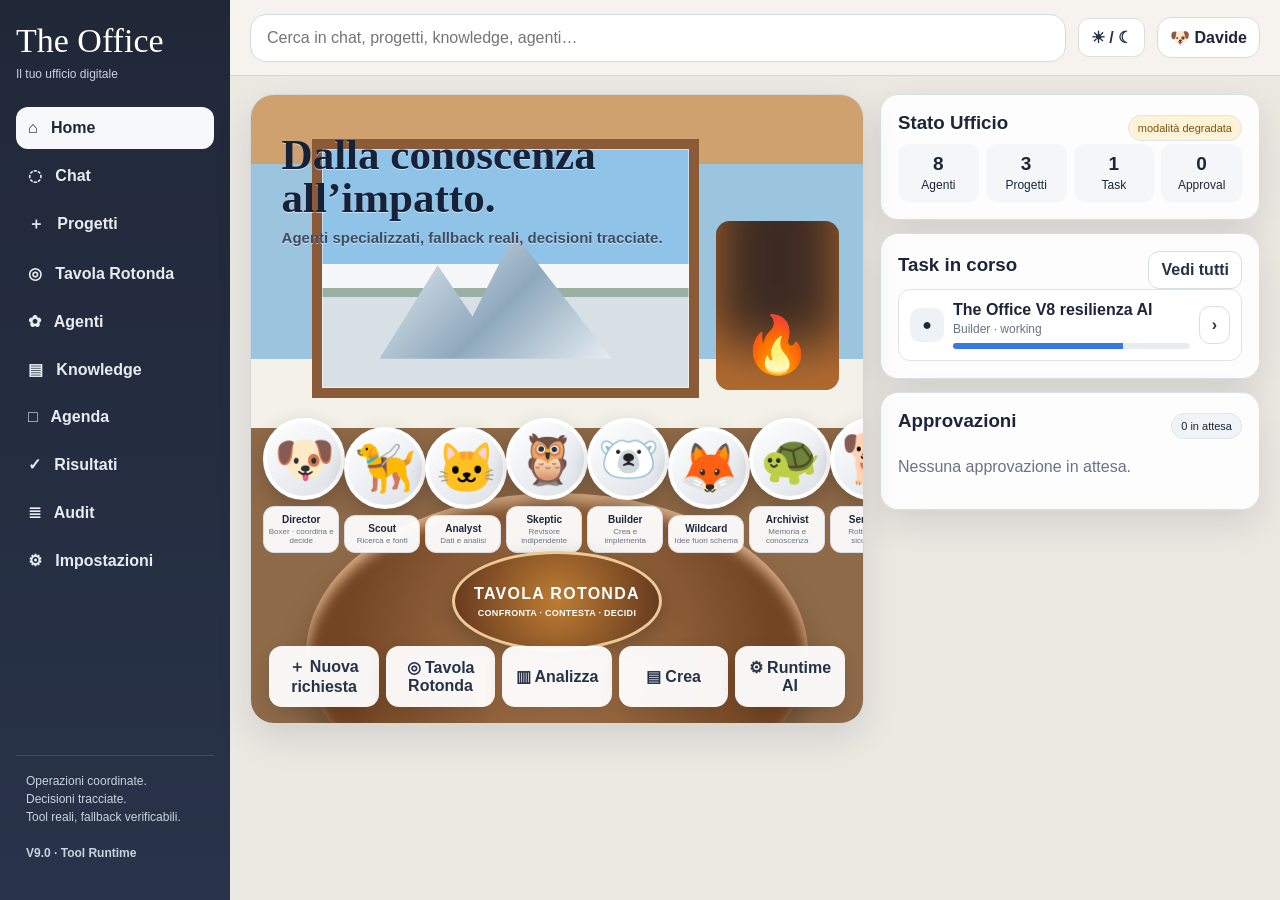
<file: office/index.html>
<!doctype html>
<html lang="it">
<head>
<meta charset="utf-8">
<meta name="viewport" content="width=device-width,initial-scale=1,viewport-fit=cover,maximum-scale=1">
<meta name="theme-color" content="#f4f1eb">
<meta name="apple-mobile-web-app-capable" content="yes">
<meta name="apple-mobile-web-app-status-bar-style" content="default">
<meta name="apple-mobile-web-app-title" content="The Office">
<title>The Office</title>
<link rel="stylesheet" href="styles.css">
<link rel="stylesheet" href="mobile-v7.css">
<link rel="stylesheet" href="mobile-v71.css">
<link rel="stylesheet" href="ai-v8.css">
</head>
<body>
<div class="app">
<aside class="side">
<div class="brand">The Office<small>Il tuo ufficio digitale</small></div>
<nav class="nav" id="nav"></nav>
<div class="foot">Operazioni coordinate.<br>Decisioni tracciate.<br>Tool reali, fallback verificabili.<br><br><b>V9.0 · Tool Runtime</b></div>
</aside>
<section class="shell">
<header class="top">
<div class="search"><input id="globalSearch" placeholder="Cerca in chat, progetti, knowledge, agenti…"></div>
<button class="btn" id="themeBtn">☀︎ / ☾</button>
<div class="profile">🐶 Davide</div>
</header>
<main class="content" id="main">
<div class="card"><h2>The Office</h2><p>Caricamento dell’ufficio…</p></div>
</main>
</section>
</div>
<nav class="mobile" id="mobilebar"></nav>
<div class="toast" id="toast"></div>
<script src="https://js.puter.com/v2/"></script>
<script src="ai-core.js"></script>
<script src="app-v8.js"></script>
<script src="runtime-v82.js"></script>
<script src="runtime-v83.js?v=84"></script>
<script src="runtime-v85.js?v=85"></script>
<script src="runtime-v9.js?v=90"></script>
<script src="mobile-v7.js"></script>
<script src="mobile-v71.js"></script>
</body>
</html>
</file>
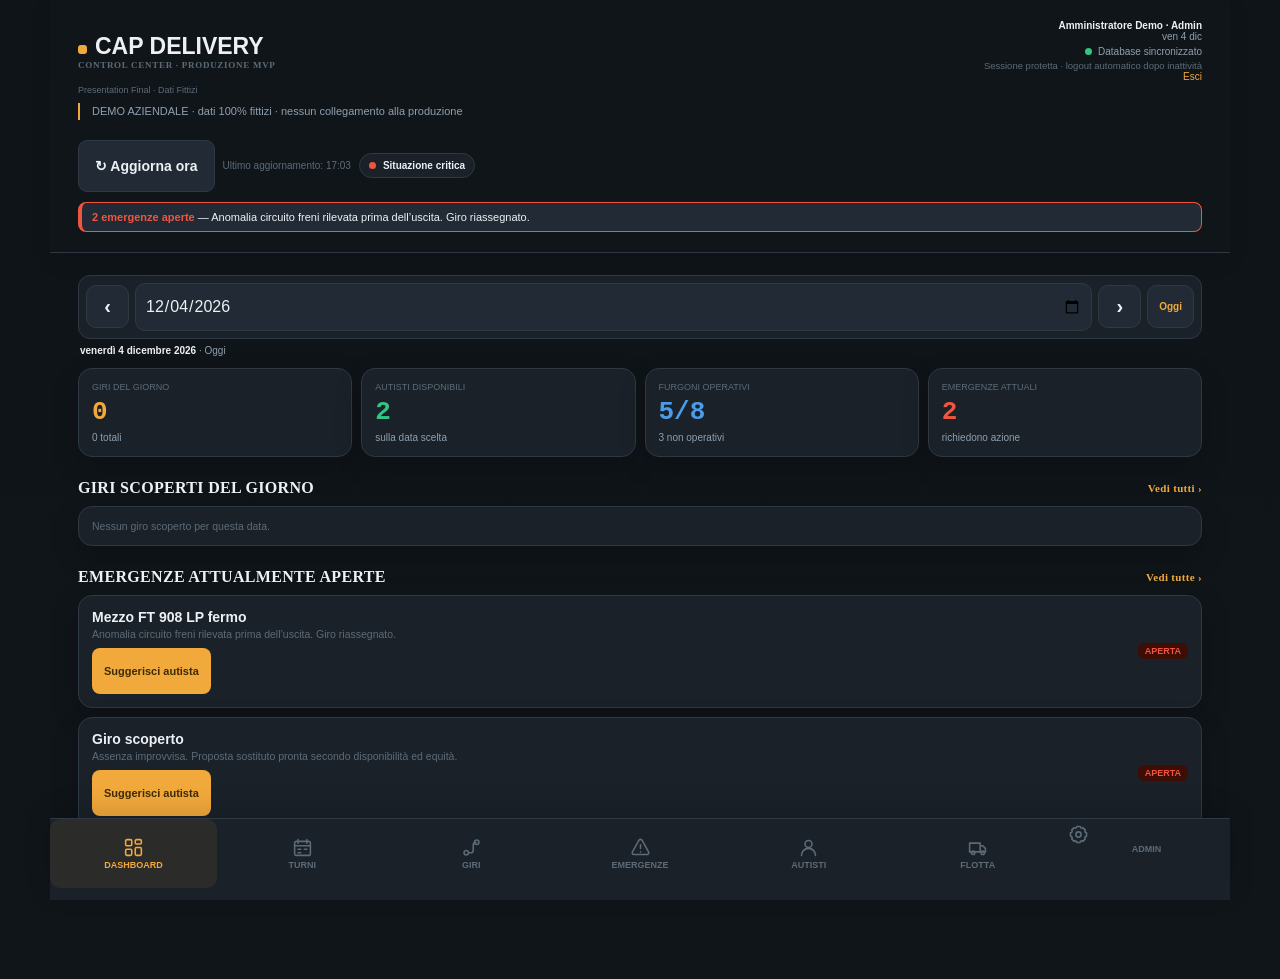
<file: demo.html>
<!DOCTYPE html>
<html lang="it">
<head>
<meta charset="UTF-8">
<meta name="viewport" content="width=device-width,initial-scale=1,maximum-scale=1">
<meta name="theme-color" content="#10151A"><meta name="description" content="CAP Delivery Control — gestione operativa transit point"><meta name="apple-mobile-web-app-capable" content="yes"><meta name="apple-mobile-web-app-status-bar-style" content="black-translucent">
<title>CAP Delivery Control — Presentazione</title>
<style>
:root{--bg:#10151A;--s:#1A2129;--s2:#222B35;--s3:#2A3541;--line:#2E3944;--ink:#EDF1F5;--dim:#8FA0AF;--faint:#5C6B78;--amber:#F2A93B;--green:#33C481;--red:#F0553F;--blue:#4C9BE8;--violet:#9D7FE8;--r:12px}
*{box-sizing:border-box;margin:0;padding:0}html,body{background:var(--bg);color:var(--ink);font-family:-apple-system,BlinkMacSystemFont,"Segoe UI",Roboto,Arial,sans-serif}body{min-height:100vh;display:flex;justify-content:center}button,input,select,textarea{font:inherit}button{cursor:pointer}
#login{width:100%;max-width:480px;min-height:100vh;display:flex;align-items:center;padding:24px}#app{width:100%;max-width:1180px;min-height:100vh;display:none;flex-direction:column}
.loginbox{width:100%}.logo{text-align:center;margin-bottom:28px}.mark{display:inline-block;width:13px;height:13px;background:var(--amber);border-radius:3px;margin-bottom:10px}.logo h1,.brand{font-family:-apple-system,BlinkMacSystemFont,"Segoe UI",Roboto,Arial,sans-serif;font-weight:700;text-transform:uppercase}.logo h1{font-size:30px}.sub{font-size:11px;color:var(--faint);margin-top:4px}
.notice{border-left:2px solid var(--amber);padding-left:12px;color:var(--dim);font-size:11px;line-height:1.5;margin:20px 0}
label{display:block;font-size:10px;text-transform:uppercase;letter-spacing:.06em;color:var(--faint);margin:13px 0 6px}
input,select,textarea{width:100%;background:var(--s2);border:1px solid var(--line);border-radius:9px;color:var(--ink);padding:11px 12px}.btn{border:0;border-radius:10px;padding:11px 14px;font-weight:700}.primary{background:var(--amber);color:#3D2B04;width:100%}.ghost{background:var(--s2);color:var(--ink);border:1px solid var(--line)}.danger{background:transparent;color:var(--red);border:1px solid var(--red)}
.error{color:var(--red);font-size:12px;margin-top:10px;text-align:center;min-height:18px}
.top{position:sticky;top:0;z-index:20;background:var(--bg);border-bottom:1px solid var(--line);padding:16px 18px}.toprow{display:flex;justify-content:space-between;align-items:center;gap:12px}.brand{font-size:23px}.brand small{display:block;font-family:Inter;font-size:9px;color:var(--faint);letter-spacing:.08em}.who{text-align:right;font-size:10px;color:var(--dim)}.who b{color:var(--ink)}
.status{display:flex;align-items:center;gap:6px;justify-content:flex-end;margin-top:4px}.dot{width:7px;height:7px;border-radius:50%;background:var(--green)}.dot.bad{background:var(--red)}.ticker{margin-top:10px;border:1px solid var(--red);border-left:4px solid var(--red);border-radius:8px;padding:8px 10px;font-size:11px;background:var(--s2)}
.main{padding:16px 18px 100px;flex:1}.kpis{display:grid;grid-template-columns:1fr 1fr;gap:9px}.kpi,.card{background:var(--s);border:1px solid var(--line);border-radius:14px}.kpi{padding:13px}.kl{font-size:9px;text-transform:uppercase;color:var(--faint)}.kv{font:700 26px ui-monospace,SFMono-Regular,Menlo,Consolas,monospace;margin-top:5px}.kf{font-size:10px;color:var(--dim);margin-top:5px}.amber{color:var(--amber)}.green{color:var(--green)}.red{color:var(--red)}.blue{color:var(--blue)}
.section{display:flex;justify-content:space-between;align-items:center;margin:22px 0 9px;font:700 16px "Barlow Condensed";text-transform:uppercase}.add{font:600 11px Inter;color:var(--amber);text-transform:none}
.card{padding:13px;margin-bottom:9px}.row{display:flex;align-items:center;gap:10px}.avatar{width:38px;height:38px;border-radius:50%;background:var(--s3);display:flex;align-items:center;justify-content:center;font:700 14px "Barlow Condensed";color:var(--dim);flex:none}.grow{flex:1;min-width:0}.name{font-size:14px;font-weight:600}.meta{font-size:10.5px;color:var(--faint);margin-top:3px}.plate{font:700 14px ui-monospace,SFMono-Regular,Menlo,Consolas,monospace}.badge{font-size:9px;font-weight:700;text-transform:uppercase;padding:3px 7px;border-radius:6px;white-space:nowrap}.ok{background:#04291A;color:var(--green)}.warn{background:#3D2B04;color:var(--amber)}.badgebad{background:#3D0D06;color:var(--red)}.neutral{background:#394552;color:var(--dim)}.vio{background:#1D1440;color:var(--violet)}
.nav{position:fixed;bottom:0;left:50%;transform:translateX(-50%);width:min(1180px,100%);display:flex;background:var(--s);border-top:1px solid var(--line);z-index:30;padding-bottom:env(safe-area-inset-bottom)}.nav div{flex:1;text-align:center;padding:11px 2px 9px;font-size:8px;text-transform:uppercase;color:var(--faint)}.nav .on{color:var(--amber)}
.overlay{position:fixed;inset:0;background:rgba(5,8,10,.78);z-index:50;display:none;align-items:flex-end}.overlay.open{display:flex}.sheet{width:100%;max-height:90vh;overflow:auto;background:var(--s);border-radius:20px 20px 0 0;padding:18px}.sheet h2{font:700 21px "Barlow Condensed";text-transform:uppercase}.sheet .close{float:right;font-size:24px;color:var(--faint)}.formgrid{display:grid;grid-template-columns:1fr;gap:8px}.actions{display:flex;gap:8px;margin-top:15px}.actions button{flex:1}.empty{text-align:center;color:var(--faint);font-size:12px;padding:25px}.toast{position:fixed;left:50%;transform:translateX(-50%);bottom:90px;background:var(--s3);border:1px solid var(--line);border-radius:20px;padding:9px 14px;font-size:11px;opacity:0;transition:.2s;z-index:70;max-width:90%;text-align:center}.toast.show{opacity:1}
.toolbar{display:flex;gap:8px;flex-wrap:wrap;margin-bottom:12px}.toolbar button{font-size:11px}.importbox{background:var(--s);border:1px solid var(--line);border-radius:14px;padding:14px;margin-top:10px}

.controlbar{display:flex;align-items:center;gap:8px;flex-wrap:wrap;margin:12px 0 4px}
.refreshbtn{background:var(--s2);border:1px solid var(--line);color:var(--ink);border-radius:9px;padding:8px 10px;font-size:10.5px;font-weight:700}
.refreshbtn:disabled{opacity:.5}
.updated{font-size:10px;color:var(--faint)}
.situation{display:inline-flex;align-items:center;gap:7px;font-size:10px;font-weight:700;padding:6px 9px;border-radius:999px;border:1px solid var(--line);background:var(--s)}
.situation .sdot{width:7px;height:7px;border-radius:50%;background:var(--green)}
.situation.att .sdot{background:var(--amber)}.situation.crit .sdot{background:var(--red)}
.suggestbox{margin-top:12px}
.suggestrow{display:flex;align-items:center;gap:9px;background:var(--s2);border:1px solid var(--line);border-radius:10px;padding:10px;margin-bottom:8px}
.rank{font:700 11px ui-monospace,SFMono-Regular,Menlo,Consolas,monospace;color:var(--faint);width:16px}
.reason{font-size:9.5px;color:var(--dim);margin-top:3px;line-height:1.35}
.smallbtn{border:0;border-radius:8px;padding:7px 9px;font-size:10px;font-weight:700;background:var(--amber);color:#3D2B04}


:root{--shadow:0 10px 28px rgba(0,0,0,.18)}
body{background:linear-gradient(180deg,#0f1419 0%,#10151A 100%)}
.top{backdrop-filter:saturate(1.1) blur(8px);box-shadow:0 8px 22px rgba(0,0,0,.08)}
.kpi,.card,.importbox{box-shadow:var(--shadow)}
.kpi{transition:transform .15s ease,border-color .15s ease}.kpi:active{transform:scale(.99)}
.card{transition:border-color .15s ease,background .15s ease}.card:hover{border-color:#3a4753}
.section{letter-spacing:.02em}
.nav{box-shadow:0 -8px 24px rgba(0,0,0,.14)}
.nav div{transition:color .15s ease,background .15s ease}.nav div.on{background:rgba(242,169,59,.06)}
.searchbar{display:flex;gap:8px;margin:0 0 12px}.searchbar input{flex:1}.searchbar select{width:auto;min-width:105px}
.pill{display:inline-flex;align-items:center;gap:5px;padding:5px 8px;border:1px solid var(--line);background:var(--s2);border-radius:999px;font-size:9.5px;color:var(--dim)}
.version{font-size:9px;color:var(--faint);margin-top:3px}
.healthgrid{display:grid;grid-template-columns:1fr 1fr;gap:8px;margin-top:10px}
.healthitem{background:var(--s2);border:1px solid var(--line);border-radius:10px;padding:10px}
.healthitem b{display:block;font-size:11px}.healthitem span{font-size:9.5px;color:var(--dim)}
.dangerzone{border:1px dashed rgba(240,85,63,.5);padding:12px;border-radius:12px;margin-top:12px}
.muted{color:var(--faint)}
.readonly-banner{display:none;margin:10px 0 0;padding:8px 10px;border:1px solid var(--line);border-radius:9px;background:var(--s);font-size:10px;color:var(--dim)}
.sessionbar{font-size:9.5px;color:var(--faint);margin-top:3px;text-align:right}

.testreport{margin-top:10px;border:1px solid var(--line);border-radius:12px;overflow:hidden}
.testline{display:flex;justify-content:space-between;gap:10px;padding:9px 11px;border-bottom:1px solid var(--line);font-size:10.5px;background:var(--s2)}
.testline:last-child{border-bottom:0}.testok{color:var(--green);font-weight:700}.testbad{color:var(--red);font-weight:700}.testwait{color:var(--amber);font-weight:700}
.field-error{font-size:10px;color:var(--red);margin-top:5px;display:none}


details.diag{margin-top:12px;border-top:1px solid var(--line);padding-top:10px}
details.diag summary{cursor:pointer;font-size:10px;color:var(--faint);user-select:none}
details.diag[open] summary{color:var(--amber)}
.stale{color:var(--amber)!important}


:root{
  --tap:52px;
  --tap-sm:46px;
}
button,.btn,.smallbtn,.refreshbtn,.nav div,.add,.close,.pill,.shift-opt{
  -webkit-tap-highlight-color:transparent;
  touch-action:manipulation;
}
.btn,.refreshbtn{
  min-height:var(--tap);
  padding:14px 16px;
  font-size:14px;
}
.smallbtn{
  min-height:var(--tap-sm);
  padding:10px 12px;
  font-size:11px;
}
input,select,textarea{
  min-height:48px;
  font-size:16px; /* evita zoom iOS */
}
textarea{min-height:96px}
.nav{
  overflow-x:auto;
  overscroll-behavior-x:contain;
  scrollbar-width:none;
}
.nav::-webkit-scrollbar{display:none}
.nav div{
  min-width:72px;
  min-height:58px;
  display:flex;
  align-items:center;
  justify-content:center;
  padding:10px 8px calc(9px + env(safe-area-inset-bottom));
  flex:1 0 72px;
}
.top{
  padding-top:calc(16px + env(safe-area-inset-top));
}
.main{
  padding-bottom:calc(110px + env(safe-area-inset-bottom));
}
.sheet{
  padding-bottom:calc(22px + env(safe-area-inset-bottom));
}
.resilience-banner{
  display:none;
  margin:10px 0 0;
  padding:10px 12px;
  border-radius:10px;
  border:1px solid var(--amber);
  background:rgba(242,169,59,.08);
  color:var(--amber);
  font-size:10.5px;
  line-height:1.4;
}
.resilience-banner.bad{
  border-color:var(--red);
  background:rgba(240,85,63,.08);
  color:var(--red);
}
.queue-chip{
  display:none;
  font-size:9.5px;
  border:1px solid var(--amber);
  color:var(--amber);
  border-radius:999px;
  padding:5px 8px;
}
.queue-chip.show{display:inline-flex}
@media(max-width:520px){
  .top{padding-left:14px;padding-right:14px}
  .main{padding-left:14px;padding-right:14px}
  .controlbar{align-items:stretch}
  .controlbar .refreshbtn{flex:1 1 145px}
  .situation{min-height:42px}
  .sheet{padding-left:14px;padding-right:14px}
  .actions{flex-direction:column}
  .actions button{width:100%}
  .searchbar{flex-direction:column}
  .searchbar select{width:100%}
  .kpis{grid-template-columns:1fr 1fr}
  .card{padding:14px}
  .row{align-items:flex-start}
}
@media(max-width:380px){
  .kpis{grid-template-columns:1fr}
  .brand{font-size:18px}
  .who{font-size:9px}
  .nav div{min-width:68px;flex-basis:68px}
}

@media(max-width:520px){.brand{font-size:20px}.who{max-width:48%}.controlbar{gap:6px}.refreshbtn{padding:7px 8px}.kpi{padding:12px}.kv{font-size:23px}}

@media(min-width:760px){.top{padding:20px 28px}.main{padding:22px 28px 110px}.kpis{grid-template-columns:repeat(4,1fr)}.formgrid{grid-template-columns:1fr 1fr}}

/* Ultimate Mobile Bar Fix */
.nav{
  padding-bottom:calc(12px + env(safe-area-inset-bottom));
  min-height:82px;
  align-items:stretch;
}
.nav div{
  min-height:68px;
  min-width:78px;
  flex:1 0 78px;
  padding:14px 10px calc(14px + env(safe-area-inset-bottom));
  font-size:10px;
  font-weight:700;
  line-height:1.15;
  border-radius:10px 10px 0 0;
}
.main{
  padding-bottom:calc(140px + env(safe-area-inset-bottom));
}
@media(max-width:520px){
  .nav{
    min-height:88px;
    padding-bottom:calc(14px + env(safe-area-inset-bottom));
  }
  .nav div{
    min-height:72px;
    min-width:82px;
    flex-basis:82px;
    padding:16px 11px calc(16px + env(safe-area-inset-bottom));
    font-size:10.5px;
  }
  .main{
    padding-bottom:calc(152px + env(safe-area-inset-bottom));
  }
}
@media(max-width:390px){
  .nav div{
    min-width:78px;
    flex-basis:78px;
    font-size:10px;
  }
}


/* Final Production 5.0 — mobile/timeline/navigation */
html{-webkit-text-size-adjust:100%;text-size-adjust:100%;overscroll-behavior:none}
body{overflow-x:hidden}
.main,.sheet{-webkit-overflow-scrolling:touch;overscroll-behavior-y:contain}
button,.nav div{touch-action:manipulation}
.datebar{display:flex;align-items:center;gap:6px;margin:0 0 5px;padding:7px;background:var(--s);border:1px solid var(--line);border-radius:12px}
.datebar button{width:43px;height:43px;flex:none;border:1px solid var(--line);background:var(--s2);color:var(--ink);border-radius:10px;font-weight:800;font-size:20px}
.datebar .todaybtn{width:auto;padding:0 11px;font-size:10px;color:var(--amber)}
.datebar input[type=date]{height:43px;min-width:0;flex:1;background:var(--s2);border:1px solid var(--line);color:var(--ink);border-radius:10px;padding:7px 9px;font-size:16px}
.datecaption{font-size:10px;color:var(--dim);margin:6px 2px 12px}.datecaption b{color:var(--ink)}
.nav{gap:2px;overflow:visible}.nav div{display:flex;flex-direction:column;align-items:center;justify-content:center;gap:3px;min-width:58px;min-height:58px;padding:5px 5px!important;font-size:9px!important;line-height:1.05}
.nav .navico{width:21px;height:21px;display:block;fill:none;stroke:currentColor;stroke-width:1.8;stroke-linecap:round;stroke-linejoin:round}
.nav div.on{color:var(--amber);background:rgba(242,169,59,.08);border-radius:10px}
.import-status{font-size:10px;color:var(--dim);line-height:1.4;margin-top:9px;min-height:14px}
@media(max-width:600px){.main{padding-bottom:calc(108px + env(safe-area-inset-bottom))}.nav{padding-bottom:calc(7px + env(safe-area-inset-bottom));min-height:72px}.top{padding-left:12px;padding-right:12px}.main{padding-left:12px;padding-right:12px}}
@media(prefers-reduced-motion:reduce){*,*::before,*::after{animation:none!important;transition:none!important;scroll-behavior:auto!important}}

</style>
</head>
<body>
<div id="login" style="display:none">
  <div class="loginbox">
    <div class="logo"><span class="mark"></span><h1>CAP Delivery Control</h1><div class="sub">Control Center</div></div>
    <div class="notice">Accesso collegato al backend CAP Delivery. Le modifiche vengono salvate nel database centrale.</div>
    <label>Utente</label>
    <input id="login-name" type="text" autocomplete="username" placeholder="Nome utente" value="Amministratore">
    <label>PIN</label><input id="login-pin" type="password" inputmode="numeric" maxlength="12" autocomplete="current-password" placeholder="••••">
    <button id="login-btn" class="btn primary" style="margin-top:14px" onclick="login()">Accedi</button>
    <div id="login-error" class="error"></div>
  </div>
</div>

<div id="app" style="display:flex">
  <div class="top">
    <div class="toprow"><div class="brand"><span class="mark" style="width:9px;height:9px;margin:0 8px 0 0"></span>CAP Delivery<small>Control Center · produzione MVP</small></div><div class="who"><b id="who"></b><br><span id="today"></span><div class="status"><span id="api-dot" class="dot"></span><span id="api-status">Backend online</span></div><div class="sessionbar" id="sessionbar"></div><span onclick="logout()" style="color:var(--amber);cursor:pointer">Esci</span></div></div>
    <div class="version">Presentation Final · Dati Fittizi</div><div class="notice" style="margin-top:8px">DEMO AZIENDALE · dati 100% fittizi · nessun collegamento alla produzione</div>
    <div class="readonly-banner" id="readonly-banner">Modalità sola lettura: puoi consultare i dati ma non modificarli.</div>
    <div class="controlbar">
      <button class="refreshbtn" id="refresh-btn" onclick="manualRefresh()">↻ Aggiorna ora</button>
      <span class="updated" id="last-updated">Ultimo aggiornamento: —</span>
      <span class="situation" id="situation"><span class="sdot"></span><span id="situation-label">Situazione OK</span></span>
      <span class="queue-chip" id="queue-chip">0 modifiche in coda</span>
    </div>
    <div class="resilience-banner" id="resilience-banner"></div>
    <div id="ticker" class="ticker" style="display:none"></div>
  </div>
  
<div id="main" class="main">
  <div class="datebar">
    <button type="button" aria-label="Giorno precedente">‹</button>
    <input type="date" value="2026-08-18">
    <button type="button" aria-label="Giorno successivo">›</button>
    <button class="todaybtn" type="button">Oggi</button>
  </div>
  <div class="datecaption"><b>martedì 18 agosto 2026</b> · Oggi</div>
  <div class="kpis">
    <div class="kpi"><div class="kl">Giri del giorno</div><div class="kv amber">8</div><div class="kf">8 totali</div></div>
    <div class="kpi"><div class="kl">Autisti disponibili</div><div class="kv green">2</div><div class="kf">12 in organico</div></div>
    <div class="kpi"><div class="kl">Furgoni operativi</div><div class="kv blue">5/8</div><div class="kf">3 non operativi</div></div>
    <div class="kpi"><div class="kl">Emergenze aperte</div><div class="kv red">2</div><div class="kf">situazione attuale</div></div>
  </div>
  <div class="section">Giri scoperti del giorno</div>
  <div class="card">
    <div class="row">
      <div class="grow"><div class="name">GR-107 · San Giuliano Terme</div><div class="meta">14:00 - 18:30 · Nessun autista assegnato</div></div>
      <span class="badge badgebad">scoperto</span>
    </div>
  </div>
  <div class="section">Emergenze attualmente aperte</div>
  <div class="card">
    <div class="row">
      <div class="grow"><div class="name">Mezzo FT 908 LP fermo</div><div class="meta">Anomalia circuito freni rilevata prima dell’uscita. Giro riassegnato.</div></div>
      <span class="badge badgebad">Aperta</span>
    </div>
  </div>
  <div class="card">
    <div class="row">
      <div class="grow"><div class="name">Giro scoperto</div><div class="meta">Assenza improvvisa. Proposta sostituto pronta secondo disponibilità ed equità.</div></div>
      <span class="badge badgebad">Aperta</span>
    </div>
  </div>
</div>

  <div class="nav" id="nav">
    <div data-tab="dashboard" onclick="go('dashboard')"><svg class="navico" viewBox="0 0 24 24"><rect x="3" y="3" width="7" height="7" rx="1.5"/><rect x="14" y="3" width="7" height="5" rx="1.5"/><rect x="14" y="12" width="7" height="9" rx="1.5"/><rect x="3" y="14" width="7" height="7" rx="1.5"/></svg><span>Dashboard</span></div>
    <div data-tab="turni" onclick="go('turni')"><svg class="navico" viewBox="0 0 24 24"><rect x="3" y="5" width="18" height="16" rx="2"/><path d="M7 3v4M17 3v4M3 10h18M7 14h3M14 14h3M7 18h3"/></svg><span>Turni</span></div>
    <div data-tab="giri" onclick="go('giri')"><svg class="navico" viewBox="0 0 24 24"><circle cx="6" cy="18" r="2.5"/><circle cx="18" cy="6" r="2.5"/><path d="M8.5 18H11a3 3 0 0 0 3-3V9a3 3 0 0 1 3-3h-1"/></svg><span>Giri</span></div>
    <div data-tab="emergenze" onclick="go('emergenze')"><svg class="navico" viewBox="0 0 24 24"><path d="M10.3 3.7 2.8 17a2 2 0 0 0 1.7 3h15a2 2 0 0 0 1.7-3L13.7 3.7a2 2 0 0 0-3.4 0Z"/><path d="M12 9v4M12 17h.01"/></svg><span>Emergenze</span></div>
    <div data-tab="autisti" onclick="go('autisti')"><svg class="navico" viewBox="0 0 24 24"><circle cx="12" cy="8" r="4"/><path d="M4 21a8 8 0 0 1 16 0"/></svg><span>Autisti</span></div>
    <div data-tab="flotta" onclick="go('flotta')"><svg class="navico" viewBox="0 0 24 24"><path d="M3 7h12v10H3zM15 10h3l3 3v4h-6z"/><circle cx="7" cy="18" r="2"/><circle cx="18" cy="18" r="2"/></svg><span>Flotta</span></div>
    <div data-tab="admin" id="admin-nav" onclick="go('admin')"><svg class="navico" viewBox="0 0 24 24"><circle cx="12" cy="12" r="3"/><path d="M19.4 15a1.7 1.7 0 0 0 .3 1.9l.1.1-2.8 2.8-.1-.1a1.7 1.7 0 0 0-1.9-.3 1.7 1.7 0 0 0-1 1.6v.2h-4v-.2a1.7 1.7 0 0 0-1-1.6 1.7 1.7 0 0 0-1.9.3l-.1.1L4.2 17l.1-.1a1.7 1.7 0 0 0 .3-1.9A1.7 1.7 0 0 0 3 14H2.8v-4H3a1.7 1.7 0 0 0 1.6-1 1.7 1.7 0 0 0-.3-1.9L4.2 7 7 4.2l.1.1a1.7 1.7 0 0 0 1.9.3 1.7 1.7 0 0 0 1-1.6v-.2h4V3a1.7 1.7 0 0 0 1 1.6 1.7 1.7 0 0 0 1.9-.3l.1-.1L19.8 7l-.1.1a1.7 1.7 0 0 0-.3 1.9 1.7 1.7 0 0 0 1.6 1h.2v4H21a1.7 1.7 0 0 0-1.6 1Z"/></svg><span>Admin</span></div>
  </div>
</div>

<div class="overlay" id="overlay" onclick="if(event.target.id==='overlay')closeSheet()"><div class="sheet" id="sheet"></div></div>
<div class="toast" id="toast"></div>

<script>

const DEMO_MODE=true;
const DEMO_DB={"drivers":[{"id":"d1","name":"Luca Ferri","initials":"LF","phone":"333 100 2101","email":"demo1@example.invalid","shift":"AM","double_ok":true,"extra_hours":4,"status":"in_servizio","notes":"[PLANNING AUTISTI] 18/07 R.C | 19/07 PANE | 20/07 BY LIVE | 21/07 ORE | 22/07 ARI | 23/07 7:30 LOCKER 1+3 | 24/07 12:00 LOCKER-2-3 | 25/07 DISPONIBILITÀ | 26/07 GIRO AM | 27/07 GIRO PM | 28/07 DOPPIO | 29/07 R.C | 30/07 PANE | 31/07 BY LIVE | 01/08 ORE | 02/08 ARI | 03/08 7:30 LOCKER 1+3 | 04/08 12:00 LOCKER-2-3 | 05/08 DISPONIBILITÀ | 06/08 GIRO AM | 07/08 GIRO PM | 08/08 DOPPIO | 09/08 R.C | 10/08 PANE | 11/08 BY LIVE | 12/08 ORE | 13/08 ARI | 14/08 7:30 LOCKER 1+3 | 15/08 12:00 LOCKER-2-3 | 16/08 DISPONIBILITÀ | 17/08 GIRO AM | 18/08 GIRO PM | 19/08 DOPPIO | 20/08 R.C | 21/08 PANE | 22/08 BY LIVE | 23/08 ORE | 24/08 ARI | 25/08 7:30 LOCKER 1+3 | 26/08 12:00 LOCKER-2-3 | 27/08 DISPONIBILITÀ | 28/08 GIRO AM | 29/08 GIRO PM | 30/08 DOPPIO | 31/08 R.C | 01/09 PANE | 02/09 BY LIVE | 03/09 ORE | 04/09 ARI | 05/09 7:30 LOCKER 1+3 | 06/09 12:00 LOCKER-2-3 | 07/09 DISPONIBILITÀ | 08/09 GIRO AM | 09/09 GIRO PM | 10/09 DOPPIO | 11/09 R.C | 12/09 PANE | 13/09 BY LIVE | 14/09 ORE | 15/09 ARI | 16/09 7:30 LOCKER 1+3 | 17/09 12:00 LOCKER-2-3 | 18/09 DISPONIBILITÀ"},{"id":"d2","name":"Marco Belli","initials":"MB","phone":"333 100 2102","email":"demo2@example.invalid","shift":"PM","double_ok":true,"extra_hours":2,"status":"in_servizio","notes":"[PLANNING AUTISTI] 18/07 PANE | 19/07 BY LIVE | 20/07 ORE | 21/07 ARI | 22/07 7:30 LOCKER 1+3 | 23/07 12:00 LOCKER-2-3 | 24/07 DISPONIBILITÀ | 25/07 GIRO AM | 26/07 GIRO PM | 27/07 DOPPIO | 28/07 R.C | 29/07 PANE | 30/07 BY LIVE | 31/07 ORE | 01/08 ARI | 02/08 7:30 LOCKER 1+3 | 03/08 12:00 LOCKER-2-3 | 04/08 DISPONIBILITÀ | 05/08 GIRO AM | 06/08 GIRO PM | 07/08 DOPPIO | 08/08 R.C | 09/08 PANE | 10/08 BY LIVE | 11/08 ORE | 12/08 ARI | 13/08 7:30 LOCKER 1+3 | 14/08 12:00 LOCKER-2-3 | 15/08 DISPONIBILITÀ | 16/08 GIRO AM | 17/08 GIRO PM | 18/08 DOPPIO | 19/08 R.C | 20/08 PANE | 21/08 BY LIVE | 22/08 ORE | 23/08 ARI | 24/08 7:30 LOCKER 1+3 | 25/08 12:00 LOCKER-2-3 | 26/08 DISPONIBILITÀ | 27/08 GIRO AM | 28/08 GIRO PM | 29/08 DOPPIO | 30/08 R.C | 31/08 PANE | 01/09 BY LIVE | 02/09 ORE | 03/09 ARI | 04/09 7:30 LOCKER 1+3 | 05/09 12:00 LOCKER-2-3 | 06/09 DISPONIBILITÀ | 07/09 GIRO AM | 08/09 GIRO PM | 09/09 DOPPIO | 10/09 R.C | 11/09 PANE | 12/09 BY LIVE | 13/09 ORE | 14/09 ARI | 15/09 7:30 LOCKER 1+3 | 16/09 12:00 LOCKER-2-3 | 17/09 DISPONIBILITÀ | 18/09 GIRO AM"},{"id":"d3","name":"Simone Gori","initials":"SG","phone":"333 100 2103","email":"demo3@example.invalid","shift":"DOPPIO","double_ok":true,"extra_hours":7.5,"status":"in_servizio","notes":"[PLANNING AUTISTI] 18/07 BY LIVE | 19/07 ORE | 20/07 ARI | 21/07 7:30 LOCKER 1+3 | 22/07 12:00 LOCKER-2-3 | 23/07 DISPONIBILITÀ | 24/07 GIRO AM | 25/07 GIRO PM | 26/07 DOPPIO | 27/07 R.C | 28/07 PANE | 29/07 BY LIVE | 30/07 ORE | 31/07 ARI | 01/08 7:30 LOCKER 1+3 | 02/08 12:00 LOCKER-2-3 | 03/08 DISPONIBILITÀ | 04/08 GIRO AM | 05/08 GIRO PM | 06/08 DOPPIO | 07/08 R.C | 08/08 PANE | 09/08 BY LIVE | 10/08 ORE | 11/08 ARI | 12/08 7:30 LOCKER 1+3 | 13/08 12:00 LOCKER-2-3 | 14/08 DISPONIBILITÀ | 15/08 GIRO AM | 16/08 GIRO PM | 17/08 DOPPIO | 18/08 R.C | 19/08 PANE | 20/08 BY LIVE | 21/08 ORE | 22/08 ARI | 23/08 7:30 LOCKER 1+3 | 24/08 12:00 LOCKER-2-3 | 25/08 DISPONIBILITÀ | 26/08 GIRO AM | 27/08 GIRO PM | 28/08 DOPPIO | 29/08 R.C | 30/08 PANE | 31/08 BY LIVE | 01/09 ORE | 02/09 ARI | 03/09 7:30 LOCKER 1+3 | 04/09 12:00 LOCKER-2-3 | 05/09 DISPONIBILITÀ | 06/09 GIRO AM | 07/09 GIRO PM | 08/09 DOPPIO | 09/09 R.C | 10/09 PANE | 11/09 BY LIVE | 12/09 ORE | 13/09 ARI | 14/09 7:30 LOCKER 1+3 | 15/09 12:00 LOCKER-2-3 | 16/09 DISPONIBILITÀ | 17/09 GIRO AM | 18/09 GIRO PM"},{"id":"d4","name":"Andrea Neri","initials":"AN","phone":"333 100 2104","email":"demo4@example.invalid","shift":"RIPOSO","double_ok":false,"extra_hours":0,"status":"disponibile","notes":"[PLANNING AUTISTI] 18/07 ORE | 19/07 ARI | 20/07 7:30 LOCKER 1+3 | 21/07 12:00 LOCKER-2-3 | 22/07 DISPONIBILITÀ | 23/07 GIRO AM | 24/07 GIRO PM | 25/07 DOPPIO | 26/07 R.C | 27/07 PANE | 28/07 BY LIVE | 29/07 ORE | 30/07 ARI | 31/07 7:30 LOCKER 1+3 | 01/08 12:00 LOCKER-2-3 | 02/08 DISPONIBILITÀ | 03/08 GIRO AM | 04/08 GIRO PM | 05/08 DOPPIO | 06/08 R.C | 07/08 PANE | 08/08 BY LIVE | 09/08 ORE | 10/08 ARI | 11/08 7:30 LOCKER 1+3 | 12/08 12:00 LOCKER-2-3 | 13/08 DISPONIBILITÀ | 14/08 GIRO AM | 15/08 GIRO PM | 16/08 DOPPIO | 17/08 R.C | 18/08 PANE | 19/08 BY LIVE | 20/08 ORE | 21/08 ARI | 22/08 7:30 LOCKER 1+3 | 23/08 12:00 LOCKER-2-3 | 24/08 DISPONIBILITÀ | 25/08 GIRO AM | 26/08 GIRO PM | 27/08 DOPPIO | 28/08 R.C | 29/08 PANE | 30/08 BY LIVE | 31/08 ORE | 01/09 ARI | 02/09 7:30 LOCKER 1+3 | 03/09 12:00 LOCKER-2-3 | 04/09 DISPONIBILITÀ | 05/09 GIRO AM | 06/09 GIRO PM | 07/09 DOPPIO | 08/09 R.C | 09/09 PANE | 10/09 BY LIVE | 11/09 ORE | 12/09 ARI | 13/09 7:30 LOCKER 1+3 | 14/09 12:00 LOCKER-2-3 | 15/09 DISPONIBILITÀ | 16/09 GIRO AM | 17/09 GIRO PM | 18/09 DOPPIO"},{"id":"d5","name":"Davide Conti","initials":"DC","phone":"333 100 2105","email":"demo5@example.invalid","shift":"AM","double_ok":true,"extra_hours":3,"status":"in_servizio","notes":"[PLANNING AUTISTI] 18/07 ARI | 19/07 7:30 LOCKER 1+3 | 20/07 12:00 LOCKER-2-3 | 21/07 DISPONIBILITÀ | 22/07 GIRO AM | 23/07 GIRO PM | 24/07 DOPPIO | 25/07 R.C | 26/07 PANE | 27/07 BY LIVE | 28/07 ORE | 29/07 ARI | 30/07 7:30 LOCKER 1+3 | 31/07 12:00 LOCKER-2-3 | 01/08 DISPONIBILITÀ | 02/08 GIRO AM | 03/08 GIRO PM | 04/08 DOPPIO | 05/08 R.C | 06/08 PANE | 07/08 BY LIVE | 08/08 ORE | 09/08 ARI | 10/08 7:30 LOCKER 1+3 | 11/08 12:00 LOCKER-2-3 | 12/08 DISPONIBILITÀ | 13/08 GIRO AM | 14/08 GIRO PM | 15/08 DOPPIO | 16/08 R.C | 17/08 PANE | 18/08 BY LIVE | 19/08 ORE | 20/08 ARI | 21/08 7:30 LOCKER 1+3 | 22/08 12:00 LOCKER-2-3 | 23/08 DISPONIBILITÀ | 24/08 GIRO AM | 25/08 GIRO PM | 26/08 DOPPIO | 27/08 R.C | 28/08 PANE | 29/08 BY LIVE | 30/08 ORE | 31/08 ARI | 01/09 7:30 LOCKER 1+3 | 02/09 12:00 LOCKER-2-3 | 03/09 DISPONIBILITÀ | 04/09 GIRO AM | 05/09 GIRO PM | 06/09 DOPPIO | 07/09 R.C | 08/09 PANE | 09/09 BY LIVE | 10/09 ORE | 11/09 ARI | 12/09 7:30 LOCKER 1+3 | 13/09 12:00 LOCKER-2-3 | 14/09 DISPONIBILITÀ | 15/09 GIRO AM | 16/09 GIRO PM | 17/09 DOPPIO | 18/09 R.C"},{"id":"d6","name":"Matteo Riva","initials":"MR","phone":"333 100 2106","email":"demo6@example.invalid","shift":"FERIE","double_ok":false,"extra_hours":1,"status":"assente","notes":"[PLANNING AUTISTI] 18/07 7:30 LOCKER 1+3 | 19/07 12:00 LOCKER-2-3 | 20/07 DISPONIBILITÀ | 21/07 GIRO AM | 22/07 GIRO PM | 23/07 DOPPIO | 24/07 R.C | 25/07 PANE | 26/07 BY LIVE | 27/07 ORE | 28/07 ARI | 29/07 7:30 LOCKER 1+3 | 30/07 12:00 LOCKER-2-3 | 31/07 DISPONIBILITÀ | 01/08 GIRO AM | 02/08 GIRO PM | 03/08 DOPPIO | 04/08 R.C | 05/08 PANE | 06/08 BY LIVE | 07/08 ORE | 08/08 ARI | 09/08 7:30 LOCKER 1+3 | 10/08 12:00 LOCKER-2-3 | 11/08 DISPONIBILITÀ | 12/08 GIRO AM | 13/08 GIRO PM | 14/08 DOPPIO | 15/08 R.C | 16/08 PANE | 17/08 BY LIVE | 18/08 ORE | 19/08 ARI | 20/08 7:30 LOCKER 1+3 | 21/08 12:00 LOCKER-2-3 | 22/08 DISPONIBILITÀ | 23/08 GIRO AM | 24/08 GIRO PM | 25/08 DOPPIO | 26/08 R.C | 27/08 PANE | 28/08 BY LIVE | 29/08 ORE | 30/08 ARI | 31/08 7:30 LOCKER 1+3 | 01/09 12:00 LOCKER-2-3 | 02/09 DISPONIBILITÀ | 03/09 GIRO AM | 04/09 GIRO PM | 05/09 DOPPIO | 06/09 R.C | 07/09 PANE | 08/09 BY LIVE | 09/09 ORE | 10/09 ARI | 11/09 7:30 LOCKER 1+3 | 12/09 12:00 LOCKER-2-3 | 13/09 DISPONIBILITÀ | 14/09 GIRO AM | 15/09 GIRO PM | 16/09 DOPPIO | 17/09 R.C | 18/09 PANE"},{"id":"d7","name":"Alessio Moretti","initials":"AM","phone":"333 100 2107","email":"demo7@example.invalid","shift":"PM","double_ok":true,"extra_hours":5,"status":"in_servizio","notes":"[PLANNING AUTISTI] 18/07 12:00 LOCKER-2-3 | 19/07 DISPONIBILITÀ | 20/07 GIRO AM | 21/07 GIRO PM | 22/07 DOPPIO | 23/07 R.C | 24/07 PANE | 25/07 BY LIVE | 26/07 ORE | 27/07 ARI | 28/07 7:30 LOCKER 1+3 | 29/07 12:00 LOCKER-2-3 | 30/07 DISPONIBILITÀ | 31/07 GIRO AM | 01/08 GIRO PM | 02/08 DOPPIO | 03/08 R.C | 04/08 PANE | 05/08 BY LIVE | 06/08 ORE | 07/08 ARI | 08/08 7:30 LOCKER 1+3 | 09/08 12:00 LOCKER-2-3 | 10/08 DISPONIBILITÀ | 11/08 GIRO AM | 12/08 GIRO PM | 13/08 DOPPIO | 14/08 R.C | 15/08 PANE | 16/08 BY LIVE | 17/08 ORE | 18/08 ARI | 19/08 7:30 LOCKER 1+3 | 20/08 12:00 LOCKER-2-3 | 21/08 DISPONIBILITÀ | 22/08 GIRO AM | 23/08 GIRO PM | 24/08 DOPPIO | 25/08 R.C | 26/08 PANE | 27/08 BY LIVE | 28/08 ORE | 29/08 ARI | 30/08 7:30 LOCKER 1+3 | 31/08 12:00 LOCKER-2-3 | 01/09 DISPONIBILITÀ | 02/09 GIRO AM | 03/09 GIRO PM | 04/09 DOPPIO | 05/09 R.C | 06/09 PANE | 07/09 BY LIVE | 08/09 ORE | 09/09 ARI | 10/09 7:30 LOCKER 1+3 | 11/09 12:00 LOCKER-2-3 | 12/09 DISPONIBILITÀ | 13/09 GIRO AM | 14/09 GIRO PM | 15/09 DOPPIO | 16/09 R.C | 17/09 PANE | 18/09 BY LIVE"},{"id":"d8","name":"Fabio Serra","initials":"FS","phone":"333 100 2108","email":"demo8@example.invalid","shift":"MALATTIA","double_ok":false,"extra_hours":0,"status":"assente","notes":"[PLANNING AUTISTI] 18/07 DISPONIBILITÀ | 19/07 GIRO AM | 20/07 GIRO PM | 21/07 DOPPIO | 22/07 R.C | 23/07 PANE | 24/07 BY LIVE | 25/07 ORE | 26/07 ARI | 27/07 7:30 LOCKER 1+3 | 28/07 12:00 LOCKER-2-3 | 29/07 DISPONIBILITÀ | 30/07 GIRO AM | 31/07 GIRO PM | 01/08 DOPPIO | 02/08 R.C | 03/08 PANE | 04/08 BY LIVE | 05/08 ORE | 06/08 ARI | 07/08 7:30 LOCKER 1+3 | 08/08 12:00 LOCKER-2-3 | 09/08 DISPONIBILITÀ | 10/08 GIRO AM | 11/08 GIRO PM | 12/08 DOPPIO | 13/08 R.C | 14/08 PANE | 15/08 BY LIVE | 16/08 ORE | 17/08 ARI | 18/08 7:30 LOCKER 1+3 | 19/08 12:00 LOCKER-2-3 | 20/08 DISPONIBILITÀ | 21/08 GIRO AM | 22/08 GIRO PM | 23/08 DOPPIO | 24/08 R.C | 25/08 PANE | 26/08 BY LIVE | 27/08 ORE | 28/08 ARI | 29/08 7:30 LOCKER 1+3 | 30/08 12:00 LOCKER-2-3 | 31/08 DISPONIBILITÀ | 01/09 GIRO AM | 02/09 GIRO PM | 03/09 DOPPIO | 04/09 R.C | 05/09 PANE | 06/09 BY LIVE | 07/09 ORE | 08/09 ARI | 09/09 7:30 LOCKER 1+3 | 10/09 12:00 LOCKER-2-3 | 11/09 DISPONIBILITÀ | 12/09 GIRO AM | 13/09 GIRO PM | 14/09 DOPPIO | 15/09 R.C | 16/09 PANE | 17/09 BY LIVE | 18/09 ORE"},{"id":"d9","name":"Nicola Greco","initials":"NG","phone":"333 100 2109","email":"demo9@example.invalid","shift":"AM","double_ok":true,"extra_hours":1.5,"status":"in_servizio","notes":"[PLANNING AUTISTI] 18/07 GIRO AM | 19/07 GIRO PM | 20/07 DOPPIO | 21/07 R.C | 22/07 PANE | 23/07 BY LIVE | 24/07 ORE | 25/07 ARI | 26/07 7:30 LOCKER 1+3 | 27/07 12:00 LOCKER-2-3 | 28/07 DISPONIBILITÀ | 29/07 GIRO AM | 30/07 GIRO PM | 31/07 DOPPIO | 01/08 R.C | 02/08 PANE | 03/08 BY LIVE | 04/08 ORE | 05/08 ARI | 06/08 7:30 LOCKER 1+3 | 07/08 12:00 LOCKER-2-3 | 08/08 DISPONIBILITÀ | 09/08 GIRO AM | 10/08 GIRO PM | 11/08 DOPPIO | 12/08 R.C | 13/08 PANE | 14/08 BY LIVE | 15/08 ORE | 16/08 ARI | 17/08 7:30 LOCKER 1+3 | 18/08 12:00 LOCKER-2-3 | 19/08 DISPONIBILITÀ | 20/08 GIRO AM | 21/08 GIRO PM | 22/08 DOPPIO | 23/08 R.C | 24/08 PANE | 25/08 BY LIVE | 26/08 ORE | 27/08 ARI | 28/08 7:30 LOCKER 1+3 | 29/08 12:00 LOCKER-2-3 | 30/08 DISPONIBILITÀ | 31/08 GIRO AM | 01/09 GIRO PM | 02/09 DOPPIO | 03/09 R.C | 04/09 PANE | 05/09 BY LIVE | 06/09 ORE | 07/09 ARI | 08/09 7:30 LOCKER 1+3 | 09/09 12:00 LOCKER-2-3 | 10/09 DISPONIBILITÀ | 11/09 GIRO AM | 12/09 GIRO PM | 13/09 DOPPIO | 14/09 R.C | 15/09 PANE | 16/09 BY LIVE | 17/09 ORE | 18/09 ARI"},{"id":"d10","name":"Pietro Sala","initials":"PS","phone":"333 100 2110","email":"demo10@example.invalid","shift":"PM","double_ok":false,"extra_hours":0,"status":"in_servizio","notes":"[PLANNING AUTISTI] 18/07 GIRO PM | 19/07 DOPPIO | 20/07 R.C | 21/07 PANE | 22/07 BY LIVE | 23/07 ORE | 24/07 ARI | 25/07 7:30 LOCKER 1+3 | 26/07 12:00 LOCKER-2-3 | 27/07 DISPONIBILITÀ | 28/07 GIRO AM | 29/07 GIRO PM | 30/07 DOPPIO | 31/07 R.C | 01/08 PANE | 02/08 BY LIVE | 03/08 ORE | 04/08 ARI | 05/08 7:30 LOCKER 1+3 | 06/08 12:00 LOCKER-2-3 | 07/08 DISPONIBILITÀ | 08/08 GIRO AM | 09/08 GIRO PM | 10/08 DOPPIO | 11/08 R.C | 12/08 PANE | 13/08 BY LIVE | 14/08 ORE | 15/08 ARI | 16/08 7:30 LOCKER 1+3 | 17/08 12:00 LOCKER-2-3 | 18/08 DISPONIBILITÀ | 19/08 GIRO AM | 20/08 GIRO PM | 21/08 DOPPIO | 22/08 R.C | 23/08 PANE | 24/08 BY LIVE | 25/08 ORE | 26/08 ARI | 27/08 7:30 LOCKER 1+3 | 28/08 12:00 LOCKER-2-3 | 29/08 DISPONIBILITÀ | 30/08 GIRO AM | 31/08 GIRO PM | 01/09 DOPPIO | 02/09 R.C | 03/09 PANE | 04/09 BY LIVE | 05/09 ORE | 06/09 ARI | 07/09 7:30 LOCKER 1+3 | 08/09 12:00 LOCKER-2-3 | 09/09 DISPONIBILITÀ | 10/09 GIRO AM | 11/09 GIRO PM | 12/09 DOPPIO | 13/09 R.C | 14/09 PANE | 15/09 BY LIVE | 16/09 ORE | 17/09 ARI | 18/09 7:30 LOCKER 1+3"},{"id":"d11","name":"Giacomo Fontana","initials":"GF","phone":"333 100 2111","email":"demo11@example.invalid","shift":"RIPOSO","double_ok":true,"extra_hours":2,"status":"disponibile","notes":"[PLANNING AUTISTI] 18/07 DOPPIO | 19/07 R.C | 20/07 PANE | 21/07 BY LIVE | 22/07 ORE | 23/07 ARI | 24/07 7:30 LOCKER 1+3 | 25/07 12:00 LOCKER-2-3 | 26/07 DISPONIBILITÀ | 27/07 GIRO AM | 28/07 GIRO PM | 29/07 DOPPIO | 30/07 R.C | 31/07 PANE | 01/08 BY LIVE | 02/08 ORE | 03/08 ARI | 04/08 7:30 LOCKER 1+3 | 05/08 12:00 LOCKER-2-3 | 06/08 DISPONIBILITÀ | 07/08 GIRO AM | 08/08 GIRO PM | 09/08 DOPPIO | 10/08 R.C | 11/08 PANE | 12/08 BY LIVE | 13/08 ORE | 14/08 ARI | 15/08 7:30 LOCKER 1+3 | 16/08 12:00 LOCKER-2-3 | 17/08 DISPONIBILITÀ | 18/08 GIRO AM | 19/08 GIRO PM | 20/08 DOPPIO | 21/08 R.C | 22/08 PANE | 23/08 BY LIVE | 24/08 ORE | 25/08 ARI | 26/08 7:30 LOCKER 1+3 | 27/08 12:00 LOCKER-2-3 | 28/08 DISPONIBILITÀ | 29/08 GIRO AM | 30/08 GIRO PM | 31/08 DOPPIO | 01/09 R.C | 02/09 PANE | 03/09 BY LIVE | 04/09 ORE | 05/09 ARI | 06/09 7:30 LOCKER 1+3 | 07/09 12:00 LOCKER-2-3 | 08/09 DISPONIBILITÀ | 09/09 GIRO AM | 10/09 GIRO PM | 11/09 DOPPIO | 12/09 R.C | 13/09 PANE | 14/09 BY LIVE | 15/09 ORE | 16/09 ARI | 17/09 7:30 LOCKER 1+3 | 18/09 12:00 LOCKER-2-3"},{"id":"d12","name":"Enrico Lombardi","initials":"EL","phone":"333 100 2112","email":"demo12@example.invalid","shift":"AM","double_ok":false,"extra_hours":0,"status":"in_servizio","notes":"[PLANNING AUTISTI] 18/07 R.C | 19/07 PANE | 20/07 BY LIVE | 21/07 ORE | 22/07 ARI | 23/07 7:30 LOCKER 1+3 | 24/07 12:00 LOCKER-2-3 | 25/07 DISPONIBILITÀ | 26/07 GIRO AM | 27/07 GIRO PM | 28/07 DOPPIO | 29/07 R.C | 30/07 PANE | 31/07 BY LIVE | 01/08 ORE | 02/08 ARI | 03/08 7:30 LOCKER 1+3 | 04/08 12:00 LOCKER-2-3 | 05/08 DISPONIBILITÀ | 06/08 GIRO AM | 07/08 GIRO PM | 08/08 DOPPIO | 09/08 R.C | 10/08 PANE | 11/08 BY LIVE | 12/08 ORE | 13/08 ARI | 14/08 7:30 LOCKER 1+3 | 15/08 12:00 LOCKER-2-3 | 16/08 DISPONIBILITÀ | 17/08 GIRO AM | 18/08 GIRO PM | 19/08 DOPPIO | 20/08 R.C | 21/08 PANE | 22/08 BY LIVE | 23/08 ORE | 24/08 ARI | 25/08 7:30 LOCKER 1+3 | 26/08 12:00 LOCKER-2-3 | 27/08 DISPONIBILITÀ | 28/08 GIRO AM | 29/08 GIRO PM | 30/08 DOPPIO | 31/08 R.C | 01/09 PANE | 02/09 BY LIVE | 03/09 ORE | 04/09 ARI | 05/09 7:30 LOCKER 1+3 | 06/09 12:00 LOCKER-2-3 | 07/09 DISPONIBILITÀ | 08/09 GIRO AM | 09/09 GIRO PM | 10/09 DOPPIO | 11/09 R.C | 12/09 PANE | 13/09 BY LIVE | 14/09 ORE | 15/09 ARI | 16/09 7:30 LOCKER 1+3 | 17/09 12:00 LOCKER-2-3 | 18/09 DISPONIBILITÀ"}],"vans":[{"id":"v1","plate":"FA 314 KD","brand":"Iveco","model":"Daily","year":2023,"km":48210,"status":"operativo","driver_id":"d1","service_date":"2026-09-05","note":"Navacchio · pronto uscita"},{"id":"v2","plate":"GB 527 RT","brand":"Ford","model":"Transit","year":2022,"km":63180,"status":"operativo","driver_id":"d2","service_date":"2026-09-07","note":"Navacchio · nessuna anomalia"},{"id":"v3","plate":"FT 908 LP","brand":"Mercedes","model":"Sprinter","year":2021,"km":91240,"status":"guasto","driver_id":null,"service_date":"2026-08-20","note":"Circuito freni · officina assegnata"},{"id":"v4","plate":"GL 221 NV","brand":"Fiat","model":"Ducato","year":2024,"km":22870,"status":"operativo","driver_id":"d3","service_date":"2026-09-17","note":"Porcari · operativo"},{"id":"v5","plate":"FX 445 DS","brand":"Renault","model":"Master","year":2020,"km":118330,"status":"manutenzione","driver_id":null,"service_date":"2026-08-19","note":"Tagliando programmato · rientro 16:30"},{"id":"v6","plate":"GE 702 CM","brand":"Iveco","model":"Daily","year":2022,"km":74690,"status":"operativo","driver_id":"d7","service_date":"2026-09-12","note":"Navacchio"},{"id":"v7","plate":"GH 163 PK","brand":"Ford","model":"Transit","year":2023,"km":55420,"status":"fermo","driver_id":null,"service_date":"2026-08-21","note":"Verifica pneumatico posteriore"},{"id":"v8","plate":"GC 880 VF","brand":"Fiat","model":"Ducato","year":2021,"km":85770,"status":"operativo","driver_id":"d5","service_date":"2026-09-15","note":"Dotazione completa"}],"routes":[{"id":"r100","code":"GR-100","zone":"Pisa Nord","time_window":"08:00 - 12:30","driver_id":"d1","status":"completato","notes":"Scenario dimostrativo","service_date":"2026-07-18"},{"id":"r101","code":"GR-101","zone":"Pontedera","time_window":"14:00 - 18:30","driver_id":"d2","status":"completato","notes":"Scenario dimostrativo","service_date":"2026-07-18"},{"id":"r102","code":"GR-102","zone":"Lucca Centro","time_window":"08:00 - 12:30","driver_id":"d3","status":"completato","notes":"Scenario dimostrativo","service_date":"2026-07-18"},{"id":"r103","code":"GR-103","zone":"Livorno","time_window":"14:00 - 18:30","driver_id":"d4","status":"completato","notes":"Scenario dimostrativo","service_date":"2026-07-18"},{"id":"r104","code":"GR-104","zone":"Cascina","time_window":"08:00 - 12:30","driver_id":"d5","status":"completato","notes":"Scenario dimostrativo","service_date":"2026-07-18"},{"id":"r105","code":"GR-105","zone":"Viareggio","time_window":"14:00 - 18:30","driver_id":"d6","status":"completato","notes":"Scenario dimostrativo","service_date":"2026-07-18"},{"id":"r106","code":"GR-106","zone":"Empoli","time_window":"08:00 - 12:30","driver_id":"d7","status":"completato","notes":"Scenario dimostrativo","service_date":"2026-07-18"},{"id":"r107","code":"GR-107","zone":"San Giuliano Terme","time_window":"14:00 - 18:30","driver_id":"d8","status":"completato","notes":"Scenario dimostrativo","service_date":"2026-07-18"},{"id":"r108","code":"GR-108","zone":"Pisa Nord","time_window":"08:00 - 12:30","driver_id":"d1","status":"completato","notes":"Scenario dimostrativo","service_date":"2026-07-19"},{"id":"r109","code":"GR-109","zone":"Pontedera","time_window":"14:00 - 18:30","driver_id":"d2","status":"completato","notes":"Scenario dimostrativo","service_date":"2026-07-19"},{"id":"r110","code":"GR-110","zone":"Lucca Centro","time_window":"08:00 - 12:30","driver_id":"d3","status":"completato","notes":"Scenario dimostrativo","service_date":"2026-07-19"},{"id":"r111","code":"GR-111","zone":"Livorno","time_window":"14:00 - 18:30","driver_id":"d4","status":"completato","notes":"Scenario dimostrativo","service_date":"2026-07-19"},{"id":"r112","code":"GR-112","zone":"Cascina","time_window":"08:00 - 12:30","driver_id":"d5","status":"completato","notes":"Scenario dimostrativo","service_date":"2026-07-19"},{"id":"r113","code":"GR-113","zone":"Viareggio","time_window":"14:00 - 18:30","driver_id":"d6","status":"completato","notes":"Scenario dimostrativo","service_date":"2026-07-19"},{"id":"r114","code":"GR-114","zone":"Empoli","time_window":"08:00 - 12:30","driver_id":"d7","status":"completato","notes":"Scenario dimostrativo","service_date":"2026-07-19"},{"id":"r115","code":"GR-115","zone":"San Giuliano Terme","time_window":"14:00 - 18:30","driver_id":"d8","status":"completato","notes":"Scenario dimostrativo","service_date":"2026-07-19"},{"id":"r116","code":"GR-116","zone":"Pisa Nord","time_window":"08:00 - 12:30","driver_id":"d1","status":"completato","notes":"Scenario dimostrativo","service_date":"2026-07-20"},{"id":"r117","code":"GR-117","zone":"Pontedera","time_window":"14:00 - 18:30","driver_id":"d2","status":"completato","notes":"Scenario dimostrativo","service_date":"2026-07-20"},{"id":"r118","code":"GR-118","zone":"Lucca Centro","time_window":"08:00 - 12:30","driver_id":"d3","status":"completato","notes":"Scenario dimostrativo","service_date":"2026-07-20"},{"id":"r119","code":"GR-119","zone":"Livorno","time_window":"14:00 - 18:30","driver_id":"d4","status":"completato","notes":"Scenario dimostrativo","service_date":"2026-07-20"},{"id":"r120","code":"GR-120","zone":"Cascina","time_window":"08:00 - 12:30","driver_id":"d5","status":"completato","notes":"Scenario dimostrativo","service_date":"2026-07-20"},{"id":"r121","code":"GR-121","zone":"Viareggio","time_window":"14:00 - 18:30","driver_id":"d6","status":"completato","notes":"Scenario dimostrativo","service_date":"2026-07-20"},{"id":"r122","code":"GR-122","zone":"Empoli","time_window":"08:00 - 12:30","driver_id":"d7","status":"completato","notes":"Scenario dimostrativo","service_date":"2026-07-20"},{"id":"r123","code":"GR-123","zone":"San Giuliano Terme","time_window":"14:00 - 18:30","driver_id":"d8","status":"completato","notes":"Scenario dimostrativo","service_date":"2026-07-20"},{"id":"r124","code":"GR-124","zone":"Pisa Nord","time_window":"08:00 - 12:30","driver_id":"d1","status":"completato","notes":"Scenario dimostrativo","service_date":"2026-07-21"},{"id":"r125","code":"GR-125","zone":"Pontedera","time_window":"14:00 - 18:30","driver_id":"d2","status":"completato","notes":"Scenario dimostrativo","service_date":"2026-07-21"},{"id":"r126","code":"GR-126","zone":"Lucca Centro","time_window":"08:00 - 12:30","driver_id":"d3","status":"completato","notes":"Scenario dimostrativo","service_date":"2026-07-21"},{"id":"r127","code":"GR-127","zone":"Livorno","time_window":"14:00 - 18:30","driver_id":"d4","status":"completato","notes":"Scenario dimostrativo","service_date":"2026-07-21"},{"id":"r128","code":"GR-128","zone":"Cascina","time_window":"08:00 - 12:30","driver_id":"d5","status":"completato","notes":"Scenario dimostrativo","service_date":"2026-07-21"},{"id":"r129","code":"GR-129","zone":"Viareggio","time_window":"14:00 - 18:30","driver_id":"d6","status":"completato","notes":"Scenario dimostrativo","service_date":"2026-07-21"},{"id":"r130","code":"GR-130","zone":"Empoli","time_window":"08:00 - 12:30","driver_id":"d7","status":"completato","notes":"Scenario dimostrativo","service_date":"2026-07-21"},{"id":"r131","code":"GR-131","zone":"San Giuliano Terme","time_window":"14:00 - 18:30","driver_id":"d8","status":"completato","notes":"Scenario dimostrativo","service_date":"2026-07-21"},{"id":"r132","code":"GR-132","zone":"Pisa Nord","time_window":"08:00 - 12:30","driver_id":"d1","status":"completato","notes":"Scenario dimostrativo","service_date":"2026-07-22"},{"id":"r133","code":"GR-133","zone":"Pontedera","time_window":"14:00 - 18:30","driver_id":"d2","status":"completato","notes":"Scenario dimostrativo","service_date":"2026-07-22"},{"id":"r134","code":"GR-134","zone":"Lucca Centro","time_window":"08:00 - 12:30","driver_id":"d3","status":"completato","notes":"Scenario dimostrativo","service_date":"2026-07-22"},{"id":"r135","code":"GR-135","zone":"Livorno","time_window":"14:00 - 18:30","driver_id":"d4","status":"completato","notes":"Scenario dimostrativo","service_date":"2026-07-22"},{"id":"r136","code":"GR-136","zone":"Cascina","time_window":"08:00 - 12:30","driver_id":"d5","status":"completato","notes":"Scenario dimostrativo","service_date":"2026-07-22"},{"id":"r137","code":"GR-137","zone":"Viareggio","time_window":"14:00 - 18:30","driver_id":"d6","status":"completato","notes":"Scenario dimostrativo","service_date":"2026-07-22"},{"id":"r138","code":"GR-138","zone":"Empoli","time_window":"08:00 - 12:30","driver_id":"d7","status":"completato","notes":"Scenario dimostrativo","service_date":"2026-07-22"},{"id":"r139","code":"GR-139","zone":"San Giuliano Terme","time_window":"14:00 - 18:30","driver_id":"d8","status":"completato","notes":"Scenario dimostrativo","service_date":"2026-07-22"},{"id":"r140","code":"GR-140","zone":"Pisa Nord","time_window":"08:00 - 12:30","driver_id":"d1","status":"completato","notes":"Scenario dimostrativo","service_date":"2026-07-23"},{"id":"r141","code":"GR-141","zone":"Pontedera","time_window":"14:00 - 18:30","driver_id":"d2","status":"completato","notes":"Scenario dimostrativo","service_date":"2026-07-23"},{"id":"r142","code":"GR-142","zone":"Lucca Centro","time_window":"08:00 - 12:30","driver_id":"d3","status":"completato","notes":"Scenario dimostrativo","service_date":"2026-07-23"},{"id":"r143","code":"GR-143","zone":"Livorno","time_window":"14:00 - 18:30","driver_id":"d4","status":"completato","notes":"Scenario dimostrativo","service_date":"2026-07-23"},{"id":"r144","code":"GR-144","zone":"Cascina","time_window":"08:00 - 12:30","driver_id":"d5","status":"completato","notes":"Scenario dimostrativo","service_date":"2026-07-23"},{"id":"r145","code":"GR-145","zone":"Viareggio","time_window":"14:00 - 18:30","driver_id":"d6","status":"completato","notes":"Scenario dimostrativo","service_date":"2026-07-23"},{"id":"r146","code":"GR-146","zone":"Empoli","time_window":"08:00 - 12:30","driver_id":"d7","status":"completato","notes":"Scenario dimostrativo","service_date":"2026-07-23"},{"id":"r147","code":"GR-147","zone":"San Giuliano Terme","time_window":"14:00 - 18:30","driver_id":"d8","status":"completato","notes":"Scenario dimostrativo","service_date":"2026-07-23"},{"id":"r148","code":"GR-148","zone":"Pisa Nord","time_window":"08:00 - 12:30","driver_id":"d1","status":"completato","notes":"Scenario dimostrativo","service_date":"2026-07-24"},{"id":"r149","code":"GR-149","zone":"Pontedera","time_window":"14:00 - 18:30","driver_id":"d2","status":"completato","notes":"Scenario dimostrativo","service_date":"2026-07-24"},{"id":"r150","code":"GR-150","zone":"Lucca Centro","time_window":"08:00 - 12:30","driver_id":"d3","status":"completato","notes":"Scenario dimostrativo","service_date":"2026-07-24"},{"id":"r151","code":"GR-151","zone":"Livorno","time_window":"14:00 - 18:30","driver_id":"d4","status":"completato","notes":"Scenario dimostrativo","service_date":"2026-07-24"},{"id":"r152","code":"GR-152","zone":"Cascina","time_window":"08:00 - 12:30","driver_id":"d5","status":"completato","notes":"Scenario dimostrativo","service_date":"2026-07-24"},{"id":"r153","code":"GR-153","zone":"Viareggio","time_window":"14:00 - 18:30","driver_id":"d6","status":"completato","notes":"Scenario dimostrativo","service_date":"2026-07-24"},{"id":"r154","code":"GR-154","zone":"Empoli","time_window":"08:00 - 12:30","driver_id":"d7","status":"completato","notes":"Scenario dimostrativo","service_date":"2026-07-24"},{"id":"r155","code":"GR-155","zone":"San Giuliano Terme","time_window":"14:00 - 18:30","driver_id":"d8","status":"completato","notes":"Scenario dimostrativo","service_date":"2026-07-24"},{"id":"r156","code":"GR-156","zone":"Pisa Nord","time_window":"08:00 - 12:30","driver_id":"d1","status":"completato","notes":"Scenario dimostrativo","service_date":"2026-07-25"},{"id":"r157","code":"GR-157","zone":"Pontedera","time_window":"14:00 - 18:30","driver_id":"d2","status":"completato","notes":"Scenario dimostrativo","service_date":"2026-07-25"},{"id":"r158","code":"GR-158","zone":"Lucca Centro","time_window":"08:00 - 12:30","driver_id":"d3","status":"completato","notes":"Scenario dimostrativo","service_date":"2026-07-25"},{"id":"r159","code":"GR-159","zone":"Livorno","time_window":"14:00 - 18:30","driver_id":"d4","status":"completato","notes":"Scenario dimostrativo","service_date":"2026-07-25"},{"id":"r160","code":"GR-160","zone":"Cascina","time_window":"08:00 - 12:30","driver_id":"d5","status":"completato","notes":"Scenario dimostrativo","service_date":"2026-07-25"},{"id":"r161","code":"GR-161","zone":"Viareggio","time_window":"14:00 - 18:30","driver_id":"d6","status":"completato","notes":"Scenario dimostrativo","service_date":"2026-07-25"},{"id":"r162","code":"GR-162","zone":"Empoli","time_window":"08:00 - 12:30","driver_id":"d7","status":"completato","notes":"Scenario dimostrativo","service_date":"2026-07-25"},{"id":"r163","code":"GR-163","zone":"San Giuliano Terme","time_window":"14:00 - 18:30","driver_id":"d8","status":"completato","notes":"Scenario dimostrativo","service_date":"2026-07-25"},{"id":"r164","code":"GR-164","zone":"Pisa Nord","time_window":"08:00 - 12:30","driver_id":"d1","status":"completato","notes":"Scenario dimostrativo","service_date":"2026-07-26"},{"id":"r165","code":"GR-165","zone":"Pontedera","time_window":"14:00 - 18:30","driver_id":"d2","status":"completato","notes":"Scenario dimostrativo","service_date":"2026-07-26"},{"id":"r166","code":"GR-166","zone":"Lucca Centro","time_window":"08:00 - 12:30","driver_id":"d3","status":"completato","notes":"Scenario dimostrativo","service_date":"2026-07-26"},{"id":"r167","code":"GR-167","zone":"Livorno","time_window":"14:00 - 18:30","driver_id":"d4","status":"completato","notes":"Scenario dimostrativo","service_date":"2026-07-26"},{"id":"r168","code":"GR-168","zone":"Cascina","time_window":"08:00 - 12:30","driver_id":"d5","status":"completato","notes":"Scenario dimostrativo","service_date":"2026-07-26"},{"id":"r169","code":"GR-169","zone":"Viareggio","time_window":"14:00 - 18:30","driver_id":"d6","status":"completato","notes":"Scenario dimostrativo","service_date":"2026-07-26"},{"id":"r170","code":"GR-170","zone":"Empoli","time_window":"08:00 - 12:30","driver_id":"d7","status":"completato","notes":"Scenario dimostrativo","service_date":"2026-07-26"},{"id":"r171","code":"GR-171","zone":"San Giuliano Terme","time_window":"14:00 - 18:30","driver_id":"d8","status":"completato","notes":"Scenario dimostrativo","service_date":"2026-07-26"},{"id":"r172","code":"GR-172","zone":"Pisa Nord","time_window":"08:00 - 12:30","driver_id":"d1","status":"completato","notes":"Scenario dimostrativo","service_date":"2026-07-27"},{"id":"r173","code":"GR-173","zone":"Pontedera","time_window":"14:00 - 18:30","driver_id":"d2","status":"completato","notes":"Scenario dimostrativo","service_date":"2026-07-27"},{"id":"r174","code":"GR-174","zone":"Lucca Centro","time_window":"08:00 - 12:30","driver_id":"d3","status":"completato","notes":"Scenario dimostrativo","service_date":"2026-07-27"},{"id":"r175","code":"GR-175","zone":"Livorno","time_window":"14:00 - 18:30","driver_id":"d4","status":"completato","notes":"Scenario dimostrativo","service_date":"2026-07-27"},{"id":"r176","code":"GR-176","zone":"Cascina","time_window":"08:00 - 12:30","driver_id":"d5","status":"completato","notes":"Scenario dimostrativo","service_date":"2026-07-27"},{"id":"r177","code":"GR-177","zone":"Viareggio","time_window":"14:00 - 18:30","driver_id":"d6","status":"completato","notes":"Scenario dimostrativo","service_date":"2026-07-27"},{"id":"r178","code":"GR-178","zone":"Empoli","time_window":"08:00 - 12:30","driver_id":"d7","status":"completato","notes":"Scenario dimostrativo","service_date":"2026-07-27"},{"id":"r179","code":"GR-179","zone":"San Giuliano Terme","time_window":"14:00 - 18:30","driver_id":"d8","status":"completato","notes":"Scenario dimostrativo","service_date":"2026-07-27"},{"id":"r180","code":"GR-180","zone":"Pisa Nord","time_window":"08:00 - 12:30","driver_id":"d1","status":"completato","notes":"Scenario dimostrativo","service_date":"2026-07-28"},{"id":"r181","code":"GR-181","zone":"Pontedera","time_window":"14:00 - 18:30","driver_id":"d2","status":"completato","notes":"Scenario dimostrativo","service_date":"2026-07-28"},{"id":"r182","code":"GR-182","zone":"Lucca Centro","time_window":"08:00 - 12:30","driver_id":"d3","status":"completato","notes":"Scenario dimostrativo","service_date":"2026-07-28"},{"id":"r183","code":"GR-183","zone":"Livorno","time_window":"14:00 - 18:30","driver_id":"d4","status":"completato","notes":"Scenario dimostrativo","service_date":"2026-07-28"},{"id":"r184","code":"GR-184","zone":"Cascina","time_window":"08:00 - 12:30","driver_id":"d5","status":"completato","notes":"Scenario dimostrativo","service_date":"2026-07-28"},{"id":"r185","code":"GR-185","zone":"Viareggio","time_window":"14:00 - 18:30","driver_id":"d6","status":"completato","notes":"Scenario dimostrativo","service_date":"2026-07-28"},{"id":"r186","code":"GR-186","zone":"Empoli","time_window":"08:00 - 12:30","driver_id":"d7","status":"completato","notes":"Scenario dimostrativo","service_date":"2026-07-28"},{"id":"r187","code":"GR-187","zone":"San Giuliano Terme","time_window":"14:00 - 18:30","driver_id":"d8","status":"completato","notes":"Scenario dimostrativo","service_date":"2026-07-28"},{"id":"r188","code":"GR-188","zone":"Pisa Nord","time_window":"08:00 - 12:30","driver_id":"d1","status":"completato","notes":"Scenario dimostrativo","service_date":"2026-07-29"},{"id":"r189","code":"GR-189","zone":"Pontedera","time_window":"14:00 - 18:30","driver_id":"d2","status":"completato","notes":"Scenario dimostrativo","service_date":"2026-07-29"},{"id":"r190","code":"GR-190","zone":"Lucca Centro","time_window":"08:00 - 12:30","driver_id":"d3","status":"completato","notes":"Scenario dimostrativo","service_date":"2026-07-29"},{"id":"r191","code":"GR-191","zone":"Livorno","time_window":"14:00 - 18:30","driver_id":"d4","status":"completato","notes":"Scenario dimostrativo","service_date":"2026-07-29"},{"id":"r192","code":"GR-192","zone":"Cascina","time_window":"08:00 - 12:30","driver_id":"d5","status":"completato","notes":"Scenario dimostrativo","service_date":"2026-07-29"},{"id":"r193","code":"GR-193","zone":"Viareggio","time_window":"14:00 - 18:30","driver_id":"d6","status":"completato","notes":"Scenario dimostrativo","service_date":"2026-07-29"},{"id":"r194","code":"GR-194","zone":"Empoli","time_window":"08:00 - 12:30","driver_id":"d7","status":"completato","notes":"Scenario dimostrativo","service_date":"2026-07-29"},{"id":"r195","code":"GR-195","zone":"San Giuliano Terme","time_window":"14:00 - 18:30","driver_id":"d8","status":"completato","notes":"Scenario dimostrativo","service_date":"2026-07-29"},{"id":"r196","code":"GR-196","zone":"Pisa Nord","time_window":"08:00 - 12:30","driver_id":"d1","status":"completato","notes":"Scenario dimostrativo","service_date":"2026-07-30"},{"id":"r197","code":"GR-197","zone":"Pontedera","time_window":"14:00 - 18:30","driver_id":"d2","status":"completato","notes":"Scenario dimostrativo","service_date":"2026-07-30"},{"id":"r198","code":"GR-198","zone":"Lucca Centro","time_window":"08:00 - 12:30","driver_id":"d3","status":"completato","notes":"Scenario dimostrativo","service_date":"2026-07-30"},{"id":"r199","code":"GR-199","zone":"Livorno","time_window":"14:00 - 18:30","driver_id":"d4","status":"completato","notes":"Scenario dimostrativo","service_date":"2026-07-30"},{"id":"r200","code":"GR-200","zone":"Cascina","time_window":"08:00 - 12:30","driver_id":"d5","status":"completato","notes":"Scenario dimostrativo","service_date":"2026-07-30"},{"id":"r201","code":"GR-201","zone":"Viareggio","time_window":"14:00 - 18:30","driver_id":"d6","status":"completato","notes":"Scenario dimostrativo","service_date":"2026-07-30"},{"id":"r202","code":"GR-202","zone":"Empoli","time_window":"08:00 - 12:30","driver_id":"d7","status":"completato","notes":"Scenario dimostrativo","service_date":"2026-07-30"},{"id":"r203","code":"GR-203","zone":"San Giuliano Terme","time_window":"14:00 - 18:30","driver_id":"d8","status":"completato","notes":"Scenario dimostrativo","service_date":"2026-07-30"},{"id":"r204","code":"GR-204","zone":"Pisa Nord","time_window":"08:00 - 12:30","driver_id":"d1","status":"completato","notes":"Scenario dimostrativo","service_date":"2026-07-31"},{"id":"r205","code":"GR-205","zone":"Pontedera","time_window":"14:00 - 18:30","driver_id":"d2","status":"completato","notes":"Scenario dimostrativo","service_date":"2026-07-31"},{"id":"r206","code":"GR-206","zone":"Lucca Centro","time_window":"08:00 - 12:30","driver_id":"d3","status":"completato","notes":"Scenario dimostrativo","service_date":"2026-07-31"},{"id":"r207","code":"GR-207","zone":"Livorno","time_window":"14:00 - 18:30","driver_id":"d4","status":"completato","notes":"Scenario dimostrativo","service_date":"2026-07-31"},{"id":"r208","code":"GR-208","zone":"Cascina","time_window":"08:00 - 12:30","driver_id":"d5","status":"completato","notes":"Scenario dimostrativo","service_date":"2026-07-31"},{"id":"r209","code":"GR-209","zone":"Viareggio","time_window":"14:00 - 18:30","driver_id":"d6","status":"completato","notes":"Scenario dimostrativo","service_date":"2026-07-31"},{"id":"r210","code":"GR-210","zone":"Empoli","time_window":"08:00 - 12:30","driver_id":"d7","status":"completato","notes":"Scenario dimostrativo","service_date":"2026-07-31"},{"id":"r211","code":"GR-211","zone":"San Giuliano Terme","time_window":"14:00 - 18:30","driver_id":"d8","status":"completato","notes":"Scenario dimostrativo","service_date":"2026-07-31"},{"id":"r212","code":"GR-212","zone":"Pisa Nord","time_window":"08:00 - 12:30","driver_id":"d1","status":"completato","notes":"Scenario dimostrativo","service_date":"2026-08-01"},{"id":"r213","code":"GR-213","zone":"Pontedera","time_window":"14:00 - 18:30","driver_id":"d2","status":"completato","notes":"Scenario dimostrativo","service_date":"2026-08-01"},{"id":"r214","code":"GR-214","zone":"Lucca Centro","time_window":"08:00 - 12:30","driver_id":"d3","status":"completato","notes":"Scenario dimostrativo","service_date":"2026-08-01"},{"id":"r215","code":"GR-215","zone":"Livorno","time_window":"14:00 - 18:30","driver_id":"d4","status":"completato","notes":"Scenario dimostrativo","service_date":"2026-08-01"},{"id":"r216","code":"GR-216","zone":"Cascina","time_window":"08:00 - 12:30","driver_id":"d5","status":"completato","notes":"Scenario dimostrativo","service_date":"2026-08-01"},{"id":"r217","code":"GR-217","zone":"Viareggio","time_window":"14:00 - 18:30","driver_id":"d6","status":"completato","notes":"Scenario dimostrativo","service_date":"2026-08-01"},{"id":"r218","code":"GR-218","zone":"Empoli","time_window":"08:00 - 12:30","driver_id":"d7","status":"completato","notes":"Scenario dimostrativo","service_date":"2026-08-01"},{"id":"r219","code":"GR-219","zone":"San Giuliano Terme","time_window":"14:00 - 18:30","driver_id":"d8","status":"completato","notes":"Scenario dimostrativo","service_date":"2026-08-01"},{"id":"r220","code":"GR-220","zone":"Pisa Nord","time_window":"08:00 - 12:30","driver_id":"d1","status":"completato","notes":"Scenario dimostrativo","service_date":"2026-08-02"},{"id":"r221","code":"GR-221","zone":"Pontedera","time_window":"14:00 - 18:30","driver_id":"d2","status":"completato","notes":"Scenario dimostrativo","service_date":"2026-08-02"},{"id":"r222","code":"GR-222","zone":"Lucca Centro","time_window":"08:00 - 12:30","driver_id":"d3","status":"completato","notes":"Scenario dimostrativo","service_date":"2026-08-02"},{"id":"r223","code":"GR-223","zone":"Livorno","time_window":"14:00 - 18:30","driver_id":"d4","status":"completato","notes":"Scenario dimostrativo","service_date":"2026-08-02"},{"id":"r224","code":"GR-224","zone":"Cascina","time_window":"08:00 - 12:30","driver_id":"d5","status":"completato","notes":"Scenario dimostrativo","service_date":"2026-08-02"},{"id":"r225","code":"GR-225","zone":"Viareggio","time_window":"14:00 - 18:30","driver_id":"d6","status":"completato","notes":"Scenario dimostrativo","service_date":"2026-08-02"},{"id":"r226","code":"GR-226","zone":"Empoli","time_window":"08:00 - 12:30","driver_id":"d7","status":"completato","notes":"Scenario dimostrativo","service_date":"2026-08-02"},{"id":"r227","code":"GR-227","zone":"San Giuliano Terme","time_window":"14:00 - 18:30","driver_id":"d8","status":"completato","notes":"Scenario dimostrativo","service_date":"2026-08-02"},{"id":"r228","code":"GR-228","zone":"Pisa Nord","time_window":"08:00 - 12:30","driver_id":"d1","status":"completato","notes":"Scenario dimostrativo","service_date":"2026-08-03"},{"id":"r229","code":"GR-229","zone":"Pontedera","time_window":"14:00 - 18:30","driver_id":"d2","status":"completato","notes":"Scenario dimostrativo","service_date":"2026-08-03"},{"id":"r230","code":"GR-230","zone":"Lucca Centro","time_window":"08:00 - 12:30","driver_id":"d3","status":"completato","notes":"Scenario dimostrativo","service_date":"2026-08-03"},{"id":"r231","code":"GR-231","zone":"Livorno","time_window":"14:00 - 18:30","driver_id":"d4","status":"completato","notes":"Scenario dimostrativo","service_date":"2026-08-03"},{"id":"r232","code":"GR-232","zone":"Cascina","time_window":"08:00 - 12:30","driver_id":"d5","status":"completato","notes":"Scenario dimostrativo","service_date":"2026-08-03"},{"id":"r233","code":"GR-233","zone":"Viareggio","time_window":"14:00 - 18:30","driver_id":"d6","status":"completato","notes":"Scenario dimostrativo","service_date":"2026-08-03"},{"id":"r234","code":"GR-234","zone":"Empoli","time_window":"08:00 - 12:30","driver_id":"d7","status":"completato","notes":"Scenario dimostrativo","service_date":"2026-08-03"},{"id":"r235","code":"GR-235","zone":"San Giuliano Terme","time_window":"14:00 - 18:30","driver_id":"d8","status":"completato","notes":"Scenario dimostrativo","service_date":"2026-08-03"},{"id":"r236","code":"GR-236","zone":"Pisa Nord","time_window":"08:00 - 12:30","driver_id":"d1","status":"completato","notes":"Scenario dimostrativo","service_date":"2026-08-04"},{"id":"r237","code":"GR-237","zone":"Pontedera","time_window":"14:00 - 18:30","driver_id":"d2","status":"completato","notes":"Scenario dimostrativo","service_date":"2026-08-04"},{"id":"r238","code":"GR-238","zone":"Lucca Centro","time_window":"08:00 - 12:30","driver_id":"d3","status":"completato","notes":"Scenario dimostrativo","service_date":"2026-08-04"},{"id":"r239","code":"GR-239","zone":"Livorno","time_window":"14:00 - 18:30","driver_id":"d4","status":"completato","notes":"Scenario dimostrativo","service_date":"2026-08-04"},{"id":"r240","code":"GR-240","zone":"Cascina","time_window":"08:00 - 12:30","driver_id":"d5","status":"completato","notes":"Scenario dimostrativo","service_date":"2026-08-04"},{"id":"r241","code":"GR-241","zone":"Viareggio","time_window":"14:00 - 18:30","driver_id":"d6","status":"completato","notes":"Scenario dimostrativo","service_date":"2026-08-04"},{"id":"r242","code":"GR-242","zone":"Empoli","time_window":"08:00 - 12:30","driver_id":"d7","status":"completato","notes":"Scenario dimostrativo","service_date":"2026-08-04"},{"id":"r243","code":"GR-243","zone":"San Giuliano Terme","time_window":"14:00 - 18:30","driver_id":"d8","status":"completato","notes":"Scenario dimostrativo","service_date":"2026-08-04"},{"id":"r244","code":"GR-244","zone":"Pisa Nord","time_window":"08:00 - 12:30","driver_id":"d1","status":"completato","notes":"Scenario dimostrativo","service_date":"2026-08-05"},{"id":"r245","code":"GR-245","zone":"Pontedera","time_window":"14:00 - 18:30","driver_id":"d2","status":"completato","notes":"Scenario dimostrativo","service_date":"2026-08-05"},{"id":"r246","code":"GR-246","zone":"Lucca Centro","time_window":"08:00 - 12:30","driver_id":"d3","status":"completato","notes":"Scenario dimostrativo","service_date":"2026-08-05"},{"id":"r247","code":"GR-247","zone":"Livorno","time_window":"14:00 - 18:30","driver_id":"d4","status":"completato","notes":"Scenario dimostrativo","service_date":"2026-08-05"},{"id":"r248","code":"GR-248","zone":"Cascina","time_window":"08:00 - 12:30","driver_id":"d5","status":"completato","notes":"Scenario dimostrativo","service_date":"2026-08-05"},{"id":"r249","code":"GR-249","zone":"Viareggio","time_window":"14:00 - 18:30","driver_id":"d6","status":"completato","notes":"Scenario dimostrativo","service_date":"2026-08-05"},{"id":"r250","code":"GR-250","zone":"Empoli","time_window":"08:00 - 12:30","driver_id":"d7","status":"completato","notes":"Scenario dimostrativo","service_date":"2026-08-05"},{"id":"r251","code":"GR-251","zone":"San Giuliano Terme","time_window":"14:00 - 18:30","driver_id":"d8","status":"completato","notes":"Scenario dimostrativo","service_date":"2026-08-05"},{"id":"r252","code":"GR-252","zone":"Pisa Nord","time_window":"08:00 - 12:30","driver_id":"d1","status":"completato","notes":"Scenario dimostrativo","service_date":"2026-08-06"},{"id":"r253","code":"GR-253","zone":"Pontedera","time_window":"14:00 - 18:30","driver_id":"d2","status":"completato","notes":"Scenario dimostrativo","service_date":"2026-08-06"},{"id":"r254","code":"GR-254","zone":"Lucca Centro","time_window":"08:00 - 12:30","driver_id":"d3","status":"completato","notes":"Scenario dimostrativo","service_date":"2026-08-06"},{"id":"r255","code":"GR-255","zone":"Livorno","time_window":"14:00 - 18:30","driver_id":"d4","status":"completato","notes":"Scenario dimostrativo","service_date":"2026-08-06"},{"id":"r256","code":"GR-256","zone":"Cascina","time_window":"08:00 - 12:30","driver_id":"d5","status":"completato","notes":"Scenario dimostrativo","service_date":"2026-08-06"},{"id":"r257","code":"GR-257","zone":"Viareggio","time_window":"14:00 - 18:30","driver_id":"d6","status":"completato","notes":"Scenario dimostrativo","service_date":"2026-08-06"},{"id":"r258","code":"GR-258","zone":"Empoli","time_window":"08:00 - 12:30","driver_id":"d7","status":"completato","notes":"Scenario dimostrativo","service_date":"2026-08-06"},{"id":"r259","code":"GR-259","zone":"San Giuliano Terme","time_window":"14:00 - 18:30","driver_id":"d8","status":"completato","notes":"Scenario dimostrativo","service_date":"2026-08-06"},{"id":"r260","code":"GR-260","zone":"Pisa Nord","time_window":"08:00 - 12:30","driver_id":"d1","status":"completato","notes":"Scenario dimostrativo","service_date":"2026-08-07"},{"id":"r261","code":"GR-261","zone":"Pontedera","time_window":"14:00 - 18:30","driver_id":"d2","status":"completato","notes":"Scenario dimostrativo","service_date":"2026-08-07"},{"id":"r262","code":"GR-262","zone":"Lucca Centro","time_window":"08:00 - 12:30","driver_id":"d3","status":"completato","notes":"Scenario dimostrativo","service_date":"2026-08-07"},{"id":"r263","code":"GR-263","zone":"Livorno","time_window":"14:00 - 18:30","driver_id":"d4","status":"completato","notes":"Scenario dimostrativo","service_date":"2026-08-07"},{"id":"r264","code":"GR-264","zone":"Cascina","time_window":"08:00 - 12:30","driver_id":"d5","status":"completato","notes":"Scenario dimostrativo","service_date":"2026-08-07"},{"id":"r265","code":"GR-265","zone":"Viareggio","time_window":"14:00 - 18:30","driver_id":"d6","status":"completato","notes":"Scenario dimostrativo","service_date":"2026-08-07"},{"id":"r266","code":"GR-266","zone":"Empoli","time_window":"08:00 - 12:30","driver_id":"d7","status":"completato","notes":"Scenario dimostrativo","service_date":"2026-08-07"},{"id":"r267","code":"GR-267","zone":"San Giuliano Terme","time_window":"14:00 - 18:30","driver_id":"d8","status":"completato","notes":"Scenario dimostrativo","service_date":"2026-08-07"},{"id":"r268","code":"GR-268","zone":"Pisa Nord","time_window":"08:00 - 12:30","driver_id":"d1","status":"completato","notes":"Scenario dimostrativo","service_date":"2026-08-08"},{"id":"r269","code":"GR-269","zone":"Pontedera","time_window":"14:00 - 18:30","driver_id":"d2","status":"completato","notes":"Scenario dimostrativo","service_date":"2026-08-08"},{"id":"r270","code":"GR-270","zone":"Lucca Centro","time_window":"08:00 - 12:30","driver_id":"d3","status":"completato","notes":"Scenario dimostrativo","service_date":"2026-08-08"},{"id":"r271","code":"GR-271","zone":"Livorno","time_window":"14:00 - 18:30","driver_id":"d4","status":"completato","notes":"Scenario dimostrativo","service_date":"2026-08-08"},{"id":"r272","code":"GR-272","zone":"Cascina","time_window":"08:00 - 12:30","driver_id":"d5","status":"completato","notes":"Scenario dimostrativo","service_date":"2026-08-08"},{"id":"r273","code":"GR-273","zone":"Viareggio","time_window":"14:00 - 18:30","driver_id":"d6","status":"completato","notes":"Scenario dimostrativo","service_date":"2026-08-08"},{"id":"r274","code":"GR-274","zone":"Empoli","time_window":"08:00 - 12:30","driver_id":"d7","status":"completato","notes":"Scenario dimostrativo","service_date":"2026-08-08"},{"id":"r275","code":"GR-275","zone":"San Giuliano Terme","time_window":"14:00 - 18:30","driver_id":"d8","status":"completato","notes":"Scenario dimostrativo","service_date":"2026-08-08"},{"id":"r276","code":"GR-276","zone":"Pisa Nord","time_window":"08:00 - 12:30","driver_id":"d1","status":"completato","notes":"Scenario dimostrativo","service_date":"2026-08-09"},{"id":"r277","code":"GR-277","zone":"Pontedera","time_window":"14:00 - 18:30","driver_id":"d2","status":"completato","notes":"Scenario dimostrativo","service_date":"2026-08-09"},{"id":"r278","code":"GR-278","zone":"Lucca Centro","time_window":"08:00 - 12:30","driver_id":"d3","status":"completato","notes":"Scenario dimostrativo","service_date":"2026-08-09"},{"id":"r279","code":"GR-279","zone":"Livorno","time_window":"14:00 - 18:30","driver_id":"d4","status":"completato","notes":"Scenario dimostrativo","service_date":"2026-08-09"},{"id":"r280","code":"GR-280","zone":"Cascina","time_window":"08:00 - 12:30","driver_id":"d5","status":"completato","notes":"Scenario dimostrativo","service_date":"2026-08-09"},{"id":"r281","code":"GR-281","zone":"Viareggio","time_window":"14:00 - 18:30","driver_id":"d6","status":"completato","notes":"Scenario dimostrativo","service_date":"2026-08-09"},{"id":"r282","code":"GR-282","zone":"Empoli","time_window":"08:00 - 12:30","driver_id":"d7","status":"completato","notes":"Scenario dimostrativo","service_date":"2026-08-09"},{"id":"r283","code":"GR-283","zone":"San Giuliano Terme","time_window":"14:00 - 18:30","driver_id":"d8","status":"completato","notes":"Scenario dimostrativo","service_date":"2026-08-09"},{"id":"r284","code":"GR-284","zone":"Pisa Nord","time_window":"08:00 - 12:30","driver_id":"d1","status":"completato","notes":"Scenario dimostrativo","service_date":"2026-08-10"},{"id":"r285","code":"GR-285","zone":"Pontedera","time_window":"14:00 - 18:30","driver_id":"d2","status":"completato","notes":"Scenario dimostrativo","service_date":"2026-08-10"},{"id":"r286","code":"GR-286","zone":"Lucca Centro","time_window":"08:00 - 12:30","driver_id":"d3","status":"completato","notes":"Scenario dimostrativo","service_date":"2026-08-10"},{"id":"r287","code":"GR-287","zone":"Livorno","time_window":"14:00 - 18:30","driver_id":"d4","status":"completato","notes":"Scenario dimostrativo","service_date":"2026-08-10"},{"id":"r288","code":"GR-288","zone":"Cascina","time_window":"08:00 - 12:30","driver_id":"d5","status":"completato","notes":"Scenario dimostrativo","service_date":"2026-08-10"},{"id":"r289","code":"GR-289","zone":"Viareggio","time_window":"14:00 - 18:30","driver_id":"d6","status":"completato","notes":"Scenario dimostrativo","service_date":"2026-08-10"},{"id":"r290","code":"GR-290","zone":"Empoli","time_window":"08:00 - 12:30","driver_id":"d7","status":"completato","notes":"Scenario dimostrativo","service_date":"2026-08-10"},{"id":"r291","code":"GR-291","zone":"San Giuliano Terme","time_window":"14:00 - 18:30","driver_id":"d8","status":"completato","notes":"Scenario dimostrativo","service_date":"2026-08-10"},{"id":"r292","code":"GR-292","zone":"Pisa Nord","time_window":"08:00 - 12:30","driver_id":"d1","status":"completato","notes":"Scenario dimostrativo","service_date":"2026-08-11"},{"id":"r293","code":"GR-293","zone":"Pontedera","time_window":"14:00 - 18:30","driver_id":"d2","status":"completato","notes":"Scenario dimostrativo","service_date":"2026-08-11"},{"id":"r294","code":"GR-294","zone":"Lucca Centro","time_window":"08:00 - 12:30","driver_id":"d3","status":"completato","notes":"Scenario dimostrativo","service_date":"2026-08-11"},{"id":"r295","code":"GR-295","zone":"Livorno","time_window":"14:00 - 18:30","driver_id":"d4","status":"completato","notes":"Scenario dimostrativo","service_date":"2026-08-11"},{"id":"r296","code":"GR-296","zone":"Cascina","time_window":"08:00 - 12:30","driver_id":"d5","status":"completato","notes":"Scenario dimostrativo","service_date":"2026-08-11"},{"id":"r297","code":"GR-297","zone":"Viareggio","time_window":"14:00 - 18:30","driver_id":"d6","status":"completato","notes":"Scenario dimostrativo","service_date":"2026-08-11"},{"id":"r298","code":"GR-298","zone":"Empoli","time_window":"08:00 - 12:30","driver_id":"d7","status":"completato","notes":"Scenario dimostrativo","service_date":"2026-08-11"},{"id":"r299","code":"GR-299","zone":"San Giuliano Terme","time_window":"14:00 - 18:30","driver_id":"d8","status":"completato","notes":"Scenario dimostrativo","service_date":"2026-08-11"},{"id":"r300","code":"GR-300","zone":"Pisa Nord","time_window":"08:00 - 12:30","driver_id":"d1","status":"completato","notes":"Scenario dimostrativo","service_date":"2026-08-12"},{"id":"r301","code":"GR-301","zone":"Pontedera","time_window":"14:00 - 18:30","driver_id":"d2","status":"completato","notes":"Scenario dimostrativo","service_date":"2026-08-12"},{"id":"r302","code":"GR-302","zone":"Lucca Centro","time_window":"08:00 - 12:30","driver_id":"d3","status":"completato","notes":"Scenario dimostrativo","service_date":"2026-08-12"},{"id":"r303","code":"GR-303","zone":"Livorno","time_window":"14:00 - 18:30","driver_id":"d4","status":"completato","notes":"Scenario dimostrativo","service_date":"2026-08-12"},{"id":"r304","code":"GR-304","zone":"Cascina","time_window":"08:00 - 12:30","driver_id":"d5","status":"completato","notes":"Scenario dimostrativo","service_date":"2026-08-12"},{"id":"r305","code":"GR-305","zone":"Viareggio","time_window":"14:00 - 18:30","driver_id":"d6","status":"completato","notes":"Scenario dimostrativo","service_date":"2026-08-12"},{"id":"r306","code":"GR-306","zone":"Empoli","time_window":"08:00 - 12:30","driver_id":"d7","status":"completato","notes":"Scenario dimostrativo","service_date":"2026-08-12"},{"id":"r307","code":"GR-307","zone":"San Giuliano Terme","time_window":"14:00 - 18:30","driver_id":"d8","status":"completato","notes":"Scenario dimostrativo","service_date":"2026-08-12"},{"id":"r308","code":"GR-308","zone":"Pisa Nord","time_window":"08:00 - 12:30","driver_id":"d1","status":"completato","notes":"Scenario dimostrativo","service_date":"2026-08-13"},{"id":"r309","code":"GR-309","zone":"Pontedera","time_window":"14:00 - 18:30","driver_id":"d2","status":"completato","notes":"Scenario dimostrativo","service_date":"2026-08-13"},{"id":"r310","code":"GR-310","zone":"Lucca Centro","time_window":"08:00 - 12:30","driver_id":"d3","status":"completato","notes":"Scenario dimostrativo","service_date":"2026-08-13"},{"id":"r311","code":"GR-311","zone":"Livorno","time_window":"14:00 - 18:30","driver_id":"d4","status":"completato","notes":"Scenario dimostrativo","service_date":"2026-08-13"},{"id":"r312","code":"GR-312","zone":"Cascina","time_window":"08:00 - 12:30","driver_id":"d5","status":"completato","notes":"Scenario dimostrativo","service_date":"2026-08-13"},{"id":"r313","code":"GR-313","zone":"Viareggio","time_window":"14:00 - 18:30","driver_id":"d6","status":"completato","notes":"Scenario dimostrativo","service_date":"2026-08-13"},{"id":"r314","code":"GR-314","zone":"Empoli","time_window":"08:00 - 12:30","driver_id":"d7","status":"completato","notes":"Scenario dimostrativo","service_date":"2026-08-13"},{"id":"r315","code":"GR-315","zone":"San Giuliano Terme","time_window":"14:00 - 18:30","driver_id":"d8","status":"completato","notes":"Scenario dimostrativo","service_date":"2026-08-13"},{"id":"r316","code":"GR-316","zone":"Pisa Nord","time_window":"08:00 - 12:30","driver_id":"d1","status":"completato","notes":"Scenario dimostrativo","service_date":"2026-08-14"},{"id":"r317","code":"GR-317","zone":"Pontedera","time_window":"14:00 - 18:30","driver_id":"d2","status":"completato","notes":"Scenario dimostrativo","service_date":"2026-08-14"},{"id":"r318","code":"GR-318","zone":"Lucca Centro","time_window":"08:00 - 12:30","driver_id":"d3","status":"completato","notes":"Scenario dimostrativo","service_date":"2026-08-14"},{"id":"r319","code":"GR-319","zone":"Livorno","time_window":"14:00 - 18:30","driver_id":"d4","status":"completato","notes":"Scenario dimostrativo","service_date":"2026-08-14"},{"id":"r320","code":"GR-320","zone":"Cascina","time_window":"08:00 - 12:30","driver_id":"d5","status":"completato","notes":"Scenario dimostrativo","service_date":"2026-08-14"},{"id":"r321","code":"GR-321","zone":"Viareggio","time_window":"14:00 - 18:30","driver_id":"d6","status":"completato","notes":"Scenario dimostrativo","service_date":"2026-08-14"},{"id":"r322","code":"GR-322","zone":"Empoli","time_window":"08:00 - 12:30","driver_id":"d7","status":"completato","notes":"Scenario dimostrativo","service_date":"2026-08-14"},{"id":"r323","code":"GR-323","zone":"San Giuliano Terme","time_window":"14:00 - 18:30","driver_id":"d8","status":"completato","notes":"Scenario dimostrativo","service_date":"2026-08-14"},{"id":"r324","code":"GR-324","zone":"Pisa Nord","time_window":"08:00 - 12:30","driver_id":"d1","status":"completato","notes":"Scenario dimostrativo","service_date":"2026-08-15"},{"id":"r325","code":"GR-325","zone":"Pontedera","time_window":"14:00 - 18:30","driver_id":"d2","status":"completato","notes":"Scenario dimostrativo","service_date":"2026-08-15"},{"id":"r326","code":"GR-326","zone":"Lucca Centro","time_window":"08:00 - 12:30","driver_id":"d3","status":"completato","notes":"Scenario dimostrativo","service_date":"2026-08-15"},{"id":"r327","code":"GR-327","zone":"Livorno","time_window":"14:00 - 18:30","driver_id":"d4","status":"completato","notes":"Scenario dimostrativo","service_date":"2026-08-15"},{"id":"r328","code":"GR-328","zone":"Cascina","time_window":"08:00 - 12:30","driver_id":"d5","status":"completato","notes":"Scenario dimostrativo","service_date":"2026-08-15"},{"id":"r329","code":"GR-329","zone":"Viareggio","time_window":"14:00 - 18:30","driver_id":"d6","status":"completato","notes":"Scenario dimostrativo","service_date":"2026-08-15"},{"id":"r330","code":"GR-330","zone":"Empoli","time_window":"08:00 - 12:30","driver_id":"d7","status":"completato","notes":"Scenario dimostrativo","service_date":"2026-08-15"},{"id":"r331","code":"GR-331","zone":"San Giuliano Terme","time_window":"14:00 - 18:30","driver_id":"d8","status":"completato","notes":"Scenario dimostrativo","service_date":"2026-08-15"},{"id":"r332","code":"GR-332","zone":"Pisa Nord","time_window":"08:00 - 12:30","driver_id":"d1","status":"completato","notes":"Scenario dimostrativo","service_date":"2026-08-16"},{"id":"r333","code":"GR-333","zone":"Pontedera","time_window":"14:00 - 18:30","driver_id":"d2","status":"completato","notes":"Scenario dimostrativo","service_date":"2026-08-16"},{"id":"r334","code":"GR-334","zone":"Lucca Centro","time_window":"08:00 - 12:30","driver_id":"d3","status":"completato","notes":"Scenario dimostrativo","service_date":"2026-08-16"},{"id":"r335","code":"GR-335","zone":"Livorno","time_window":"14:00 - 18:30","driver_id":"d4","status":"completato","notes":"Scenario dimostrativo","service_date":"2026-08-16"},{"id":"r336","code":"GR-336","zone":"Cascina","time_window":"08:00 - 12:30","driver_id":"d5","status":"completato","notes":"Scenario dimostrativo","service_date":"2026-08-16"},{"id":"r337","code":"GR-337","zone":"Viareggio","time_window":"14:00 - 18:30","driver_id":"d6","status":"completato","notes":"Scenario dimostrativo","service_date":"2026-08-16"},{"id":"r338","code":"GR-338","zone":"Empoli","time_window":"08:00 - 12:30","driver_id":"d7","status":"completato","notes":"Scenario dimostrativo","service_date":"2026-08-16"},{"id":"r339","code":"GR-339","zone":"San Giuliano Terme","time_window":"14:00 - 18:30","driver_id":"d8","status":"completato","notes":"Scenario dimostrativo","service_date":"2026-08-16"},{"id":"r340","code":"GR-340","zone":"Pisa Nord","time_window":"08:00 - 12:30","driver_id":"d1","status":"completato","notes":"Scenario dimostrativo","service_date":"2026-08-17"},{"id":"r341","code":"GR-341","zone":"Pontedera","time_window":"14:00 - 18:30","driver_id":"d2","status":"completato","notes":"Scenario dimostrativo","service_date":"2026-08-17"},{"id":"r342","code":"GR-342","zone":"Lucca Centro","time_window":"08:00 - 12:30","driver_id":"d3","status":"completato","notes":"Scenario dimostrativo","service_date":"2026-08-17"},{"id":"r343","code":"GR-343","zone":"Livorno","time_window":"14:00 - 18:30","driver_id":"d4","status":"completato","notes":"Scenario dimostrativo","service_date":"2026-08-17"},{"id":"r344","code":"GR-344","zone":"Cascina","time_window":"08:00 - 12:30","driver_id":"d5","status":"completato","notes":"Scenario dimostrativo","service_date":"2026-08-17"},{"id":"r345","code":"GR-345","zone":"Viareggio","time_window":"14:00 - 18:30","driver_id":"d6","status":"completato","notes":"Scenario dimostrativo","service_date":"2026-08-17"},{"id":"r346","code":"GR-346","zone":"Empoli","time_window":"08:00 - 12:30","driver_id":"d7","status":"completato","notes":"Scenario dimostrativo","service_date":"2026-08-17"},{"id":"r347","code":"GR-347","zone":"San Giuliano Terme","time_window":"14:00 - 18:30","driver_id":"d8","status":"completato","notes":"Scenario dimostrativo","service_date":"2026-08-17"},{"id":"r348","code":"GR-348","zone":"Pisa Nord","time_window":"08:00 - 12:30","driver_id":"d1","status":"in_corso","notes":"Scenario dimostrativo","service_date":"2026-08-18"},{"id":"r349","code":"GR-349","zone":"Pontedera","time_window":"14:00 - 18:30","driver_id":"d2","status":"in_corso","notes":"Scenario dimostrativo","service_date":"2026-08-18"},{"id":"r350","code":"GR-350","zone":"Lucca Centro","time_window":"08:00 - 12:30","driver_id":"d3","status":"programmato","notes":"Scenario dimostrativo","service_date":"2026-08-18"},{"id":"r351","code":"GR-351","zone":"Livorno","time_window":"14:00 - 18:30","driver_id":"d4","status":"programmato","notes":"Scenario dimostrativo","service_date":"2026-08-18"},{"id":"r352","code":"GR-352","zone":"Cascina","time_window":"08:00 - 12:30","driver_id":"d5","status":"programmato","notes":"Scenario dimostrativo","service_date":"2026-08-18"},{"id":"r353","code":"GR-353","zone":"Viareggio","time_window":"14:00 - 18:30","driver_id":"d6","status":"programmato","notes":"Scenario dimostrativo","service_date":"2026-08-18"},{"id":"r354","code":"GR-354","zone":"Empoli","time_window":"08:00 - 12:30","driver_id":"d7","status":"programmato","notes":"Scenario dimostrativo","service_date":"2026-08-18"},{"id":"r355","code":"GR-355","zone":"San Giuliano Terme","time_window":"14:00 - 18:30","driver_id":null,"status":"scoperto","notes":"Scenario dimostrativo","service_date":"2026-08-18"},{"id":"r356","code":"GR-356","zone":"Pisa Nord","time_window":"08:00 - 12:30","driver_id":"d1","status":"programmato","notes":"Scenario dimostrativo","service_date":"2026-08-19"},{"id":"r357","code":"GR-357","zone":"Pontedera","time_window":"14:00 - 18:30","driver_id":"d2","status":"programmato","notes":"Scenario dimostrativo","service_date":"2026-08-19"},{"id":"r358","code":"GR-358","zone":"Lucca Centro","time_window":"08:00 - 12:30","driver_id":"d3","status":"programmato","notes":"Scenario dimostrativo","service_date":"2026-08-19"},{"id":"r359","code":"GR-359","zone":"Livorno","time_window":"14:00 - 18:30","driver_id":"d4","status":"programmato","notes":"Scenario dimostrativo","service_date":"2026-08-19"},{"id":"r360","code":"GR-360","zone":"Cascina","time_window":"08:00 - 12:30","driver_id":"d5","status":"programmato","notes":"Scenario dimostrativo","service_date":"2026-08-19"},{"id":"r361","code":"GR-361","zone":"Viareggio","time_window":"14:00 - 18:30","driver_id":"d6","status":"programmato","notes":"Scenario dimostrativo","service_date":"2026-08-19"},{"id":"r362","code":"GR-362","zone":"Empoli","time_window":"08:00 - 12:30","driver_id":"d7","status":"programmato","notes":"Scenario dimostrativo","service_date":"2026-08-19"},{"id":"r363","code":"GR-363","zone":"San Giuliano Terme","time_window":"14:00 - 18:30","driver_id":"d8","status":"programmato","notes":"Scenario dimostrativo","service_date":"2026-08-19"},{"id":"r364","code":"GR-364","zone":"Pisa Nord","time_window":"08:00 - 12:30","driver_id":"d1","status":"programmato","notes":"Scenario dimostrativo","service_date":"2026-08-20"},{"id":"r365","code":"GR-365","zone":"Pontedera","time_window":"14:00 - 18:30","driver_id":"d2","status":"programmato","notes":"Scenario dimostrativo","service_date":"2026-08-20"},{"id":"r366","code":"GR-366","zone":"Lucca Centro","time_window":"08:00 - 12:30","driver_id":"d3","status":"programmato","notes":"Scenario dimostrativo","service_date":"2026-08-20"},{"id":"r367","code":"GR-367","zone":"Livorno","time_window":"14:00 - 18:30","driver_id":"d4","status":"programmato","notes":"Scenario dimostrativo","service_date":"2026-08-20"},{"id":"r368","code":"GR-368","zone":"Cascina","time_window":"08:00 - 12:30","driver_id":"d5","status":"programmato","notes":"Scenario dimostrativo","service_date":"2026-08-20"},{"id":"r369","code":"GR-369","zone":"Viareggio","time_window":"14:00 - 18:30","driver_id":"d6","status":"programmato","notes":"Scenario dimostrativo","service_date":"2026-08-20"},{"id":"r370","code":"GR-370","zone":"Empoli","time_window":"08:00 - 12:30","driver_id":"d7","status":"programmato","notes":"Scenario dimostrativo","service_date":"2026-08-20"},{"id":"r371","code":"GR-371","zone":"San Giuliano Terme","time_window":"14:00 - 18:30","driver_id":"d8","status":"programmato","notes":"Scenario dimostrativo","service_date":"2026-08-20"},{"id":"r372","code":"GR-372","zone":"Pisa Nord","time_window":"08:00 - 12:30","driver_id":"d1","status":"programmato","notes":"Scenario dimostrativo","service_date":"2026-08-21"},{"id":"r373","code":"GR-373","zone":"Pontedera","time_window":"14:00 - 18:30","driver_id":"d2","status":"programmato","notes":"Scenario dimostrativo","service_date":"2026-08-21"},{"id":"r374","code":"GR-374","zone":"Lucca Centro","time_window":"08:00 - 12:30","driver_id":"d3","status":"programmato","notes":"Scenario dimostrativo","service_date":"2026-08-21"},{"id":"r375","code":"GR-375","zone":"Livorno","time_window":"14:00 - 18:30","driver_id":"d4","status":"programmato","notes":"Scenario dimostrativo","service_date":"2026-08-21"},{"id":"r376","code":"GR-376","zone":"Cascina","time_window":"08:00 - 12:30","driver_id":"d5","status":"programmato","notes":"Scenario dimostrativo","service_date":"2026-08-21"},{"id":"r377","code":"GR-377","zone":"Viareggio","time_window":"14:00 - 18:30","driver_id":"d6","status":"programmato","notes":"Scenario dimostrativo","service_date":"2026-08-21"},{"id":"r378","code":"GR-378","zone":"Empoli","time_window":"08:00 - 12:30","driver_id":"d7","status":"programmato","notes":"Scenario dimostrativo","service_date":"2026-08-21"},{"id":"r379","code":"GR-379","zone":"San Giuliano Terme","time_window":"14:00 - 18:30","driver_id":null,"status":"scoperto","notes":"Scenario dimostrativo","service_date":"2026-08-21"},{"id":"r380","code":"GR-380","zone":"Pisa Nord","time_window":"08:00 - 12:30","driver_id":"d1","status":"programmato","notes":"Scenario dimostrativo","service_date":"2026-08-22"},{"id":"r381","code":"GR-381","zone":"Pontedera","time_window":"14:00 - 18:30","driver_id":"d2","status":"programmato","notes":"Scenario dimostrativo","service_date":"2026-08-22"},{"id":"r382","code":"GR-382","zone":"Lucca Centro","time_window":"08:00 - 12:30","driver_id":"d3","status":"programmato","notes":"Scenario dimostrativo","service_date":"2026-08-22"},{"id":"r383","code":"GR-383","zone":"Livorno","time_window":"14:00 - 18:30","driver_id":"d4","status":"programmato","notes":"Scenario dimostrativo","service_date":"2026-08-22"},{"id":"r384","code":"GR-384","zone":"Cascina","time_window":"08:00 - 12:30","driver_id":"d5","status":"programmato","notes":"Scenario dimostrativo","service_date":"2026-08-22"},{"id":"r385","code":"GR-385","zone":"Viareggio","time_window":"14:00 - 18:30","driver_id":"d6","status":"programmato","notes":"Scenario dimostrativo","service_date":"2026-08-22"},{"id":"r386","code":"GR-386","zone":"Empoli","time_window":"08:00 - 12:30","driver_id":"d7","status":"programmato","notes":"Scenario dimostrativo","service_date":"2026-08-22"},{"id":"r387","code":"GR-387","zone":"San Giuliano Terme","time_window":"14:00 - 18:30","driver_id":"d8","status":"programmato","notes":"Scenario dimostrativo","service_date":"2026-08-22"},{"id":"r388","code":"GR-388","zone":"Pisa Nord","time_window":"08:00 - 12:30","driver_id":"d1","status":"programmato","notes":"Scenario dimostrativo","service_date":"2026-08-23"},{"id":"r389","code":"GR-389","zone":"Pontedera","time_window":"14:00 - 18:30","driver_id":"d2","status":"programmato","notes":"Scenario dimostrativo","service_date":"2026-08-23"},{"id":"r390","code":"GR-390","zone":"Lucca Centro","time_window":"08:00 - 12:30","driver_id":"d3","status":"programmato","notes":"Scenario dimostrativo","service_date":"2026-08-23"},{"id":"r391","code":"GR-391","zone":"Livorno","time_window":"14:00 - 18:30","driver_id":"d4","status":"programmato","notes":"Scenario dimostrativo","service_date":"2026-08-23"},{"id":"r392","code":"GR-392","zone":"Cascina","time_window":"08:00 - 12:30","driver_id":"d5","status":"programmato","notes":"Scenario dimostrativo","service_date":"2026-08-23"},{"id":"r393","code":"GR-393","zone":"Viareggio","time_window":"14:00 - 18:30","driver_id":"d6","status":"programmato","notes":"Scenario dimostrativo","service_date":"2026-08-23"},{"id":"r394","code":"GR-394","zone":"Empoli","time_window":"08:00 - 12:30","driver_id":"d7","status":"programmato","notes":"Scenario dimostrativo","service_date":"2026-08-23"},{"id":"r395","code":"GR-395","zone":"San Giuliano Terme","time_window":"14:00 - 18:30","driver_id":"d8","status":"programmato","notes":"Scenario dimostrativo","service_date":"2026-08-23"},{"id":"r396","code":"GR-396","zone":"Pisa Nord","time_window":"08:00 - 12:30","driver_id":"d1","status":"programmato","notes":"Scenario dimostrativo","service_date":"2026-08-24"},{"id":"r397","code":"GR-397","zone":"Pontedera","time_window":"14:00 - 18:30","driver_id":"d2","status":"programmato","notes":"Scenario dimostrativo","service_date":"2026-08-24"},{"id":"r398","code":"GR-398","zone":"Lucca Centro","time_window":"08:00 - 12:30","driver_id":"d3","status":"programmato","notes":"Scenario dimostrativo","service_date":"2026-08-24"},{"id":"r399","code":"GR-399","zone":"Livorno","time_window":"14:00 - 18:30","driver_id":"d4","status":"programmato","notes":"Scenario dimostrativo","service_date":"2026-08-24"},{"id":"r400","code":"GR-400","zone":"Cascina","time_window":"08:00 - 12:30","driver_id":"d5","status":"programmato","notes":"Scenario dimostrativo","service_date":"2026-08-24"},{"id":"r401","code":"GR-401","zone":"Viareggio","time_window":"14:00 - 18:30","driver_id":"d6","status":"programmato","notes":"Scenario dimostrativo","service_date":"2026-08-24"},{"id":"r402","code":"GR-402","zone":"Empoli","time_window":"08:00 - 12:30","driver_id":"d7","status":"programmato","notes":"Scenario dimostrativo","service_date":"2026-08-24"},{"id":"r403","code":"GR-403","zone":"San Giuliano Terme","time_window":"14:00 - 18:30","driver_id":null,"status":"scoperto","notes":"Scenario dimostrativo","service_date":"2026-08-24"},{"id":"r404","code":"GR-404","zone":"Pisa Nord","time_window":"08:00 - 12:30","driver_id":"d1","status":"programmato","notes":"Scenario dimostrativo","service_date":"2026-08-25"},{"id":"r405","code":"GR-405","zone":"Pontedera","time_window":"14:00 - 18:30","driver_id":"d2","status":"programmato","notes":"Scenario dimostrativo","service_date":"2026-08-25"},{"id":"r406","code":"GR-406","zone":"Lucca Centro","time_window":"08:00 - 12:30","driver_id":"d3","status":"programmato","notes":"Scenario dimostrativo","service_date":"2026-08-25"},{"id":"r407","code":"GR-407","zone":"Livorno","time_window":"14:00 - 18:30","driver_id":"d4","status":"programmato","notes":"Scenario dimostrativo","service_date":"2026-08-25"},{"id":"r408","code":"GR-408","zone":"Cascina","time_window":"08:00 - 12:30","driver_id":"d5","status":"programmato","notes":"Scenario dimostrativo","service_date":"2026-08-25"},{"id":"r409","code":"GR-409","zone":"Viareggio","time_window":"14:00 - 18:30","driver_id":"d6","status":"programmato","notes":"Scenario dimostrativo","service_date":"2026-08-25"},{"id":"r410","code":"GR-410","zone":"Empoli","time_window":"08:00 - 12:30","driver_id":"d7","status":"programmato","notes":"Scenario dimostrativo","service_date":"2026-08-25"},{"id":"r411","code":"GR-411","zone":"San Giuliano Terme","time_window":"14:00 - 18:30","driver_id":"d8","status":"programmato","notes":"Scenario dimostrativo","service_date":"2026-08-25"},{"id":"r412","code":"GR-412","zone":"Pisa Nord","time_window":"08:00 - 12:30","driver_id":"d1","status":"programmato","notes":"Scenario dimostrativo","service_date":"2026-08-26"},{"id":"r413","code":"GR-413","zone":"Pontedera","time_window":"14:00 - 18:30","driver_id":"d2","status":"programmato","notes":"Scenario dimostrativo","service_date":"2026-08-26"},{"id":"r414","code":"GR-414","zone":"Lucca Centro","time_window":"08:00 - 12:30","driver_id":"d3","status":"programmato","notes":"Scenario dimostrativo","service_date":"2026-08-26"},{"id":"r415","code":"GR-415","zone":"Livorno","time_window":"14:00 - 18:30","driver_id":"d4","status":"programmato","notes":"Scenario dimostrativo","service_date":"2026-08-26"},{"id":"r416","code":"GR-416","zone":"Cascina","time_window":"08:00 - 12:30","driver_id":"d5","status":"programmato","notes":"Scenario dimostrativo","service_date":"2026-08-26"},{"id":"r417","code":"GR-417","zone":"Viareggio","time_window":"14:00 - 18:30","driver_id":"d6","status":"programmato","notes":"Scenario dimostrativo","service_date":"2026-08-26"},{"id":"r418","code":"GR-418","zone":"Empoli","time_window":"08:00 - 12:30","driver_id":"d7","status":"programmato","notes":"Scenario dimostrativo","service_date":"2026-08-26"},{"id":"r419","code":"GR-419","zone":"San Giuliano Terme","time_window":"14:00 - 18:30","driver_id":"d8","status":"programmato","notes":"Scenario dimostrativo","service_date":"2026-08-26"},{"id":"r420","code":"GR-420","zone":"Pisa Nord","time_window":"08:00 - 12:30","driver_id":"d1","status":"programmato","notes":"Scenario dimostrativo","service_date":"2026-08-27"},{"id":"r421","code":"GR-421","zone":"Pontedera","time_window":"14:00 - 18:30","driver_id":"d2","status":"programmato","notes":"Scenario dimostrativo","service_date":"2026-08-27"},{"id":"r422","code":"GR-422","zone":"Lucca Centro","time_window":"08:00 - 12:30","driver_id":"d3","status":"programmato","notes":"Scenario dimostrativo","service_date":"2026-08-27"},{"id":"r423","code":"GR-423","zone":"Livorno","time_window":"14:00 - 18:30","driver_id":"d4","status":"programmato","notes":"Scenario dimostrativo","service_date":"2026-08-27"},{"id":"r424","code":"GR-424","zone":"Cascina","time_window":"08:00 - 12:30","driver_id":"d5","status":"programmato","notes":"Scenario dimostrativo","service_date":"2026-08-27"},{"id":"r425","code":"GR-425","zone":"Viareggio","time_window":"14:00 - 18:30","driver_id":"d6","status":"programmato","notes":"Scenario dimostrativo","service_date":"2026-08-27"},{"id":"r426","code":"GR-426","zone":"Empoli","time_window":"08:00 - 12:30","driver_id":"d7","status":"programmato","notes":"Scenario dimostrativo","service_date":"2026-08-27"},{"id":"r427","code":"GR-427","zone":"San Giuliano Terme","time_window":"14:00 - 18:30","driver_id":null,"status":"scoperto","notes":"Scenario dimostrativo","service_date":"2026-08-27"},{"id":"r428","code":"GR-428","zone":"Pisa Nord","time_window":"08:00 - 12:30","driver_id":"d1","status":"programmato","notes":"Scenario dimostrativo","service_date":"2026-08-28"},{"id":"r429","code":"GR-429","zone":"Pontedera","time_window":"14:00 - 18:30","driver_id":"d2","status":"programmato","notes":"Scenario dimostrativo","service_date":"2026-08-28"},{"id":"r430","code":"GR-430","zone":"Lucca Centro","time_window":"08:00 - 12:30","driver_id":"d3","status":"programmato","notes":"Scenario dimostrativo","service_date":"2026-08-28"},{"id":"r431","code":"GR-431","zone":"Livorno","time_window":"14:00 - 18:30","driver_id":"d4","status":"programmato","notes":"Scenario dimostrativo","service_date":"2026-08-28"},{"id":"r432","code":"GR-432","zone":"Cascina","time_window":"08:00 - 12:30","driver_id":"d5","status":"programmato","notes":"Scenario dimostrativo","service_date":"2026-08-28"},{"id":"r433","code":"GR-433","zone":"Viareggio","time_window":"14:00 - 18:30","driver_id":"d6","status":"programmato","notes":"Scenario dimostrativo","service_date":"2026-08-28"},{"id":"r434","code":"GR-434","zone":"Empoli","time_window":"08:00 - 12:30","driver_id":"d7","status":"programmato","notes":"Scenario dimostrativo","service_date":"2026-08-28"},{"id":"r435","code":"GR-435","zone":"San Giuliano Terme","time_window":"14:00 - 18:30","driver_id":"d8","status":"programmato","notes":"Scenario dimostrativo","service_date":"2026-08-28"},{"id":"r436","code":"GR-436","zone":"Pisa Nord","time_window":"08:00 - 12:30","driver_id":"d1","status":"programmato","notes":"Scenario dimostrativo","service_date":"2026-08-29"},{"id":"r437","code":"GR-437","zone":"Pontedera","time_window":"14:00 - 18:30","driver_id":"d2","status":"programmato","notes":"Scenario dimostrativo","service_date":"2026-08-29"},{"id":"r438","code":"GR-438","zone":"Lucca Centro","time_window":"08:00 - 12:30","driver_id":"d3","status":"programmato","notes":"Scenario dimostrativo","service_date":"2026-08-29"},{"id":"r439","code":"GR-439","zone":"Livorno","time_window":"14:00 - 18:30","driver_id":"d4","status":"programmato","notes":"Scenario dimostrativo","service_date":"2026-08-29"},{"id":"r440","code":"GR-440","zone":"Cascina","time_window":"08:00 - 12:30","driver_id":"d5","status":"programmato","notes":"Scenario dimostrativo","service_date":"2026-08-29"},{"id":"r441","code":"GR-441","zone":"Viareggio","time_window":"14:00 - 18:30","driver_id":"d6","status":"programmato","notes":"Scenario dimostrativo","service_date":"2026-08-29"},{"id":"r442","code":"GR-442","zone":"Empoli","time_window":"08:00 - 12:30","driver_id":"d7","status":"programmato","notes":"Scenario dimostrativo","service_date":"2026-08-29"},{"id":"r443","code":"GR-443","zone":"San Giuliano Terme","time_window":"14:00 - 18:30","driver_id":"d8","status":"programmato","notes":"Scenario dimostrativo","service_date":"2026-08-29"},{"id":"r444","code":"GR-444","zone":"Pisa Nord","time_window":"08:00 - 12:30","driver_id":"d1","status":"programmato","notes":"Scenario dimostrativo","service_date":"2026-08-30"},{"id":"r445","code":"GR-445","zone":"Pontedera","time_window":"14:00 - 18:30","driver_id":"d2","status":"programmato","notes":"Scenario dimostrativo","service_date":"2026-08-30"},{"id":"r446","code":"GR-446","zone":"Lucca Centro","time_window":"08:00 - 12:30","driver_id":"d3","status":"programmato","notes":"Scenario dimostrativo","service_date":"2026-08-30"},{"id":"r447","code":"GR-447","zone":"Livorno","time_window":"14:00 - 18:30","driver_id":"d4","status":"programmato","notes":"Scenario dimostrativo","service_date":"2026-08-30"},{"id":"r448","code":"GR-448","zone":"Cascina","time_window":"08:00 - 12:30","driver_id":"d5","status":"programmato","notes":"Scenario dimostrativo","service_date":"2026-08-30"},{"id":"r449","code":"GR-449","zone":"Viareggio","time_window":"14:00 - 18:30","driver_id":"d6","status":"programmato","notes":"Scenario dimostrativo","service_date":"2026-08-30"},{"id":"r450","code":"GR-450","zone":"Empoli","time_window":"08:00 - 12:30","driver_id":"d7","status":"programmato","notes":"Scenario dimostrativo","service_date":"2026-08-30"},{"id":"r451","code":"GR-451","zone":"San Giuliano Terme","time_window":"14:00 - 18:30","driver_id":null,"status":"scoperto","notes":"Scenario dimostrativo","service_date":"2026-08-30"},{"id":"r452","code":"GR-452","zone":"Pisa Nord","time_window":"08:00 - 12:30","driver_id":"d1","status":"programmato","notes":"Scenario dimostrativo","service_date":"2026-08-31"},{"id":"r453","code":"GR-453","zone":"Pontedera","time_window":"14:00 - 18:30","driver_id":"d2","status":"programmato","notes":"Scenario dimostrativo","service_date":"2026-08-31"},{"id":"r454","code":"GR-454","zone":"Lucca Centro","time_window":"08:00 - 12:30","driver_id":"d3","status":"programmato","notes":"Scenario dimostrativo","service_date":"2026-08-31"},{"id":"r455","code":"GR-455","zone":"Livorno","time_window":"14:00 - 18:30","driver_id":"d4","status":"programmato","notes":"Scenario dimostrativo","service_date":"2026-08-31"},{"id":"r456","code":"GR-456","zone":"Cascina","time_window":"08:00 - 12:30","driver_id":"d5","status":"programmato","notes":"Scenario dimostrativo","service_date":"2026-08-31"},{"id":"r457","code":"GR-457","zone":"Viareggio","time_window":"14:00 - 18:30","driver_id":"d6","status":"programmato","notes":"Scenario dimostrativo","service_date":"2026-08-31"},{"id":"r458","code":"GR-458","zone":"Empoli","time_window":"08:00 - 12:30","driver_id":"d7","status":"programmato","notes":"Scenario dimostrativo","service_date":"2026-08-31"},{"id":"r459","code":"GR-459","zone":"San Giuliano Terme","time_window":"14:00 - 18:30","driver_id":"d8","status":"programmato","notes":"Scenario dimostrativo","service_date":"2026-08-31"},{"id":"r460","code":"GR-460","zone":"Pisa Nord","time_window":"08:00 - 12:30","driver_id":"d1","status":"programmato","notes":"Scenario dimostrativo","service_date":"2026-09-01"},{"id":"r461","code":"GR-461","zone":"Pontedera","time_window":"14:00 - 18:30","driver_id":"d2","status":"programmato","notes":"Scenario dimostrativo","service_date":"2026-09-01"},{"id":"r462","code":"GR-462","zone":"Lucca Centro","time_window":"08:00 - 12:30","driver_id":"d3","status":"programmato","notes":"Scenario dimostrativo","service_date":"2026-09-01"},{"id":"r463","code":"GR-463","zone":"Livorno","time_window":"14:00 - 18:30","driver_id":"d4","status":"programmato","notes":"Scenario dimostrativo","service_date":"2026-09-01"},{"id":"r464","code":"GR-464","zone":"Cascina","time_window":"08:00 - 12:30","driver_id":"d5","status":"programmato","notes":"Scenario dimostrativo","service_date":"2026-09-01"},{"id":"r465","code":"GR-465","zone":"Viareggio","time_window":"14:00 - 18:30","driver_id":"d6","status":"programmato","notes":"Scenario dimostrativo","service_date":"2026-09-01"},{"id":"r466","code":"GR-466","zone":"Empoli","time_window":"08:00 - 12:30","driver_id":"d7","status":"programmato","notes":"Scenario dimostrativo","service_date":"2026-09-01"},{"id":"r467","code":"GR-467","zone":"San Giuliano Terme","time_window":"14:00 - 18:30","driver_id":"d8","status":"programmato","notes":"Scenario dimostrativo","service_date":"2026-09-01"},{"id":"r468","code":"GR-468","zone":"Pisa Nord","time_window":"08:00 - 12:30","driver_id":"d1","status":"programmato","notes":"Scenario dimostrativo","service_date":"2026-09-02"},{"id":"r469","code":"GR-469","zone":"Pontedera","time_window":"14:00 - 18:30","driver_id":"d2","status":"programmato","notes":"Scenario dimostrativo","service_date":"2026-09-02"},{"id":"r470","code":"GR-470","zone":"Lucca Centro","time_window":"08:00 - 12:30","driver_id":"d3","status":"programmato","notes":"Scenario dimostrativo","service_date":"2026-09-02"},{"id":"r471","code":"GR-471","zone":"Livorno","time_window":"14:00 - 18:30","driver_id":"d4","status":"programmato","notes":"Scenario dimostrativo","service_date":"2026-09-02"},{"id":"r472","code":"GR-472","zone":"Cascina","time_window":"08:00 - 12:30","driver_id":"d5","status":"programmato","notes":"Scenario dimostrativo","service_date":"2026-09-02"},{"id":"r473","code":"GR-473","zone":"Viareggio","time_window":"14:00 - 18:30","driver_id":"d6","status":"programmato","notes":"Scenario dimostrativo","service_date":"2026-09-02"},{"id":"r474","code":"GR-474","zone":"Empoli","time_window":"08:00 - 12:30","driver_id":"d7","status":"programmato","notes":"Scenario dimostrativo","service_date":"2026-09-02"},{"id":"r475","code":"GR-475","zone":"San Giuliano Terme","time_window":"14:00 - 18:30","driver_id":null,"status":"scoperto","notes":"Scenario dimostrativo","service_date":"2026-09-02"},{"id":"r476","code":"GR-476","zone":"Pisa Nord","time_window":"08:00 - 12:30","driver_id":"d1","status":"programmato","notes":"Scenario dimostrativo","service_date":"2026-09-03"},{"id":"r477","code":"GR-477","zone":"Pontedera","time_window":"14:00 - 18:30","driver_id":"d2","status":"programmato","notes":"Scenario dimostrativo","service_date":"2026-09-03"},{"id":"r478","code":"GR-478","zone":"Lucca Centro","time_window":"08:00 - 12:30","driver_id":"d3","status":"programmato","notes":"Scenario dimostrativo","service_date":"2026-09-03"},{"id":"r479","code":"GR-479","zone":"Livorno","time_window":"14:00 - 18:30","driver_id":"d4","status":"programmato","notes":"Scenario dimostrativo","service_date":"2026-09-03"},{"id":"r480","code":"GR-480","zone":"Cascina","time_window":"08:00 - 12:30","driver_id":"d5","status":"programmato","notes":"Scenario dimostrativo","service_date":"2026-09-03"},{"id":"r481","code":"GR-481","zone":"Viareggio","time_window":"14:00 - 18:30","driver_id":"d6","status":"programmato","notes":"Scenario dimostrativo","service_date":"2026-09-03"},{"id":"r482","code":"GR-482","zone":"Empoli","time_window":"08:00 - 12:30","driver_id":"d7","status":"programmato","notes":"Scenario dimostrativo","service_date":"2026-09-03"},{"id":"r483","code":"GR-483","zone":"San Giuliano Terme","time_window":"14:00 - 18:30","driver_id":"d8","status":"programmato","notes":"Scenario dimostrativo","service_date":"2026-09-03"},{"id":"r484","code":"GR-484","zone":"Pisa Nord","time_window":"08:00 - 12:30","driver_id":"d1","status":"programmato","notes":"Scenario dimostrativo","service_date":"2026-09-04"},{"id":"r485","code":"GR-485","zone":"Pontedera","time_window":"14:00 - 18:30","driver_id":"d2","status":"programmato","notes":"Scenario dimostrativo","service_date":"2026-09-04"},{"id":"r486","code":"GR-486","zone":"Lucca Centro","time_window":"08:00 - 12:30","driver_id":"d3","status":"programmato","notes":"Scenario dimostrativo","service_date":"2026-09-04"},{"id":"r487","code":"GR-487","zone":"Livorno","time_window":"14:00 - 18:30","driver_id":"d4","status":"programmato","notes":"Scenario dimostrativo","service_date":"2026-09-04"},{"id":"r488","code":"GR-488","zone":"Cascina","time_window":"08:00 - 12:30","driver_id":"d5","status":"programmato","notes":"Scenario dimostrativo","service_date":"2026-09-04"},{"id":"r489","code":"GR-489","zone":"Viareggio","time_window":"14:00 - 18:30","driver_id":"d6","status":"programmato","notes":"Scenario dimostrativo","service_date":"2026-09-04"},{"id":"r490","code":"GR-490","zone":"Empoli","time_window":"08:00 - 12:30","driver_id":"d7","status":"programmato","notes":"Scenario dimostrativo","service_date":"2026-09-04"},{"id":"r491","code":"GR-491","zone":"San Giuliano Terme","time_window":"14:00 - 18:30","driver_id":"d8","status":"programmato","notes":"Scenario dimostrativo","service_date":"2026-09-04"},{"id":"r492","code":"GR-492","zone":"Pisa Nord","time_window":"08:00 - 12:30","driver_id":"d1","status":"programmato","notes":"Scenario dimostrativo","service_date":"2026-09-05"},{"id":"r493","code":"GR-493","zone":"Pontedera","time_window":"14:00 - 18:30","driver_id":"d2","status":"programmato","notes":"Scenario dimostrativo","service_date":"2026-09-05"},{"id":"r494","code":"GR-494","zone":"Lucca Centro","time_window":"08:00 - 12:30","driver_id":"d3","status":"programmato","notes":"Scenario dimostrativo","service_date":"2026-09-05"},{"id":"r495","code":"GR-495","zone":"Livorno","time_window":"14:00 - 18:30","driver_id":"d4","status":"programmato","notes":"Scenario dimostrativo","service_date":"2026-09-05"},{"id":"r496","code":"GR-496","zone":"Cascina","time_window":"08:00 - 12:30","driver_id":"d5","status":"programmato","notes":"Scenario dimostrativo","service_date":"2026-09-05"},{"id":"r497","code":"GR-497","zone":"Viareggio","time_window":"14:00 - 18:30","driver_id":"d6","status":"programmato","notes":"Scenario dimostrativo","service_date":"2026-09-05"},{"id":"r498","code":"GR-498","zone":"Empoli","time_window":"08:00 - 12:30","driver_id":"d7","status":"programmato","notes":"Scenario dimostrativo","service_date":"2026-09-05"},{"id":"r499","code":"GR-499","zone":"San Giuliano Terme","time_window":"14:00 - 18:30","driver_id":null,"status":"scoperto","notes":"Scenario dimostrativo","service_date":"2026-09-05"},{"id":"r500","code":"GR-500","zone":"Pisa Nord","time_window":"08:00 - 12:30","driver_id":"d1","status":"programmato","notes":"Scenario dimostrativo","service_date":"2026-09-06"},{"id":"r501","code":"GR-501","zone":"Pontedera","time_window":"14:00 - 18:30","driver_id":"d2","status":"programmato","notes":"Scenario dimostrativo","service_date":"2026-09-06"},{"id":"r502","code":"GR-502","zone":"Lucca Centro","time_window":"08:00 - 12:30","driver_id":"d3","status":"programmato","notes":"Scenario dimostrativo","service_date":"2026-09-06"},{"id":"r503","code":"GR-503","zone":"Livorno","time_window":"14:00 - 18:30","driver_id":"d4","status":"programmato","notes":"Scenario dimostrativo","service_date":"2026-09-06"},{"id":"r504","code":"GR-504","zone":"Cascina","time_window":"08:00 - 12:30","driver_id":"d5","status":"programmato","notes":"Scenario dimostrativo","service_date":"2026-09-06"},{"id":"r505","code":"GR-505","zone":"Viareggio","time_window":"14:00 - 18:30","driver_id":"d6","status":"programmato","notes":"Scenario dimostrativo","service_date":"2026-09-06"},{"id":"r506","code":"GR-506","zone":"Empoli","time_window":"08:00 - 12:30","driver_id":"d7","status":"programmato","notes":"Scenario dimostrativo","service_date":"2026-09-06"},{"id":"r507","code":"GR-507","zone":"San Giuliano Terme","time_window":"14:00 - 18:30","driver_id":"d8","status":"programmato","notes":"Scenario dimostrativo","service_date":"2026-09-06"},{"id":"r508","code":"GR-508","zone":"Pisa Nord","time_window":"08:00 - 12:30","driver_id":"d1","status":"programmato","notes":"Scenario dimostrativo","service_date":"2026-09-07"},{"id":"r509","code":"GR-509","zone":"Pontedera","time_window":"14:00 - 18:30","driver_id":"d2","status":"programmato","notes":"Scenario dimostrativo","service_date":"2026-09-07"},{"id":"r510","code":"GR-510","zone":"Lucca Centro","time_window":"08:00 - 12:30","driver_id":"d3","status":"programmato","notes":"Scenario dimostrativo","service_date":"2026-09-07"},{"id":"r511","code":"GR-511","zone":"Livorno","time_window":"14:00 - 18:30","driver_id":"d4","status":"programmato","notes":"Scenario dimostrativo","service_date":"2026-09-07"},{"id":"r512","code":"GR-512","zone":"Cascina","time_window":"08:00 - 12:30","driver_id":"d5","status":"programmato","notes":"Scenario dimostrativo","service_date":"2026-09-07"},{"id":"r513","code":"GR-513","zone":"Viareggio","time_window":"14:00 - 18:30","driver_id":"d6","status":"programmato","notes":"Scenario dimostrativo","service_date":"2026-09-07"},{"id":"r514","code":"GR-514","zone":"Empoli","time_window":"08:00 - 12:30","driver_id":"d7","status":"programmato","notes":"Scenario dimostrativo","service_date":"2026-09-07"},{"id":"r515","code":"GR-515","zone":"San Giuliano Terme","time_window":"14:00 - 18:30","driver_id":"d8","status":"programmato","notes":"Scenario dimostrativo","service_date":"2026-09-07"},{"id":"r516","code":"GR-516","zone":"Pisa Nord","time_window":"08:00 - 12:30","driver_id":"d1","status":"programmato","notes":"Scenario dimostrativo","service_date":"2026-09-08"},{"id":"r517","code":"GR-517","zone":"Pontedera","time_window":"14:00 - 18:30","driver_id":"d2","status":"programmato","notes":"Scenario dimostrativo","service_date":"2026-09-08"},{"id":"r518","code":"GR-518","zone":"Lucca Centro","time_window":"08:00 - 12:30","driver_id":"d3","status":"programmato","notes":"Scenario dimostrativo","service_date":"2026-09-08"},{"id":"r519","code":"GR-519","zone":"Livorno","time_window":"14:00 - 18:30","driver_id":"d4","status":"programmato","notes":"Scenario dimostrativo","service_date":"2026-09-08"},{"id":"r520","code":"GR-520","zone":"Cascina","time_window":"08:00 - 12:30","driver_id":"d5","status":"programmato","notes":"Scenario dimostrativo","service_date":"2026-09-08"},{"id":"r521","code":"GR-521","zone":"Viareggio","time_window":"14:00 - 18:30","driver_id":"d6","status":"programmato","notes":"Scenario dimostrativo","service_date":"2026-09-08"},{"id":"r522","code":"GR-522","zone":"Empoli","time_window":"08:00 - 12:30","driver_id":"d7","status":"programmato","notes":"Scenario dimostrativo","service_date":"2026-09-08"},{"id":"r523","code":"GR-523","zone":"San Giuliano Terme","time_window":"14:00 - 18:30","driver_id":null,"status":"scoperto","notes":"Scenario dimostrativo","service_date":"2026-09-08"},{"id":"r524","code":"GR-524","zone":"Pisa Nord","time_window":"08:00 - 12:30","driver_id":"d1","status":"programmato","notes":"Scenario dimostrativo","service_date":"2026-09-09"},{"id":"r525","code":"GR-525","zone":"Pontedera","time_window":"14:00 - 18:30","driver_id":"d2","status":"programmato","notes":"Scenario dimostrativo","service_date":"2026-09-09"},{"id":"r526","code":"GR-526","zone":"Lucca Centro","time_window":"08:00 - 12:30","driver_id":"d3","status":"programmato","notes":"Scenario dimostrativo","service_date":"2026-09-09"},{"id":"r527","code":"GR-527","zone":"Livorno","time_window":"14:00 - 18:30","driver_id":"d4","status":"programmato","notes":"Scenario dimostrativo","service_date":"2026-09-09"},{"id":"r528","code":"GR-528","zone":"Cascina","time_window":"08:00 - 12:30","driver_id":"d5","status":"programmato","notes":"Scenario dimostrativo","service_date":"2026-09-09"},{"id":"r529","code":"GR-529","zone":"Viareggio","time_window":"14:00 - 18:30","driver_id":"d6","status":"programmato","notes":"Scenario dimostrativo","service_date":"2026-09-09"},{"id":"r530","code":"GR-530","zone":"Empoli","time_window":"08:00 - 12:30","driver_id":"d7","status":"programmato","notes":"Scenario dimostrativo","service_date":"2026-09-09"},{"id":"r531","code":"GR-531","zone":"San Giuliano Terme","time_window":"14:00 - 18:30","driver_id":"d8","status":"programmato","notes":"Scenario dimostrativo","service_date":"2026-09-09"},{"id":"r532","code":"GR-532","zone":"Pisa Nord","time_window":"08:00 - 12:30","driver_id":"d1","status":"programmato","notes":"Scenario dimostrativo","service_date":"2026-09-10"},{"id":"r533","code":"GR-533","zone":"Pontedera","time_window":"14:00 - 18:30","driver_id":"d2","status":"programmato","notes":"Scenario dimostrativo","service_date":"2026-09-10"},{"id":"r534","code":"GR-534","zone":"Lucca Centro","time_window":"08:00 - 12:30","driver_id":"d3","status":"programmato","notes":"Scenario dimostrativo","service_date":"2026-09-10"},{"id":"r535","code":"GR-535","zone":"Livorno","time_window":"14:00 - 18:30","driver_id":"d4","status":"programmato","notes":"Scenario dimostrativo","service_date":"2026-09-10"},{"id":"r536","code":"GR-536","zone":"Cascina","time_window":"08:00 - 12:30","driver_id":"d5","status":"programmato","notes":"Scenario dimostrativo","service_date":"2026-09-10"},{"id":"r537","code":"GR-537","zone":"Viareggio","time_window":"14:00 - 18:30","driver_id":"d6","status":"programmato","notes":"Scenario dimostrativo","service_date":"2026-09-10"},{"id":"r538","code":"GR-538","zone":"Empoli","time_window":"08:00 - 12:30","driver_id":"d7","status":"programmato","notes":"Scenario dimostrativo","service_date":"2026-09-10"},{"id":"r539","code":"GR-539","zone":"San Giuliano Terme","time_window":"14:00 - 18:30","driver_id":"d8","status":"programmato","notes":"Scenario dimostrativo","service_date":"2026-09-10"},{"id":"r540","code":"GR-540","zone":"Pisa Nord","time_window":"08:00 - 12:30","driver_id":"d1","status":"programmato","notes":"Scenario dimostrativo","service_date":"2026-09-11"},{"id":"r541","code":"GR-541","zone":"Pontedera","time_window":"14:00 - 18:30","driver_id":"d2","status":"programmato","notes":"Scenario dimostrativo","service_date":"2026-09-11"},{"id":"r542","code":"GR-542","zone":"Lucca Centro","time_window":"08:00 - 12:30","driver_id":"d3","status":"programmato","notes":"Scenario dimostrativo","service_date":"2026-09-11"},{"id":"r543","code":"GR-543","zone":"Livorno","time_window":"14:00 - 18:30","driver_id":"d4","status":"programmato","notes":"Scenario dimostrativo","service_date":"2026-09-11"},{"id":"r544","code":"GR-544","zone":"Cascina","time_window":"08:00 - 12:30","driver_id":"d5","status":"programmato","notes":"Scenario dimostrativo","service_date":"2026-09-11"},{"id":"r545","code":"GR-545","zone":"Viareggio","time_window":"14:00 - 18:30","driver_id":"d6","status":"programmato","notes":"Scenario dimostrativo","service_date":"2026-09-11"},{"id":"r546","code":"GR-546","zone":"Empoli","time_window":"08:00 - 12:30","driver_id":"d7","status":"programmato","notes":"Scenario dimostrativo","service_date":"2026-09-11"},{"id":"r547","code":"GR-547","zone":"San Giuliano Terme","time_window":"14:00 - 18:30","driver_id":null,"status":"scoperto","notes":"Scenario dimostrativo","service_date":"2026-09-11"},{"id":"r548","code":"GR-548","zone":"Pisa Nord","time_window":"08:00 - 12:30","driver_id":"d1","status":"programmato","notes":"Scenario dimostrativo","service_date":"2026-09-12"},{"id":"r549","code":"GR-549","zone":"Pontedera","time_window":"14:00 - 18:30","driver_id":"d2","status":"programmato","notes":"Scenario dimostrativo","service_date":"2026-09-12"},{"id":"r550","code":"GR-550","zone":"Lucca Centro","time_window":"08:00 - 12:30","driver_id":"d3","status":"programmato","notes":"Scenario dimostrativo","service_date":"2026-09-12"},{"id":"r551","code":"GR-551","zone":"Livorno","time_window":"14:00 - 18:30","driver_id":"d4","status":"programmato","notes":"Scenario dimostrativo","service_date":"2026-09-12"},{"id":"r552","code":"GR-552","zone":"Cascina","time_window":"08:00 - 12:30","driver_id":"d5","status":"programmato","notes":"Scenario dimostrativo","service_date":"2026-09-12"},{"id":"r553","code":"GR-553","zone":"Viareggio","time_window":"14:00 - 18:30","driver_id":"d6","status":"programmato","notes":"Scenario dimostrativo","service_date":"2026-09-12"},{"id":"r554","code":"GR-554","zone":"Empoli","time_window":"08:00 - 12:30","driver_id":"d7","status":"programmato","notes":"Scenario dimostrativo","service_date":"2026-09-12"},{"id":"r555","code":"GR-555","zone":"San Giuliano Terme","time_window":"14:00 - 18:30","driver_id":"d8","status":"programmato","notes":"Scenario dimostrativo","service_date":"2026-09-12"},{"id":"r556","code":"GR-556","zone":"Pisa Nord","time_window":"08:00 - 12:30","driver_id":"d1","status":"programmato","notes":"Scenario dimostrativo","service_date":"2026-09-13"},{"id":"r557","code":"GR-557","zone":"Pontedera","time_window":"14:00 - 18:30","driver_id":"d2","status":"programmato","notes":"Scenario dimostrativo","service_date":"2026-09-13"},{"id":"r558","code":"GR-558","zone":"Lucca Centro","time_window":"08:00 - 12:30","driver_id":"d3","status":"programmato","notes":"Scenario dimostrativo","service_date":"2026-09-13"},{"id":"r559","code":"GR-559","zone":"Livorno","time_window":"14:00 - 18:30","driver_id":"d4","status":"programmato","notes":"Scenario dimostrativo","service_date":"2026-09-13"},{"id":"r560","code":"GR-560","zone":"Cascina","time_window":"08:00 - 12:30","driver_id":"d5","status":"programmato","notes":"Scenario dimostrativo","service_date":"2026-09-13"},{"id":"r561","code":"GR-561","zone":"Viareggio","time_window":"14:00 - 18:30","driver_id":"d6","status":"programmato","notes":"Scenario dimostrativo","service_date":"2026-09-13"},{"id":"r562","code":"GR-562","zone":"Empoli","time_window":"08:00 - 12:30","driver_id":"d7","status":"programmato","notes":"Scenario dimostrativo","service_date":"2026-09-13"},{"id":"r563","code":"GR-563","zone":"San Giuliano Terme","time_window":"14:00 - 18:30","driver_id":"d8","status":"programmato","notes":"Scenario dimostrativo","service_date":"2026-09-13"},{"id":"r564","code":"GR-564","zone":"Pisa Nord","time_window":"08:00 - 12:30","driver_id":"d1","status":"programmato","notes":"Scenario dimostrativo","service_date":"2026-09-14"},{"id":"r565","code":"GR-565","zone":"Pontedera","time_window":"14:00 - 18:30","driver_id":"d2","status":"programmato","notes":"Scenario dimostrativo","service_date":"2026-09-14"},{"id":"r566","code":"GR-566","zone":"Lucca Centro","time_window":"08:00 - 12:30","driver_id":"d3","status":"programmato","notes":"Scenario dimostrativo","service_date":"2026-09-14"},{"id":"r567","code":"GR-567","zone":"Livorno","time_window":"14:00 - 18:30","driver_id":"d4","status":"programmato","notes":"Scenario dimostrativo","service_date":"2026-09-14"},{"id":"r568","code":"GR-568","zone":"Cascina","time_window":"08:00 - 12:30","driver_id":"d5","status":"programmato","notes":"Scenario dimostrativo","service_date":"2026-09-14"},{"id":"r569","code":"GR-569","zone":"Viareggio","time_window":"14:00 - 18:30","driver_id":"d6","status":"programmato","notes":"Scenario dimostrativo","service_date":"2026-09-14"},{"id":"r570","code":"GR-570","zone":"Empoli","time_window":"08:00 - 12:30","driver_id":"d7","status":"programmato","notes":"Scenario dimostrativo","service_date":"2026-09-14"},{"id":"r571","code":"GR-571","zone":"San Giuliano Terme","time_window":"14:00 - 18:30","driver_id":null,"status":"scoperto","notes":"Scenario dimostrativo","service_date":"2026-09-14"},{"id":"r572","code":"GR-572","zone":"Pisa Nord","time_window":"08:00 - 12:30","driver_id":"d1","status":"programmato","notes":"Scenario dimostrativo","service_date":"2026-09-15"},{"id":"r573","code":"GR-573","zone":"Pontedera","time_window":"14:00 - 18:30","driver_id":"d2","status":"programmato","notes":"Scenario dimostrativo","service_date":"2026-09-15"},{"id":"r574","code":"GR-574","zone":"Lucca Centro","time_window":"08:00 - 12:30","driver_id":"d3","status":"programmato","notes":"Scenario dimostrativo","service_date":"2026-09-15"},{"id":"r575","code":"GR-575","zone":"Livorno","time_window":"14:00 - 18:30","driver_id":"d4","status":"programmato","notes":"Scenario dimostrativo","service_date":"2026-09-15"},{"id":"r576","code":"GR-576","zone":"Cascina","time_window":"08:00 - 12:30","driver_id":"d5","status":"programmato","notes":"Scenario dimostrativo","service_date":"2026-09-15"},{"id":"r577","code":"GR-577","zone":"Viareggio","time_window":"14:00 - 18:30","driver_id":"d6","status":"programmato","notes":"Scenario dimostrativo","service_date":"2026-09-15"},{"id":"r578","code":"GR-578","zone":"Empoli","time_window":"08:00 - 12:30","driver_id":"d7","status":"programmato","notes":"Scenario dimostrativo","service_date":"2026-09-15"},{"id":"r579","code":"GR-579","zone":"San Giuliano Terme","time_window":"14:00 - 18:30","driver_id":"d8","status":"programmato","notes":"Scenario dimostrativo","service_date":"2026-09-15"},{"id":"r580","code":"GR-580","zone":"Pisa Nord","time_window":"08:00 - 12:30","driver_id":"d1","status":"programmato","notes":"Scenario dimostrativo","service_date":"2026-09-16"},{"id":"r581","code":"GR-581","zone":"Pontedera","time_window":"14:00 - 18:30","driver_id":"d2","status":"programmato","notes":"Scenario dimostrativo","service_date":"2026-09-16"},{"id":"r582","code":"GR-582","zone":"Lucca Centro","time_window":"08:00 - 12:30","driver_id":"d3","status":"programmato","notes":"Scenario dimostrativo","service_date":"2026-09-16"},{"id":"r583","code":"GR-583","zone":"Livorno","time_window":"14:00 - 18:30","driver_id":"d4","status":"programmato","notes":"Scenario dimostrativo","service_date":"2026-09-16"},{"id":"r584","code":"GR-584","zone":"Cascina","time_window":"08:00 - 12:30","driver_id":"d5","status":"programmato","notes":"Scenario dimostrativo","service_date":"2026-09-16"},{"id":"r585","code":"GR-585","zone":"Viareggio","time_window":"14:00 - 18:30","driver_id":"d6","status":"programmato","notes":"Scenario dimostrativo","service_date":"2026-09-16"},{"id":"r586","code":"GR-586","zone":"Empoli","time_window":"08:00 - 12:30","driver_id":"d7","status":"programmato","notes":"Scenario dimostrativo","service_date":"2026-09-16"},{"id":"r587","code":"GR-587","zone":"San Giuliano Terme","time_window":"14:00 - 18:30","driver_id":"d8","status":"programmato","notes":"Scenario dimostrativo","service_date":"2026-09-16"},{"id":"r588","code":"GR-588","zone":"Pisa Nord","time_window":"08:00 - 12:30","driver_id":"d1","status":"programmato","notes":"Scenario dimostrativo","service_date":"2026-09-17"},{"id":"r589","code":"GR-589","zone":"Pontedera","time_window":"14:00 - 18:30","driver_id":"d2","status":"programmato","notes":"Scenario dimostrativo","service_date":"2026-09-17"},{"id":"r590","code":"GR-590","zone":"Lucca Centro","time_window":"08:00 - 12:30","driver_id":"d3","status":"programmato","notes":"Scenario dimostrativo","service_date":"2026-09-17"},{"id":"r591","code":"GR-591","zone":"Livorno","time_window":"14:00 - 18:30","driver_id":"d4","status":"programmato","notes":"Scenario dimostrativo","service_date":"2026-09-17"},{"id":"r592","code":"GR-592","zone":"Cascina","time_window":"08:00 - 12:30","driver_id":"d5","status":"programmato","notes":"Scenario dimostrativo","service_date":"2026-09-17"},{"id":"r593","code":"GR-593","zone":"Viareggio","time_window":"14:00 - 18:30","driver_id":"d6","status":"programmato","notes":"Scenario dimostrativo","service_date":"2026-09-17"},{"id":"r594","code":"GR-594","zone":"Empoli","time_window":"08:00 - 12:30","driver_id":"d7","status":"programmato","notes":"Scenario dimostrativo","service_date":"2026-09-17"},{"id":"r595","code":"GR-595","zone":"San Giuliano Terme","time_window":"14:00 - 18:30","driver_id":null,"status":"scoperto","notes":"Scenario dimostrativo","service_date":"2026-09-17"},{"id":"r596","code":"GR-596","zone":"Pisa Nord","time_window":"08:00 - 12:30","driver_id":"d1","status":"programmato","notes":"Scenario dimostrativo","service_date":"2026-09-18"},{"id":"r597","code":"GR-597","zone":"Pontedera","time_window":"14:00 - 18:30","driver_id":"d2","status":"programmato","notes":"Scenario dimostrativo","service_date":"2026-09-18"},{"id":"r598","code":"GR-598","zone":"Lucca Centro","time_window":"08:00 - 12:30","driver_id":"d3","status":"programmato","notes":"Scenario dimostrativo","service_date":"2026-09-18"},{"id":"r599","code":"GR-599","zone":"Livorno","time_window":"14:00 - 18:30","driver_id":"d4","status":"programmato","notes":"Scenario dimostrativo","service_date":"2026-09-18"},{"id":"r600","code":"GR-600","zone":"Cascina","time_window":"08:00 - 12:30","driver_id":"d5","status":"programmato","notes":"Scenario dimostrativo","service_date":"2026-09-18"},{"id":"r601","code":"GR-601","zone":"Viareggio","time_window":"14:00 - 18:30","driver_id":"d6","status":"programmato","notes":"Scenario dimostrativo","service_date":"2026-09-18"},{"id":"r602","code":"GR-602","zone":"Empoli","time_window":"08:00 - 12:30","driver_id":"d7","status":"programmato","notes":"Scenario dimostrativo","service_date":"2026-09-18"},{"id":"r603","code":"GR-603","zone":"San Giuliano Terme","time_window":"14:00 - 18:30","driver_id":"d8","status":"programmato","notes":"Scenario dimostrativo","service_date":"2026-09-18"}],"emergencies":[{"id":"e1","type":"guasto","priority":"alta","title":"Mezzo FT 908 LP fermo","description":"Anomalia circuito freni rilevata prima dell’uscita. Giro riassegnato.","is_open":true,"van_id":"v3","driver_id":null,"route_id":null,"notes":"Scenario dimostrativo","opened_at":"2026-08-18T10:15:00","closed_at":null},{"id":"e2","type":"giro","priority":"alta","title":"Giro scoperto","description":"Assenza improvvisa. Proposta sostituto pronta secondo disponibilità ed equità.","is_open":true,"van_id":null,"driver_id":"d8","route_id":null,"notes":"Scenario dimostrativo","opened_at":"2026-08-18T10:15:00","closed_at":null},{"id":"e3","type":"manutenzione","priority":"media","title":"Manutenzione programmata","description":"Tagliando con rientro previsto nel pomeriggio.","is_open":false,"van_id":"v5","driver_id":null,"route_id":null,"notes":"Scenario dimostrativo","opened_at":"2026-08-18T10:15:00","closed_at":"2026-08-18T10:15:00"}],"users":[{"id":"u1","name":"Amministratore Demo","role":"admin","active":true},{"id":"u2","name":"Referente Demo","role":"dispatcher","active":true},{"id":"u3","name":"Responsabile Demo","role":"responsabile","active":true}],"activity":[{"id":"a1","action":"route.assign","entity":"route","entity_id":"r100","details":{"route":"GR-100","driver":"Luca Ferri"},"created_at":"2026-08-18T10:15:00","user_name":"Referente Demo"},{"id":"a2","action":"van.update","entity":"van","entity_id":"v3","details":{"status":"guasto"},"created_at":"2026-08-18T10:15:00","user_name":"Amministratore Demo"}]};
function demoClone(x){return JSON.parse(JSON.stringify(x))}
function demoCollection(path){
  if(path.startsWith('/api/drivers'))return 'drivers';
  if(path.startsWith('/api/vans'))return 'vans';
  if(path.startsWith('/api/routes'))return 'routes';
  if(path.startsWith('/api/emergencies'))return 'emergencies';
  if(path.startsWith('/api/users'))return 'users';
  return null;
}
async function demoApi(path,opt={}){
  await new Promise(r=>setTimeout(r,25));
  const method=(opt.method||'GET').toUpperCase();
  if(path==='/api/auth/login')return {token:'demo-token',user:demoClone(DEMO_DB.users[0])};
  if(path==='/api/me')return demoClone(DEMO_DB.users[0]);
  if(path.startsWith('/api/activity'))return demoClone(DEMO_DB.activity);
  if(path==='/api/me/pin')return {ok:true};
  const c=demoCollection(path);
  if(!c)return {ok:true};
  const base='/api/'+c;
  const id=path.startsWith(base+'/')?path.slice(base.length+1).split('?')[0]:'';
  const body=opt.body?JSON.parse(opt.body):{};
  if(method==='GET')return id?demoClone(DEMO_DB[c].find(x=>x.id===id)||null):demoClone(DEMO_DB[c]);
  if(method==='POST'){
    const row={id:c[0]+Date.now(),...body,created_at:new Date().toISOString(),updated_at:new Date().toISOString()};
    DEMO_DB[c].push(row);return demoClone(row);
  }
  if(method==='PATCH'){
    const i=DEMO_DB[c].findIndex(x=>x.id===id);
    if(i<0)throw Object.assign(new Error('Record demo non trovato'),{status:404});
    DEMO_DB[c][i]={...DEMO_DB[c][i],...body,updated_at:new Date().toISOString()};
    return demoClone(DEMO_DB[c][i]);
  }
  if(method==='DELETE'){
    const i=DEMO_DB[c].findIndex(x=>x.id===id);
    if(i>=0)DEMO_DB[c].splice(i,1);
    return null;
  }
  return {ok:true};
}

const API='https://cap-backend.davidecravedi168-beep.deno.net';
let token=sessionStorage.getItem('cap_token')||'';
let user=JSON.parse(sessionStorage.getItem('cap_user')||'null');
let state={drivers:[],vans:[],routes:[],emergencies:[],activity:[],users:[],tab:'dashboard',lastUpdated:null,search:'',filter:'all',selectedDate:new Date().toISOString().slice(0,10)};
const SNAPSHOT_KEY='cap_session_snapshot_v1';
const QUEUE_KEY='cap_session_queue_v1';
let pendingQueue=[];
try{sessionStorage.removeItem(QUEUE_KEY)}catch(e){}
let syncInProgress=false;
const APP_VERSION='Final Production 5.0';
const AUTO_REFRESH_MS=15*60*1000;
const IDLE_LOGOUT_MS=8*60*60*1000;
let lastActivity=Date.now(),saving=false;

function esc(v){return String(v??'').replace(/&/g,'&amp;').replace(/</g,'&lt;').replace(/>/g,'&gt;').replace(/"/g,'&quot;')}

function canEdit(){return user&&['admin','dispatcher'].includes(user.role)}
function isViewer(){return user&&['viewer','responsabile','direttore'].includes(user.role)}
function criticalConfirm(msg){return confirm(msg+'\n\nQuesta azione verrà registrata nel sistema.')}
function markActivity(){lastActivity=Date.now()}
['click','keydown','touchstart'].forEach(ev=>document.addEventListener(ev,markActivity,{passive:true}))
setInterval(()=>{if(token&&user&&Date.now()-lastActivity>IDLE_LOGOUT_MS){toast('Sessione terminata per inattività');setTimeout(logout,800)}},60*1000)
function updateSessionBar(){const e=document.getElementById('sessionbar');if(!e)return;e.textContent='Sessione protetta · logout automatico dopo inattività'}

function saveSessionSnapshot(){
  try{
    sessionStorage.setItem(SNAPSHOT_KEY,JSON.stringify({
      drivers:state.drivers,vans:state.vans,routes:state.routes,emergencies:state.emergencies,
      lastUpdated:state.lastUpdated?state.lastUpdated.toISOString():null
    }));
  }catch(e){}
}
function restoreSessionSnapshot(){
  try{
    const s=JSON.parse(sessionStorage.getItem(SNAPSHOT_KEY)||'null');
    if(!s)return false;
    state.drivers=s.drivers||[];state.vans=s.vans||[];state.routes=s.routes||[];state.emergencies=s.emergencies||[];
    state.lastUpdated=s.lastUpdated?new Date(s.lastUpdated):null;
    return true;
  }catch(e){return false}
}
function persistQueue(){
  try{sessionStorage.setItem(QUEUE_KEY,JSON.stringify(pendingQueue))}catch(e){}
  updateQueueUI();
}
function updateQueueUI(){
  const q=document.getElementById('queue-chip');
  if(!q)return;
  const n=pendingQueue.length;
  q.textContent=n+' modific'+(n===1?'a':'he')+' in coda';
  q.classList.toggle('show',n>0);
}
function setResilienceBanner(mode,msg){
  const b=document.getElementById('resilience-banner');if(!b)return;
  if(!msg){b.style.display='none';b.textContent='';b.className='resilience-banner';return}
  b.style.display='block';b.textContent=msg;b.className='resilience-banner'+(mode==='bad'?' bad':'');
}
function queueOperation(path,opt){
  // Coda solo operazioni esplicite; resta nella sessione del browser.
  pendingQueue.push({
    id:'q'+Date.now()+Math.random().toString(16).slice(2),
    path,method:(opt.method||'POST').toUpperCase(),
    body:opt.body||null,createdAt:new Date().toISOString()
  });
  persistQueue();
  setResilienceBanner('warn','Connessione temporaneamente non disponibile. La modifica è stata messa in coda e verrà ritentata automaticamente finché questa sessione resta aperta.');
}
async function flushQueue(){
  if(syncInProgress||!pendingQueue.length||!token)return;
  syncInProgress=true;
  try{
    let kept=[];
    for(const q of pendingQueue){
      try{
        await apiRaw(q.path,{method:q.method,body:q.body},false);
      }catch(e){
        kept.push(q);
      }
    }
    const before=pendingQueue.length;
    pendingQueue=kept;persistQueue();
    if(before && !pendingQueue.length){
      setResilienceBanner('', '');
      try{await refresh();render()}catch(e){}
      toast('Modifiche in coda sincronizzate');
    }else if(pendingQueue.length){
      setResilienceBanner('warn','Alcune modifiche sono ancora in attesa di sincronizzazione.');
    }
  }finally{syncInProgress=false}
}
function toast(m){const t=document.getElementById('toast');t.textContent=m;t.classList.add('show');setTimeout(()=>t.classList.remove('show'),1800)}
async function apiRaw(path,opt={},allowRetry=true){
  if(DEMO_MODE)return demoApi(path,opt);
  const method=(opt.method||'GET').toUpperCase();
  const headers={'Content-Type':'application/json',...(opt.headers||{})};
  if(token)headers.Authorization='Bearer '+token;

  async function requestOnce(){
    const ctrl=new AbortController();
    const timer=setTimeout(()=>ctrl.abort(),30000);
    let r;
    try{
      r=await fetch(API+path,{...opt,method,headers,signal:ctrl.signal});
    }catch(e){
      clearTimeout(timer);
      if(e&&e.name==='AbortError')throw new Error('Il server sta impiegando troppo tempo. Riprova tra pochi secondi.');
      throw new Error('Connessione API non disponibile');
    }
    clearTimeout(timer);
    if(r.status===204)return null;
    const data=await r.json().catch(()=>({}));
    if(!r.ok){
      if(r.status===401&&token){logout();throw new Error('Sessione scaduta')}
      const msg=data.error||data.detail||('Errore API '+r.status);
      const err=new Error(msg);err.status=r.status;err.data=data;throw err;
    }
    return data;
  }

  try{return await requestOnce()}
  catch(e){
    if(allowRetry && method==='GET' && (!e.status || e.status>=500)){
      await new Promise(r=>setTimeout(r,1800));
      return await requestOnce();
    }
    throw e;
  }
}
async function api(path,opt={}){
  const method=(opt.method||'GET').toUpperCase();
  try{
    const result=await apiRaw(path,opt,true);
    if(method==='GET')setResilienceBanner('','');
    return result;
  }catch(e){
    const isNetwork=!e.status && /Connessione API|impiegando troppo tempo/.test(e.message||'');
    if(method!=='GET' && isNetwork){
      setResilienceBanner('bad','Connessione non disponibile: la modifica NON è stata inviata. I dati mostrati restano consultabili; riprova quando la connessione è tornata.');
    }
    throw e;
  }
}
let loginInProgress=false;
async function wakeBackend(){
  if(DEMO_MODE)return true;
  const ctrl=new AbortController();
  const timer=setTimeout(()=>ctrl.abort(),75000);
  try{
    const r=await fetch(API+'/health',{method:'GET',cache:'no-store',signal:ctrl.signal});
    if(!r.ok)throw new Error('health '+r.status);
    return true;
  }finally{clearTimeout(timer)}
}
async function authLogin(name,pin){
  const opt={method:'POST',body:JSON.stringify({name,pin})};
  try{
    return await apiRaw('/api/auth/login',opt,false);
  }catch(e){
    const transient=!e.status && /Connessione API|impiegando troppo tempo/.test(e.message||'');
    if(!transient)throw e;
    await new Promise(r=>setTimeout(r,900));
    return await apiRaw('/api/auth/login',opt,false);
  }
}
async function login(){
  if(loginInProgress)return;
  const name=document.getElementById('login-name').value.trim(),pin=document.getElementById('login-pin').value.trim();
  const er=document.getElementById('login-error'),btn=document.getElementById('login-btn');
  er.textContent='';
  if(!name||!pin){er.textContent='Inserisci utente e PIN.';return}
  loginInProgress=true;
  if(btn){btn.disabled=true;btn.textContent='Connessione…'}
  try{
    er.textContent='Connessione al server…';
    const slowMsg=setTimeout(()=>{if(loginInProgress)er.textContent='Avvio del server in corso… può richiedere qualche secondo.'},7000);
    try{await wakeBackend()}catch(e){
      clearTimeout(slowMsg);
      if(e&&e.name==='AbortError')throw new Error('Il server sta impiegando più del previsto a riattivarsi. Riprova tra pochi secondi.');
      throw new Error('Server momentaneamente non raggiungibile. Controlla la connessione e riprova.');
    }
    clearTimeout(slowMsg);
    er.textContent='Verifica credenziali…';
    const x=await authLogin(name,pin);
    token=x.token;user=x.user;
    const pinEl=document.getElementById('login-pin');if(pinEl)pinEl.value='';
    sessionStorage.setItem('cap_token',token);sessionStorage.setItem('cap_user',JSON.stringify(user));
    er.textContent='';
    await showApp();
  }catch(e){
    er.textContent=e.message||'Accesso non riuscito. Riprova.';
  }finally{
    loginInProgress=false;
    if(btn){btn.disabled=false;btn.textContent='Accedi'}
  }
}
function logout(){token='';user=null;pendingQueue=[];sessionStorage.clear();document.getElementById('app').style.display='none';document.getElementById('login').style.display='flex'}
document.getElementById('login-pin').addEventListener('keydown',e=>{if(e.key==='Enter')login()});
let healthPingBusy=false;
async function healthPing(){
  if(DEMO_MODE)return;
  if(healthPingBusy||!token||!user||document.visibilityState!=='visible'||navigator.onLine===false)return;
  healthPingBusy=true;
  const ctrl=new AbortController(),timer=setTimeout(()=>ctrl.abort(),12000);
  try{await fetch(API+'/health',{cache:'no-store',signal:ctrl.signal})}catch(e){}finally{clearTimeout(timer);healthPingBusy=false}
}
setInterval(healthPing,10*60*1000);
async function showApp(){
  document.getElementById('login').style.display='none';document.getElementById('app').style.display='flex';
  document.getElementById('who').textContent=user.name+' · '+({admin:'Admin',dispatcher:'Operativo',responsabile:'Responsabile'}[user.role]||user.role);
  document.getElementById('today').textContent=new Date().toLocaleDateString('it-IT',{weekday:'short',day:'numeric',month:'short'});
  document.getElementById('admin-nav').style.display=user.role==='admin'?'block':'none';
  const rb=document.getElementById('readonly-banner');if(rb)rb.style.display=isViewer()?'block':'none';updateSessionBar();
  try{await refresh()}catch(e){restoreSessionSnapshot()} updateQueueUI();go('dashboard');
}
let refreshPromise=null;
async function refresh(){
  if(refreshPromise)return refreshPromise;
  refreshPromise=(async()=>{
    try{
      const [drivers,vans,routes,emergencies]=await Promise.all([
        api('/api/drivers'),api('/api/vans'),api('/api/routes'),api('/api/emergencies')
      ]);
      state.drivers=drivers;state.vans=vans;state.routes=routes;state.emergencies=emergencies;
      state.lastUpdated=new Date();
      saveSessionSnapshot();
      const dot=document.getElementById('api-dot'),lab=document.getElementById('api-status');
      if(dot)dot.className='dot';
      if(lab){lab.textContent='Database sincronizzato';lab.classList.remove('stale')}
      updateControlStatus();
      updateQueueUI();
      return true;
    }catch(e){
      const dot=document.getElementById('api-dot'),lab=document.getElementById('api-status');
      if(dot)dot.className='dot bad';
      if(lab){lab.textContent='Dati non aggiornati · '+e.message;lab.classList.add('stale')}
      if((!state.drivers.length&&!state.vans.length&&!state.routes.length&&!state.emergencies.length)&&restoreSessionSnapshot()){
        setResilienceBanner('warn','Backend momentaneamente non raggiungibile: stai vedendo gli ultimi dati disponibili di questa sessione.');
      }else{
        setResilienceBanner('warn','Backend momentaneamente non raggiungibile. Gli ultimi dati restano visibili; le modifiche sono temporaneamente disabilitate per evitare duplicazioni.');
      }
      updateControlStatus(true);
      updateQueueUI();
      throw e;
    }
  })();
  try{return await refreshPromise}finally{refreshPromise=null}
}
async function manualRefresh(){
  const b=document.getElementById('refresh-btn');if(b){b.disabled=true;b.textContent='Aggiornamento…'}
  try{await refresh();render();toast('Dati aggiornati')}catch(e){toast('Aggiornamento non riuscito: restano visibili gli ultimi dati disponibili')}
  finally{if(b){b.disabled=false;b.textContent='↻ Aggiorna ora'}}
}
function updateControlStatus(error){
  const u=document.getElementById('last-updated');
  if(u&&state.lastUpdated)u.textContent='Ultimo aggiornamento: '+state.lastUpdated.toLocaleTimeString('it-IT',{hour:'2-digit',minute:'2-digit'});
  const open=state.emergencies.filter(e=>e.is_open).length;
  const uncovered=state.routes.filter(r=>r.status==='scoperto').length;
  const badv=state.vans.filter(v=>['guasto','fermo'].includes(v.status)).length;
  const s=document.getElementById('situation'),l=document.getElementById('situation-label');
  if(!s||!l)return;
  s.className='situation';
  if(error){s.classList.add('crit');l.textContent='Connessione da verificare';return}
  if(open>=2||uncovered>=2){s.classList.add('crit');l.textContent='Situazione critica'}
  else if(open||uncovered||badv){s.classList.add('att');l.textContent='Situazione: attenzione'}
  else l.textContent='Situazione OK';
}
function go(tab){state.tab=tab;document.querySelectorAll('.nav div').forEach(n=>n.classList.toggle('on',n.dataset.tab===tab));render()}
function badgeStatus(s){return s==='operativo'||s==='in_corso'?'ok':s==='guasto'||s==='scoperto'||s==='MALATTIA'?'badgebad':s==='manutenzione'?'warn':s==='DOPPIO'?'vio':'neutral'}
function driverName(id){return state.drivers.find(d=>d.id===id)?.name||''}

function suggestDrivers(excludeId){
  return state.drivers
    .filter(d=>d.id!==excludeId)
    .filter(d=>!['FERIE','MALATTIA'].includes(d.shift))
    .filter(d=>d.status==='disponibile'||(d.status==='in_servizio'&&d.shift!=='DOPPIO'))
    .sort((a,b)=>{
      if(!!a.double_ok!==!!b.double_ok)return a.double_ok?-1:1;
      const ae=Number(a.extra_hours||0),be=Number(b.extra_hours||0);
      if(ae!==be)return ae-be;
      return a.name.localeCompare(b.name,'it');
    })
    .slice(0,6);
}
function suggestionHTML(contextId){
  const list=suggestDrivers(null);
  if(!list.length)return '<div class="empty">Nessun autista proponibile al momento.</div>';
  return '<div class="suggestbox">'+list.map((d,i)=>{
    const reason=(d.double_ok?'Disponibile a doppio turno · ':'Non preferenziale per doppio · ')+Number(d.extra_hours||0)+' h extra mese';
    return `<div class="suggestrow"><div class="rank">${i+1}</div><div class="grow"><div class="name">${esc(d.name)}</div><div class="reason">${esc(reason)}</div></div><button class="smallbtn" onclick="event.stopPropagation();chooseSuggestedDriver('${contextId}','${d.id}')">Scegli</button></div>`;
  }).join('')+'</div>';
}
function openSuggestions(contextId,title){
  openSheet(`<h2>${esc(title||'Autisti consigliati')}</h2><div class="meta" style="margin-top:5px">Priorità: disponibili al doppio turno, poi minori ore extra mensili. Gli altri non vengono esclusi.</div>${suggestionHTML(contextId)}`);
}
async function chooseSuggestedDriver(contextId,driverId){if(!canEdit())return toast('Modalità sola lettura');
  const r=state.routes.find(x=>x.id===contextId);
  if(r){
    try{
      await api('/api/routes/'+r.id,{method:'PATCH',body:JSON.stringify({driver_id:driverId,status:'programmato'})});
      closeSheet();await refresh();render();toast('Autista assegnato al giro');
    }catch(e){toast(e.message)}
    return;
  }
  const e=state.emergencies.find(x=>x.id===contextId);
  if(e){
    const d=state.drivers.find(x=>x.id===driverId);
    toast((d?d.name:'Autista')+' selezionato come proposta');
    closeSheet();
  }
}
function ticker(){
  const o=state.emergencies.filter(e=>e.is_open),el=document.getElementById('ticker');
  if(!o.length){el.style.display='none';return}el.style.display='block';el.innerHTML='<b style="color:var(--red)">'+o.length+' emergenze aperte</b> — '+esc(o[0].description);
}

function isoToday(){return new Date().toISOString().slice(0,10)}
function addIsoDays(iso,days){const d=new Date(iso+'T12:00:00');d.setDate(d.getDate()+days);return d.toISOString().slice(0,10)}
function dayDistance(a,b){return Math.round((new Date(a+'T12:00:00')-new Date(b+'T12:00:00'))/86400000)}
function selectedDateLabel(){return new Date(state.selectedDate+'T12:00:00').toLocaleDateString('it-IT',{weekday:'long',day:'numeric',month:'long',year:'numeric'})}
function setSelectedDate(v){if(!v)return;const diff=dayDistance(v,isoToday());if(Math.abs(diff)>31){toast('Intervallo disponibile: 31 giorni prima o dopo oggi');return}state.selectedDate=v;state.search='';render()}
function moveSelectedDate(days){setSelectedDate(addIsoDays(state.selectedDate,days))}
function dateBar(){const t=isoToday(),diff=dayDistance(state.selectedDate,t),rel=diff===0?'Oggi':diff===-1?'Ieri':diff===1?'Domani':diff<0?Math.abs(diff)+' giorni fa':'Tra '+diff+' giorni';return `<div class="datebar"><button onclick="moveSelectedDate(-1)" aria-label="Giorno precedente">‹</button><input type="date" value="${esc(state.selectedDate)}" min="${addIsoDays(t,-31)}" max="${addIsoDays(t,31)}" onchange="setSelectedDate(this.value)"><button onclick="moveSelectedDate(1)" aria-label="Giorno successivo">›</button><button class="todaybtn" onclick="setSelectedDate('${t}')">Oggi</button></div><div class="datecaption"><b>${esc(selectedDateLabel())}</b> · ${esc(rel)}</div>`}
function planningEntryForDate(d,iso){const notes=String(d.notes||'');const day=iso.slice(8,10),month=iso.slice(5,7);const re=new RegExp('(?:^|[|\]])\\s*'+day+'/'+month+'\\s+([^|]+)','i');const m=notes.match(re);return m?m[1].trim():''}
function plannedShiftForDate(d){const raw=planningEntryForDate(d,state.selectedDate);if(!raw)return state.selectedDate===isoToday()?(d.shift||''):'—';const n=raw.toUpperCase().replace(/[.]+/g,' ').trim();if(n.includes('MALATT'))return 'MALATTIA';if(n.includes('FERIE')||n.includes('CONG PARENT'))return 'FERIE';if(n.includes('DOPPIO'))return 'DOPPIO';if(n==='RC'||n==='R C'||n.includes('RIPOSO'))return 'RIPOSO';if(n.includes('GIRO PM')||/\\bPM\\b/.test(n))return 'PM';if(n.includes('GIRO AM')||/\\bAM\\b/.test(n))return 'AM';return raw}
function routesForSelectedDate(){return state.routes.filter(r=>String(r.service_date||'').slice(0,10)===state.selectedDate)}

function render(){ticker();const m=document.getElementById('main'),db=['dashboard','turni','giri'].includes(state.tab)?dateBar():'';if(state.tab==='dashboard')m.innerHTML=db+dashboard();if(state.tab==='turni')m.innerHTML=db+drivers(true);if(state.tab==='autisti')m.innerHTML=drivers(false);if(state.tab==='giri')m.innerHTML=db+routes();if(state.tab==='emergenze')m.innerHTML=emergencies();if(state.tab==='flotta')m.innerHTML=vans();if(state.tab==='admin')admin()}
function dashboard(){
  const dayRoutes=routesForSelectedDate(),active=dayRoutes.filter(r=>['in_corso','programmato'].includes(r.status)).length,avail=state.drivers.filter(d=>plannedShiftForDate(d)==='RIPOSO'||String(plannedShiftForDate(d)).toUpperCase().includes('DISPONIBIL')).length,op=state.vans.filter(v=>v.status==='operativo').length,em=state.emergencies.filter(e=>e.is_open).length;
  let h=`<div class="kpis"><div class="kpi"><div class="kl">Giri del giorno</div><div class="kv amber">${active}</div><div class="kf">${dayRoutes.length} totali</div></div><div class="kpi"><div class="kl">Autisti disponibili</div><div class="kv green">${avail}</div><div class="kf">sulla data scelta</div></div><div class="kpi"><div class="kl">Furgoni operativi</div><div class="kv blue">${op}/${state.vans.length}</div><div class="kf">${state.vans.length-op} non operativi</div></div><div class="kpi"><div class="kl">Emergenze attuali</div><div class="kv ${em?'red':'green'}">${em}</div><div class="kf">${em?'richiedono azione':'nessuna criticità'}</div></div></div>`;
  const sc=dayRoutes.filter(r=>r.status==='scoperto');h+=`<div class="section">Giri scoperti del giorno <span class="add" onclick="go('giri')">Vedi tutti ›</span></div>`+(sc.length?sc.slice(0,3).map(routeCard).join(''):'<div class="card meta">Nessun giro scoperto per questa data.</div>');
  const eo=state.emergencies.filter(e=>e.is_open);h+=`<div class="section">Emergenze attualmente aperte <span class="add" onclick="go('emergenze')">Vedi tutte ›</span></div>`+(eo.length?eo.slice(0,3).map(emCard).join(''):'<div class="card meta">Nessuna emergenza aperta.</div>');return h;
}
function drivers(turni){
  const q=(state.search||'').toLowerCase();
  const a0=state.drivers.filter(d=>!q||[d.name,d.phone,turni?plannedShiftForDate(d):d.shift,d.status].some(x=>String(x||'').toLowerCase().includes(q)));
  const order={AM:0,PM:1,DOPPIO:2,RIPOSO:3,FERIE:4,MALATTIA:5};const a=[...a0].sort(turni?(a,b)=>(order[plannedShiftForDate(a)]??9)-(order[plannedShiftForDate(b)]??9):(a,b)=>a.name.localeCompare(b.name));
  return `<div class="searchbar"><input placeholder="Cerca autista…" value="${esc(state.search)}" oninput="state.search=this.value;render()"></div><div class="section">${turni?'Turni del giorno':'Anagrafica autisti'} ${canEdit()?'<span class="add" onclick="driverSheet()">+ Aggiungi ›</span>':''}</div>`+a.map(d=>{const sh=turni?plannedShiftForDate(d):d.shift,raw=turni?planningEntryForDate(d,state.selectedDate):'';return `<div class="card" onclick="canEdit()&&driverSheet('${d.id}')"><div class="row"><div class="avatar">${esc(d.initials||d.name.split(' ').map(x=>x[0]).join('').slice(0,2))}</div><div class="grow"><div class="name">${esc(d.name)}</div><div class="meta">${esc(d.phone||'')} · Extra ${Number(d.extra_hours||0)} h${d.double_ok?' · doppio ok':''}${turni&&raw&&raw!==sh?' · '+esc(raw):''}</div></div><span class="badge ${badgeStatus(sh)}">${esc(sh||'—')}</span></div></div>`}).join('');
}
function routeCard(r){return `<div class="card" onclick="canEdit()&&routeSheet('${r.id}')"><div class="row"><div class="grow"><div class="plate">${esc(r.code)}</div><div class="name">${esc(r.zone)}</div><div class="meta">${esc(r.time_window||'')} · ${r.driver_id?esc(driverName(r.driver_id)):'Nessun autista'}</div>${r.status==='scoperto'&&canEdit()?`<div style="margin-top:8px"><button class="smallbtn" onclick="event.stopPropagation();openSuggestions('${r.id}','Proposte per ${esc(r.code)}')">Trova autista</button></div>`:''}</div><span class="badge ${badgeStatus(r.status)}">${esc(r.status.replace('_',' '))}</span></div></div>`}
function routes(){const q=(state.search||'').toLowerCase(),a=routesForSelectedDate().filter(r=>!q||[r.code,r.zone,r.status,driverName(r.driver_id)].some(x=>String(x||'').toLowerCase().includes(q)));return `<div class="searchbar"><input placeholder="Cerca giro, zona, autista…" value="${esc(state.search)}" oninput="state.search=this.value;render()"></div>${canEdit()?'<button class="btn primary" onclick="routeSheet()">+ Aggiungi giro</button>':''}<div class="section">Giri del giorno</div>`+(a.length?a.map(routeCard).join(''):'<div class="card meta">Nessun giro registrato per questa data.</div>')}
function emCard(e){return `<div class="card" onclick="canEdit()&&emSheet('${e.id}')"><div class="row"><div class="grow"><div class="name">${esc(e.title)}</div><div class="meta">${esc(e.description)}</div>${e.is_open&&canEdit()?`<div style="margin-top:8px"><button class="smallbtn" onclick="event.stopPropagation();openSuggestions('${e.id}','Autisti consigliati')">Suggerisci autista</button></div>`:''}</div><span class="badge ${e.is_open?'badgebad':'ok'}">${e.is_open?'Aperta':'Chiusa'}</span></div></div>`}
function emergencies(){const q=(state.search||'').toLowerCase(),arr=state.emergencies.filter(e=>!q||[e.title,e.description,e.type,e.priority].some(x=>String(x||'').toLowerCase().includes(q)));return `<div class="searchbar"><input placeholder="Cerca emergenza…" value="${esc(state.search)}" oninput="state.search=this.value;render()"></div>${canEdit()?'<button class="btn primary" onclick="emSheet()">+ Nuova emergenza</button>':''}<div class="section">Emergenze aperte</div>`+arr.filter(e=>e.is_open).map(emCard).join('')+`<div class="section">Chiuse</div>`+arr.filter(e=>!e.is_open).map(emCard).join('')}
function vans(){const q=(state.search||'').toLowerCase(),arr=state.vans.filter(v=>!q||[v.plate,v.brand,v.model,v.status,v.note].some(x=>String(x||'').toLowerCase().includes(q)));return `<div class="searchbar"><input placeholder="Cerca mezzo, targa, stato…" value="${esc(state.search)}" oninput="state.search=this.value;render()"></div><div class="section">Anagrafica mezzi ${canEdit()?'<span class="add" onclick="vanSheet()">+ Aggiungi ›</span>':''}</div>`+arr.map(v=>`<div class="card" onclick="canEdit()&&vanSheet('${v.id}')"><div class="row"><div class="avatar">🚚</div><div class="grow"><div class="plate">${esc(v.plate)}</div><div class="meta">${esc((v.brand||'')+' '+(v.model||''))} · ${Number(v.km||0).toLocaleString('it-IT')} km${v.note?' · '+esc(v.note):''}</div></div><span class="badge ${badgeStatus(v.status)}">${esc(v.status)}</span></div></div>`).join('')}

function openSheet(h){document.getElementById('sheet').innerHTML='<span class="close" onclick="closeSheet()">×</span>'+h;document.getElementById('overlay').classList.add('open')}
function closeSheet(){document.getElementById('overlay').classList.remove('open')}
function val(id){return document.getElementById(id).value}
function chk(id){return document.getElementById(id).checked}

function driverSheet(id){
 const d=state.drivers.find(x=>x.id===id);
 openSheet(`<h2>${d?'Modifica':'Nuovo'} autista</h2><div class="formgrid"><div><label>Nome</label><input id="d-name" value="${esc(d?.name||'')}"></div><div><label>Telefono</label><input id="d-phone" value="${esc(d?.phone||'')}"></div><div><label>Email</label><input id="d-email" value="${esc(d?.email||'')}"></div><div><label>Turno</label><select id="d-shift">${['AM','PM','DOPPIO','RIPOSO','FERIE','MALATTIA'].map(x=>`<option ${d?.shift===x?'selected':''}>${x}</option>`).join('')}</select></div><div><label>Stato</label><select id="d-status">${['in_servizio','disponibile','assente'].map(x=>`<option ${d?.status===x?'selected':''}>${x}</option>`).join('')}</select></div><div><label>Ore extra</label><input id="d-extra" type="number" step=".5" value="${Number(d?.extra_hours||0)}"></div></div><label><input id="d-double" style="width:auto" type="checkbox" ${d?.double_ok?'checked':''}> Disponibile a doppio turno</label><label>Note</label><textarea id="d-notes">${esc(d?.notes||'')}</textarea><div class="actions"><button class="btn primary" onclick="saveDriver('${id||''}')">Salva</button>${id&&user.role==='admin'?`<button class="btn danger" onclick="del('/api/drivers/${id}')">Elimina</button>`:''}</div>`);
}
async function saveDriver(id){
 const name=val('d-name').trim();if(!name)return toast('Nome obbligatorio');
 const body={name,initials:name.split(' ').map(x=>x[0]).join('').slice(0,2).toUpperCase(),phone:val('d-phone'),email:val('d-email'),shift:val('d-shift'),status:val('d-status'),extra_hours:Number(val('d-extra')||0),double_ok:chk('d-double'),notes:val('d-notes')};
 await saveEntity('/api/drivers',id,body);
}
function vanSheet(id){
 const v=state.vans.find(x=>x.id===id);
 openSheet(`<h2>${v?'Modifica':'Nuovo'} mezzo</h2><div class="formgrid"><div><label>Targa *</label><input id="v-plate" autocomplete="off" value="${esc(v?.plate||'')}" placeholder="Es. AB 123 CD"><div class="field-error" id="v-error"></div></div><div><label>Marca</label><input id="v-brand" value="${esc(v?.brand||'')}"></div><div><label>Modello</label><input id="v-model" value="${esc(v?.model||'')}"></div><div><label>Anno</label><input id="v-year" type="number" min="1980" max="2100" value="${v?.year||''}"></div><div><label>Km</label><input id="v-km" type="number" min="0" step="1" value="${Number(v?.km||0)}"></div><div><label>Stato</label><select id="v-status">${['operativo','guasto','manutenzione','fermo'].map(x=>`<option ${v?.status===x?'selected':''}>${x}</option>`).join('')}</select></div></div><label>Note</label><textarea id="v-note" maxlength="500">${esc(v?.note||'')}</textarea><div class="actions"><button class="btn primary" id="v-save" onclick="saveVan('${id||''}')">Salva mezzo</button>${id&&user.role==='admin'?`<button class="btn danger" onclick="del('/api/vans/${id}')">Elimina</button>`:''}</div>`);
}
function vanValidationError(msg){
 const e=document.getElementById('v-error');if(e){e.textContent=msg;e.style.display='block'}else toast(msg);
}
async function saveVan(id){
 if(!canEdit())return toast('Modalità sola lettura');
 const plate=val('v-plate').trim().toUpperCase().replace(/\s+/g,' ');
 const yearRaw=val('v-year').trim(),kmRaw=val('v-km').trim();
 if(!plate)return vanValidationError('La targa è obbligatoria.');
 if(plate.length>20)return vanValidationError('Targa troppo lunga.');
 if(yearRaw && (Number(yearRaw)<1980||Number(yearRaw)>2100))return vanValidationError('Anno non valido.');
 if(kmRaw && (!Number.isFinite(Number(kmRaw))||Number(kmRaw)<0))return vanValidationError('Chilometri non validi.');
 const body={plate,brand:val('v-brand').trim(),model:val('v-model').trim(),km:Math.round(Number(kmRaw||0)),status:val('v-status'),note:val('v-note').trim()};
 if(yearRaw)body.year=Number(yearRaw);
 const b=document.getElementById('v-save');if(b){b.disabled=true;b.textContent='Salvataggio…'}
 try{
   const res=await api('/api/vans'+(id?'/'+id:''),{method:id?'PATCH':'POST',body:JSON.stringify(body)});
   closeSheet();
   if(res&&res.queued){toast('Mezzo messo in coda per sincronizzazione')}
   else{await refresh();render();toast('Mezzo salvato correttamente')}
 }catch(e){
   if(e.status===409)vanValidationError('Targa già presente nel sistema.');
   else vanValidationError('Errore salvataggio: '+e.message);
 }finally{if(b){b.disabled=false;b.textContent='Salva mezzo'}}
}
function routeSheet(id){
 const r=state.routes.find(x=>x.id===id);
 openSheet(`<h2>${r?'Modifica':'Nuovo'} giro</h2><div class="formgrid"><div><label>Codice</label><input id="r-code" value="${esc(r?.code||'GR-')}"></div><div><label>Zona</label><input id="r-zone" value="${esc(r?.zone||'')}"></div><div><label>Orario</label><input id="r-time" value="${esc(r?.time_window||'')}"></div><div><label>Stato</label><select id="r-status">${['scoperto','in_corso','programmato','completato'].map(x=>`<option ${r?.status===x?'selected':''}>${x}</option>`).join('')}</select></div><div><label>Autista</label><select id="r-driver"><option value="">— Nessuno —</option>${state.drivers.map(d=>`<option value="${d.id}" ${r?.driver_id===d.id?'selected':''}>${esc(d.name)}</option>`).join('')}</select></div><div><label>Data</label><input id="r-date" type="date" value="${(r?.service_date||state.selectedDate||new Date().toISOString().slice(0,10)).slice(0,10)}"></div></div><label>Note</label><textarea id="r-notes">${esc(r?.notes||'')}</textarea><div class="actions"><button class="btn primary" onclick="saveRoute('${id||''}')">Salva</button>${id&&user.role==='admin'?`<button class="btn danger" onclick="del('/api/routes/${id}')">Elimina</button>`:''}</div>`);
}
async function saveRoute(id){await saveEntity('/api/routes',id,{code:val('r-code'),zone:val('r-zone'),time_window:val('r-time'),status:val('r-status'),driver_id:val('r-driver')||null,service_date:val('r-date'),notes:val('r-notes')})}
function emSheet(id){
 const e=state.emergencies.find(x=>x.id===id);
 openSheet(`<h2>${e?'Modifica':'Nuova'} emergenza</h2><div class="formgrid"><div><label>Titolo</label><input id="e-title" value="${esc(e?.title||'')}"></div><div><label>Tipo</label><select id="e-type">${['guasto','giro','assenza','incidente','altro'].map(x=>`<option ${e?.type===x?'selected':''}>${x}</option>`).join('')}</select></div><div><label>Priorità</label><select id="e-priority">${['alta','media','bassa'].map(x=>`<option ${e?.priority===x?'selected':''}>${x}</option>`).join('')}</select></div><div><label>Stato</label><select id="e-open"><option value="true" ${e?.is_open!==false?'selected':''}>Aperta</option><option value="false" ${e?.is_open===false?'selected':''}>Chiusa</option></select></div></div><label>Descrizione</label><textarea id="e-desc">${esc(e?.description||'')}</textarea><label>Note</label><textarea id="e-notes">${esc(e?.notes||'')}</textarea><div class="actions"><button class="btn primary" onclick="saveEm('${id||''}')">Salva</button>${id&&user.role==='admin'?`<button class="btn danger" onclick="del('/api/emergencies/${id}')">Elimina</button>`:''}</div>`);
}
async function saveEm(id){
 const closing=val('e-open')==='false';
 const current=state.emergencies.find(x=>x.id===id);
 if(id && closing && current && current.is_open && !criticalConfirm('Confermi la chiusura dell’emergenza?'))return;
 await saveEntity('/api/emergencies',id,{title:val('e-title'),type:val('e-type'),priority:val('e-priority'),is_open:!closing,description:val('e-desc'),notes:val('e-notes'),closed_at:closing?new Date().toISOString():null})
}
async function saveEntity(base,id,body){
 if(!canEdit())return toast('Modalità sola lettura');
 if(navigator.onLine===false)return toast('Sei offline: modifica non inviata. Riprova quando torna la connessione.');
 if(saving)return;saving=true;
 try{
   const res=await api(base+(id?'/'+id:''),{method:id?'PATCH':'POST',body:JSON.stringify(body)});
   closeSheet();
   if(res&&res.queued){
     toast('Modifica salvata in coda');
   }else{
     await refresh();render();toast('Salvato nel database');
   }
 }catch(e){toast(e.message)}finally{saving=false}
}
async function del(path){
 if(!canEdit())return toast('Modalità sola lettura');
 if(!criticalConfirm('Confermi l’eliminazione?'))return;
 try{
   // Le eliminazioni non vengono mai accodate offline: troppo rischioso.
   await apiRaw(path,{method:'DELETE'},false);
   closeSheet();await refresh();render();toast('Eliminato');
 }catch(e){toast('Eliminazione non eseguita: '+e.message)}
}
function nk(k){return String(k||'').toLowerCase().normalize('NFD').replace(/[\u0300-\u036f]/g,'').replace(/[^a-z0-9]/g,'')}
function fv(row,names){const m={};Object.keys(row).forEach(k=>m[nk(k)]=row[k]);for(const n of names)if(m[nk(n)]!==undefined&&String(m[nk(n)]).trim()!=='')return m[nk(n)];return ''}

function cleanCell(v){return String(v??'').replace(/\s+/g,' ').trim()}
function norm(v){return cleanCell(v).toLowerCase().normalize('NFD').replace(/[\u0300-\u036f]/g,'').replace(/[^a-z0-9]+/g,' ').trim()}
function truthyImport(v){return ['si','sì','yes','true','1','x','ok','disponibile'].includes(cleanCell(v).toLowerCase())}
function extractItalianPlate(v){const s=cleanCell(v).toUpperCase();const m=s.match(/(?:^|[^A-Z0-9])([A-Z]{2})[\s.\-]*([0-9]{3})[\s.\-]*([A-Z]{2})(?=$|[^A-Z0-9])/);return m?(m[1]+m[2]+m[3]):''}
function plateImport(v){return extractItalianPlate(v)||cleanCell(v).toUpperCase().replace(/[^A-Z0-9]/g,'')}
function isItalianPlate(v){return /^[A-Z]{2}\d{3}[A-Z]{2}$/.test(plateImport(v))}
function importDate(v){
  if(v instanceof Date&&!isNaN(v))return v.toISOString().slice(0,10);
  const x=cleanCell(v);if(!x)return '';
  let m=x.match(/^(\d{1,2})[\/.\-](\d{1,2})[\/.\-](\d{2,4})$/);
  if(m){let y=Number(m[3]);if(y<100)y+=2000;return String(y).padStart(4,'0')+'-'+m[2].padStart(2,'0')+'-'+m[1].padStart(2,'0')}
  if(/^\d{4}-\d{2}-\d{2}/.test(x))return x.slice(0,10);
  return x;
}
function shiftImport(v){const n=norm(v);if(!n)return '';
  if(/malatt/.test(n))return 'MALATTIA';if(/ferie/.test(n))return 'FERIE';if(/riposo|rip\b/.test(n))return 'RIPOSO';if(/doppio|double/.test(n))return 'DOPPIO';if(/pomerig|\bpm\b/.test(n))return 'PM';if(/mattin|\bam\b/.test(n))return 'AM';return cleanCell(v).toUpperCase()}
function driverStatusFrom(shift,status){const s=shiftImport(shift),n=norm(status);if(n.includes('assent'))return 'assente';if(n.includes('dispon'))return 'disponibile';if(n.includes('servizio'))return 'in_servizio';if(['FERIE','MALATTIA'].includes(s))return 'assente';if(s==='RIPOSO')return 'disponibile';return 'in_servizio'}
function vanStatusFrom(problem,status){const n=norm(problem+' '+status);if(!n)return 'operativo';if(/guasto|rotto|problemi motore|fermo/.test(n))return 'guasto';if(/lavoraz|ritirat|officina|sostitu|ammortizz|crepa|bloccato|atp|petit/.test(n))return 'manutenzione';return 'fermo'}
function rowObjFromHeaders(row,header){const o={};for(const [k,i] of Object.entries(header))o[k]=row[i]??'';return o}
const IMPORT_HEADERS={
 drivers:{name:['nome','autista','nominativo','nome cognome','driver'],phone:['telefono','cellulare','tel'],email:['email','mail'],shift:['turno','shift','servizio'],extra:['ore extra','extra','extra mese','straordinario'],double:['doppio','doppio turno','disponibile doppio'],status:['stato','status'],notes:['note','nota','annotazioni'],location:['sede','ubicazione','deposito','zona']},
 vans:{plate:['targa','plate','mezzo','veicolo'],location:['ubicazione','sede','deposito','localita'],problem:['problema','guasto','anomalia','difetto'],date:['data inizio fermo','data fermo','data','dal'],status:['stato','situazione','esito','destinazione'],brand:['marca','brand'],model:['modello','model'],year:['anno','year'],km:['km','chilometri','chilometraggio'],note:['note','nota']},
 routes:{code:['codice','giro','codice giro','route'],zone:['zona','destinazione','localita','area'],time:['orario','fascia oraria','fascia'],status:['stato','status'],date:['data','data servizio','giorno'],notes:['note','nota']},
 emergencies:{title:['titolo','emergenza','oggetto'],description:['descrizione','testo','note','dettaglio','problema'],type:['tipo','type'],priority:['priorita','priority'],status:['stato','status']}
};
function detectHeader(row,entity){const defs=IMPORT_HEADERS[entity],header={};let hits=0;row.forEach((cell,i)=>{const n=norm(cell);if(!n)return;for(const [key,aliases] of Object.entries(defs)){if(aliases.some(a=>n===norm(a)||n.includes(norm(a)))){if(header[key]===undefined){header[key]=i;hits++}break}}});if(entity==='vans'&&header.plate!==undefined)return header;return hits>=2?header:null}
function parseDriverObj(r){const name=cleanCell(r.name||r.autista||r.nominativo);if(!name)return null;const shift=shiftImport(r.shift||r.turno||r.servizio)||'AM';const notes=[r.notes||r.note,r.location?('Sede: '+cleanCell(r.location)):''].filter(Boolean).join(' · ');return {name,initials:name.split(/\s+/).map(x=>x[0]).join('').slice(0,2).toUpperCase(),phone:cleanCell(r.phone||r.telefono),email:cleanCell(r.email||r.mail),shift,extra_hours:Number(String(r.extra??r.extra_hours??0).replace(',','.'))||0,double_ok:truthyImport(r.double??r.double_ok),status:driverStatusFrom(shift,r.status||r.stato),notes}}
function parseVanObj(r,section=''){const plate=plateImport(r.plate||r.targa||r.mezzo||r.veicolo);if(!isItalianPlate(plate))return null;const location=cleanCell(r.location||r.ubicazione||section),problem=cleanCell(r.problem||r.problema||r.guasto),date=importDate(r.date||r.data),situation=cleanCell(r.status||r.stato||r.situazione),note0=cleanCell(r.note||r.notes);const details=[location&&('Ubicazione: '+location),problem&&('Problema: '+problem),date&&('Data inizio fermo: '+date),situation&&('Situazione: '+situation),note0].filter(Boolean).join(' · ');return {plate,brand:cleanCell(r.brand||r.marca),model:cleanCell(r.model||r.modello),year:Number(r.year||r.anno)||null,km:Number(String(r.km||0).replace(/[^0-9,.-]/g,'').replace(',','.'))||0,status:vanStatusFrom(problem,situation),note:details}}
function parseRouteObj(r){const code=cleanCell(r.code||r.codice||r.giro),zone=cleanCell(r.zone||r.zona||r.destinazione);if(!code||!zone)return null;return {code,zone,time_window:cleanCell(r.time||r.orario||r.time_window),status:cleanCell(r.status||r.stato||'programmato').toLowerCase().replace(/\s+/g,'_'),service_date:importDate(r.date||r.data||new Date())||new Date().toISOString().slice(0,10),notes:cleanCell(r.notes||r.note)}}
function parseEmergencyObj(r){const desc=cleanCell(r.description||r.descrizione||r.problema||r.testo||r.note);if(!desc)return null;return {title:cleanCell(r.title||r.titolo||r.emergenza||'Emergenza'),description:desc,type:cleanCell(r.type||r.tipo||'altro').toLowerCase(),priority:cleanCell(r.priority||r.priorita||'media').toLowerCase(),is_open:!['chiusa','chiuso','risolta','risolto'].includes(norm(r.status||r.stato))}}
function italianMonthNumber(v){const n=norm(v),m={gennaio:1,febbraio:2,marzo:3,aprile:4,maggio:5,giugno:6,luglio:7,agosto:8,settembre:9,ottobre:10,novembre:11,dicembre:12};for(const [k,x] of Object.entries(m))if(n.includes(k))return x;return 0}
function dateFromPlanningHeader(v,yearHint){const x=cleanCell(v),n=norm(x),dm=n.match(/(?:lunedi|martedi|mercoledi|giovedi|venerdi|sabato|domenica)?\s*(\d{1,2})\s+([a-z]+)/);if(!dm)return '';const month=italianMonthNumber(dm[2]);if(!month)return '';const y=Number(yearHint)||new Date().getFullYear();return `${y}-${String(month).padStart(2,'0')}-${String(Number(dm[1])).padStart(2,'0')}`}
function planningShift(v){const raw=cleanCell(v),n=norm(raw);if(!raw)return '';
 if(/malatt/.test(n))return 'MALATTIA';
 if(/ferie|cong parent|conged/.test(n))return 'FERIE';
 if(/\bdoppio\b/.test(n))return 'DOPPIO';
 if(/\br c\b|\brc\b|riposo/.test(n))return 'RIPOSO';
 if(/\bgiro pm\b|\bpm\b|(^|\s)12 00(\s|$)/.test(n))return 'PM';
 if(/\bgiro am\b|\bam\b|(^|\s)7 30(\s|$)/.test(n))return 'AM';
 return '';
}
function planningStatus(v,shift){const n=norm(v);if(/cong parent|conged|ferie|malatt/.test(n))return 'assente';if(/disponibil|\br c\b|\brc\b|riposo/.test(n))return 'disponibile';return shift?'in_servizio':''}
function parseWeeklyDriverGrid(grid){
 const out=[];let yearHint=new Date().getFullYear();
 for(const row of grid){for(const c of row||[]){const m=cleanCell(c).match(/\b(20\d{2})\b/);if(m){yearHint=Number(m[1]);break}}}
 for(let hr=0;hr<grid.length;hr++){
  const head=(grid[hr]||[]).map(cleanCell);if(norm(head[0])!=='autisti')continue;
  const dates=head.map((x,i)=>i?dateFromPlanningHeader(x,yearHint):'');if(!dates.some(Boolean))continue;
  let prevFirst='';for(let pr=hr-1;pr>=0;pr--){prevFirst=cleanCell((grid[pr]||[])[0]);if(prevFirst)break}
  let section=norm(prevFirst)==='orew'?'OREW':'AUTISTI';
  for(let r=hr+1;r<grid.length;r++){
   const row=(grid[r]||[]).map(cleanCell),first=cleanCell(row[0]);
   if(norm(first)==='autisti')break;
   if(norm(first)==='orew'){section='OREW';continue}
   if(!first){continue}
   if(/settimana dal/i.test(first))continue;
   const plan=[];for(let c=1;c<head.length;c++){if(dates[c]&&cleanCell(row[c]))plan.push({date:dates[c],label:cleanCell(head[c]),value:cleanCell(row[c])})}
   if(!plan.length)continue;
   const today=new Date().toISOString().slice(0,10),todayItem=plan.find(x=>x.date===today);const source=todayItem||plan.find(x=>planningShift(x.value))||plan[0];
   const shift=planningShift(source?.value),status=planningStatus(source?.value,shift);
   const weekly='[PLANNING '+(section==='OREW'?'OREW':'AUTISTI')+'] '+plan.map(x=>`${x.date.slice(8,10)}/${x.date.slice(5,7)} ${x.value}`).join(' | ');
   out.push({name:first,initials:first.split(/\s+/).map(x=>x[0]).join('').slice(0,2).toUpperCase(),phone:'',email:'',shift,extra_hours:0,double_ok:plan.some(x=>/doppio|disponibil/i.test(x.value)),status,notes:weekly,__planning:true,__todayIncluded:!!todayItem,__todayValue:todayItem?.value||'',__section:section});
  }
 }
 return out
}
function parseGridEntity(grid,entity){
 let out=[],header=null,section='';
 for(let ri=0;ri<grid.length;ri++){
  const row=(grid[ri]||[]).map(cleanCell);if(!row.some(Boolean))continue;
  const h=detectHeader(row,entity);if(h){header=h;continue}
  const nonempty=row.filter(Boolean);
  if(nonempty.length===1&&!extractItalianPlate(nonempty[0])&&nonempty[0].length<60){section=nonempty[0];continue}
  if(header){
    const r=rowObjFromHeaders(row,header);let x=entity==='drivers'?parseDriverObj(r):entity==='vans'?parseVanObj(r,section):entity==='routes'?parseRouteObj(r):parseEmergencyObj(r);
    if(x){out.push(x);continue}
  }
  if(entity==='vans'){
    let pi=-1,plate='';
    for(let i=0;i<row.length;i++){const p=extractItalianPlate(row[i]);if(p){pi=i;plate=p;break}}
    if(pi>=0){
      const before=row.slice(0,pi).filter(Boolean),after=row.slice(pi+1).filter(Boolean);
      const dateIndex=after.findIndex(v=>/^\d{1,2}[\/.\-]\d{1,2}[\/.\-]\d{2,4}$/.test(v)||/^\d{4}-\d{2}-\d{2}/.test(v));
      const date=dateIndex>=0?after[dateIndex]:'';
      const words=after.filter((_,i)=>i!==dateIndex);
      let location='',problem='',situation='';
      if(header){
        location=cleanCell(row[header.location]||'');problem=cleanCell(row[header.problem]||'');situation=cleanCell(row[header.status]||'');
      }
      if(!location)location=words[0]||before[before.length-1]||section;
      if(!problem)problem=words[1]||'';
      if(!situation)situation=words.slice(2).join(' · ');
      const x=parseVanObj({plate,location,problem,date,status:situation},section);if(x)out.push(x);
    }
  }
 }
 return out
}
function scanWorkbookCellsForVans(ws){
 const out=[];const ref=ws['!ref'];if(!ref)return out;const range=XLSX.utils.decode_range(ref);let section='';
 for(let r=range.s.r;r<=range.e.r;r++){
   const vals=[];for(let c=range.s.c;c<=range.e.c;c++){const cell=ws[XLSX.utils.encode_cell({r,c})];vals.push(cleanCell(cell?.w??cell?.v??''))}
   const non=vals.filter(Boolean);if(non.length===1&&!extractItalianPlate(non[0])&&non[0].length<60)section=non[0];
   let pi=-1,plate='';for(let i=0;i<vals.length;i++){const p=extractItalianPlate(vals[i]);if(p){pi=i;plate=p;break}}
   if(pi<0)continue;
   const after=vals.slice(pi+1).filter(Boolean);const di=after.findIndex(v=>/^\d{1,2}[\/.\-]\d{1,2}[\/.\-]\d{2,4}$/.test(v)||/^\d{4}-\d{2}-\d{2}/.test(v));
   const date=di>=0?after[di]:'';const words=after.filter((_,i)=>i!==di);
   const x=parseVanObj({plate,location:words[0]||section,problem:words[1]||'',date,status:words.slice(2).join(' · ')},section);if(x)out.push(x);
 }
 return out
}
function dedupeImport(rows,entity){
 const map=new Map();
 for(const r of rows){
   const key=importKey(entity,r);if(!key)continue;const prev=map.get(key);
   if(!prev){map.set(key,r);continue}
   if(entity==='drivers'){
     const notes=[prev.notes,r.notes].filter(Boolean).filter((v,i,a)=>a.indexOf(v)===i).join(' || ');
     map.set(key,{...prev,...r,name:prev.name||r.name,phone:prev.phone||r.phone,email:prev.email||r.email,
       shift:prev.shift||r.shift,status:prev.status||r.status,double_ok:!!(prev.double_ok||r.double_ok),
       extra_hours:Math.max(Number(prev.extra_hours||0),Number(r.extra_hours||0)),notes,__planning:!!(prev.__planning||r.__planning)});
   }else if(JSON.stringify(r).length>JSON.stringify(prev).length)map.set(key,r);
 }
 return [...map.values()]
}

function importKey(entity,r){
 if(entity==='drivers')return norm(r.name);
 if(entity==='vans')return plateImport(r.plate);
 if(entity==='routes')return norm(r.code);
 if(entity==='emergencies')return [norm(r.title),norm(r.description),norm(r.type)].join('|');
 return '';
}
function findExistingImport(entity,r){
 const key=importKey(entity,r);if(!key)return null;
 const list=entity==='drivers'?state.drivers:entity==='vans'?state.vans:entity==='routes'?state.routes:state.emergencies;
 return list.find(x=>importKey(entity,x)===key)||null;
}
function mergePlanningNotes(existingNotes,newNotes){
 const old=cleanCell(existingNotes),neu=cleanCell(newNotes);if(!neu)return old;if(!old||old===neu)return neu;
 const manual=old.replace(/\[PLANNING (?:AUTISTI|OREW)\][\s\S]*$/,'').replace(/\s*·\s*$/,'').trim();
 return manual?neu+' · '+manual:neu;
}
function compactObject(obj){const out={};for(const [k,v] of Object.entries(obj)){if(v!==undefined&&v!==null&&v!=='')out[k]=v}return out}
async function upsertImportedEntity(entity,src){
 const existing=findExistingImport(entity,src);
 if(entity==='drivers'){
   const body={name:src.name,initials:src.initials||existing?.initials||src.name.split(/\s+/).map(x=>x[0]).join('').slice(0,2).toUpperCase(),
     phone:src.phone||existing?.phone||'',email:src.email||existing?.email||'',extra_hours:Number(src.extra_hours??existing?.extra_hours??0),
     double_ok:!!(src.double_ok||existing?.double_ok),notes:src.__planning?mergePlanningNotes(existing?.notes,src.notes):(src.notes||existing?.notes||'')};
   body.shift=src.shift||existing?.shift||'AM';body.status=src.status||existing?.status||driverStatusFrom(body.shift,'');
   return api('/api/drivers'+(existing?'/'+existing.id:''),{method:existing?'PATCH':'POST',body:JSON.stringify(body)});
 }
 if(entity==='vans'){
   const body=compactObject({plate:src.plate,brand:src.brand||existing?.brand,model:src.model||existing?.model,year:src.year||existing?.year,
     km:src.km||existing?.km,status:src.status||existing?.status||'operativo',note:src.note||existing?.note});
   return api('/api/vans'+(existing?'/'+existing.id:''),{method:existing?'PATCH':'POST',body:JSON.stringify(body)});
 }
 if(entity==='routes'){
   const body=compactObject({code:src.code,zone:src.zone||existing?.zone,time_window:src.time_window||existing?.time_window,
     driver_id:src.driver_id||existing?.driver_id,status:src.status||existing?.status||'programmato',notes:src.notes||existing?.notes,
     service_date:src.service_date||existing?.service_date});
   return api('/api/routes'+(existing?'/'+existing.id:''),{method:existing?'PATCH':'POST',body:JSON.stringify(body)});
 }
 if(entity==='emergencies'){
   const body=compactObject({type:src.type||existing?.type||'altro',priority:src.priority||existing?.priority||'media',
     title:src.title||existing?.title||'Emergenza',description:src.description||existing?.description,
     is_open:src.is_open!==undefined?src.is_open:(existing?.is_open??true),notes:src.notes||existing?.notes});
   return api('/api/emergencies'+(existing?'/'+existing.id:''),{method:existing?'PATCH':'POST',body:JSON.stringify(body)});
 }
}

function parseWorkbookImport(wb,entity){let out=[];for(const sn of wb.SheetNames||[]){const ws=wb.Sheets[sn];if(!ws)continue;const grid=XLSX.utils.sheet_to_json(ws,{header:1,defval:'',raw:false,blankrows:true});if(entity==='drivers')out.push(...parseWeeklyDriverGrid(grid));out.push(...parseGridEntity(grid,entity));if(entity==='vans')out.push(...scanWorkbookCellsForVans(ws));const objs=XLSX.utils.sheet_to_json(ws,{defval:'',raw:false});for(const r of objs){let x=null;if(entity==='drivers')x=parseDriverObj({name:fv(r,['nome','autista','nome e cognome','nominativo','driver']),phone:fv(r,['telefono','cellulare','tel','numero telefono']),email:fv(r,['email','e-mail','mail']),shift:fv(r,['turno','shift','servizio']),extra:fv(r,['extra','ore extra','oreextra','extra mese']),double:fv(r,['doppio','doppio turno','disponibile doppio','double ok']),status:fv(r,['stato','status']),notes:fv(r,['note','nota']),location:fv(r,['sede','ubicazione','deposito'])});if(entity==='vans')x=parseVanObj({plate:fv(r,['targa','plate','mezzo','veicolo']),location:fv(r,['ubicazione','sede','deposito','localita']),problem:fv(r,['problema','guasto','anomalia']),date:fv(r,['data inizio fermo','data fermo','data']),status:fv(r,['stato','situazione','esito']),brand:fv(r,['marca','brand']),model:fv(r,['modello','model']),year:fv(r,['anno','year']),km:fv(r,['km','chilometri','chilometraggio']),note:fv(r,['note','nota'])});if(entity==='routes')x=parseRouteObj({code:fv(r,['codice','giro','codice giro','route']),zone:fv(r,['zona','destinazione','localita','località','area']),time:fv(r,['orario','fascia oraria','fascia','orario consegna']),status:fv(r,['stato','status']),date:fv(r,['data','data servizio','giorno']),notes:fv(r,['note','nota'])});if(entity==='emergencies')x=parseEmergencyObj({title:fv(r,['titolo','emergenza','oggetto']),description:fv(r,['descrizione','testo','note','dettaglio','problema']),type:fv(r,['tipo','type']),priority:fv(r,['priorita','priorità','priority']),status:fv(r,['stato','status'])});if(x)out.push(x)}}return dedupeImport(out,entity)}



async function admin(){
  if(user.role!=='admin'){go('dashboard');return}
  try{
    [state.users,state.activity]=await Promise.all([api('/api/users'),api('/api/activity?limit=40')]);
  }catch(e){toast(e.message)}
  document.getElementById('main').innerHTML=`
    <div class="section">Utenti <span class="add" onclick="userSheet()">+ Aggiungi ›</span></div>
    ${state.users.map(u=>`<div class="card" onclick="userSheet('${u.id}')"><div class="row"><div class="avatar">${esc(u.name.split(' ').map(x=>x[0]).join('').slice(0,2))}</div><div class="grow"><div class="name">${esc(u.name)}</div><div class="meta">${esc({admin:'Admin',dispatcher:'Operativo',responsabile:'Responsabile'}[u.role]||u.role)} · ${u.active?'attivo':'disattivato'}</div></div><span class="badge ${u.active?'ok':'neutral'}">${u.active?'Attivo':'Off'}</span></div></div>`).join('')}
    <div class="section">Sicurezza account</div>
    <div class="card"><div class="name">Cambia il mio PIN</div><div class="meta">Serve il PIN attuale. Il PIN nuovo viene salvato solo come hash.</div><button class="btn ghost" style="margin-top:10px;width:100%" onclick="myPinSheet()">Cambia PIN</button></div>
    <div class="section">Stato sistema</div>
    <div class="card"><div class="healthgrid"><div class="healthitem"><b>Frontend</b><span>GitHub Pages</span></div><div class="healthitem"><b>API</b><span>Connessa</span></div><div class="healthitem"><b>Database</b><span>Sincronizzato</span></div><div class="healthitem"><b>Refresh</b><span>15 minuti + manuale</span></div></div>
    <div class="actions"><button class="btn ghost" onclick="exportBackup()">Esporta backup</button></div>
    <details class="diag"><summary>Diagnostica tecnica</summary><button class="btn ghost" style="margin-top:10px;width:100%" onclick="runSystemTest()">Esegui test completo sistema</button><div id="system-test-report"></div></details></div>
    <div class="section">Import Excel / CSV</div>
    <div class="importbox"><label>Tipo dati</label><select id="imp-entity"><option value="drivers">Autisti / planning turni</option><option value="vans">Mezzi</option><option value="routes">Giri</option><option value="emergencies">Emergenze</option></select><label>File</label><input id="imp-file" type="file" accept=".xlsx,.xls,.csv"><button class="btn primary" style="margin-top:12px" onclick="importFile()">Analizza e importa</button><div class="import-status" id="import-status">L’import aggiorna i record esistenti e non crea duplicati quando riconosce la stessa chiave.</div></div>
    <div class="section">Log attività</div>
    <div class="card">${state.activity.map(x=>`<div style="padding:8px 0;border-bottom:1px solid var(--line);font-size:11px">${esc(x.action)}<div class="meta">${esc(x.user_name||'')} · ${new Date(x.created_at).toLocaleString('it-IT')}</div></div>`).join('')||'<div class="meta">Nessuna attività</div>'}</div>`;
}

function userSheet(id){
  const u=id?state.users.find(x=>x.id===id):null;
  const role=u?.role||'dispatcher';
  openSheet(`<h2>${u?'Gestisci utente':'Nuovo utente'}</h2>
    <label>Nome utente</label><input id="u-name" value="${esc(u?.name||'')}" placeholder="Es. Responsabile Transit Point">
    <label>Ruolo</label><select id="u-role">
      <option value="dispatcher" ${role==='dispatcher'?'selected':''}>Operativo / Dispatcher</option>
      <option value="responsabile" ${role==='responsabile'?'selected':''}>Responsabile · sola lettura</option>
      <option value="admin" ${role==='admin'?'selected':''}>Amministratore</option>
    </select>
    <label>${u?'Nuovo PIN (lascia vuoto per non cambiarlo)':'PIN iniziale'}</label>
    <input id="u-pin" type="password" inputmode="numeric" autocomplete="new-password" maxlength="12" placeholder="${u?'•••• opzionale':'4-12 cifre'}">
    ${u?`<label>Stato account</label><select id="u-active"><option value="true" ${u.active?'selected':''}>Attivo</option><option value="false" ${!u.active?'selected':''}>Disattivato</option></select>`:''}
    <div class="actions"><button class="btn primary" onclick="saveUser('${id||''}')">${u?'Salva modifiche':'Crea utente'}</button>${u&&u.id!==user.id?`<button class="btn danger" onclick="deleteUser('${u.id}')">Elimina</button>`:''}</div>`);
}
async function saveUser(id){
  const name=val('u-name').trim(),role=val('u-role'),pin=val('u-pin').trim();
  if(!name)return toast('Nome utente obbligatorio');
  if(!id&&!/^\d{4,12}$/.test(pin))return toast('Inserisci un PIN numerico di 4-12 cifre');
  if(id&&pin&&!/^\d{4,12}$/.test(pin))return toast('Il nuovo PIN deve avere 4-12 cifre');
  const body={name,role};
  if(pin)body.pin=pin;
  if(id)body.active=val('u-active')==='true';
  try{
    await apiRaw('/api/users'+(id?'/'+id:''),{method:id?'PATCH':'POST',body:JSON.stringify(body)},false);
    closeSheet();toast(id?'Utente aggiornato':'Utente creato');await admin();
  }catch(e){toast(e.message)}
}
async function deleteUser(id){
  if(!criticalConfirm('Confermi l’eliminazione di questo utente?'))return;
  try{
    await apiRaw('/api/users/'+id,{method:'DELETE'},false);
    closeSheet();toast('Utente eliminato');await admin();
  }catch(e){toast(e.message)}
}
function myPinSheet(){
  openSheet(`<h2>Cambia il mio PIN</h2><div class="meta">Per sicurezza devi inserire il PIN attuale.</div>
    <label>PIN attuale</label><input id="p-old" type="password" inputmode="numeric" autocomplete="current-password" maxlength="12">
    <label>Nuovo PIN</label><input id="p-new" type="password" inputmode="numeric" autocomplete="new-password" maxlength="12">
    <label>Ripeti nuovo PIN</label><input id="p-new2" type="password" inputmode="numeric" autocomplete="new-password" maxlength="12">
    <button class="btn primary btn-block" onclick="changeMyPin()">Aggiorna PIN</button>`);
}
async function changeMyPin(){
  const old=val('p-old'),p1=val('p-new'),p2=val('p-new2');
  if(!/^\d{4,12}$/.test(old)||!/^\d{4,12}$/.test(p1))return toast('PIN numerico di 4-12 cifre richiesto');
  if(p1!==p2)return toast('I nuovi PIN non coincidono');
  try{
    await apiRaw('/api/me/pin',{method:'POST',body:JSON.stringify({currentPin:old,newPin:p1})},false);
    closeSheet();toast('PIN aggiornato. Sarà valido dal prossimo accesso.');
  }catch(e){toast(e.message)}
}

function renderTestReport(items){
 const el=document.getElementById('system-test-report');if(!el)return;
 el.innerHTML='<div class="testreport">'+items.map(x=>`<div class="testline"><span>${esc(x.name)}</span><span class="${x.ok===true?'testok':x.ok===false?'testbad':'testwait'}">${x.ok===true?'OK':x.ok===false?'ERRORE':'TEST…'}${x.detail?' · '+esc(x.detail):''}</span></div>`).join('')+'</div>';
}
async function runSystemTest(){
 if(!user||user.role!=='admin')return toast('Test disponibile solo per Admin');
 const tests=[
  {name:'API /health',ok:null},{name:'Lettura autisti',ok:null},{name:'CRUD autista',ok:null},
  {name:'Lettura mezzi',ok:null},{name:'CRUD mezzo',ok:null},{name:'Lettura giri',ok:null},
  {name:'CRUD giro',ok:null},{name:'Lettura emergenze',ok:null},{name:'CRUD emergenza',ok:null},
  {name:'Log attività',ok:null}
 ];
 renderTestReport(tests);
 const mark=(i,ok,detail='')=>{tests[i].ok=ok;tests[i].detail=detail;renderTestReport(tests)};
 let created={driver:null,van:null,route:null,em:null};
 const stamp=Date.now().toString().slice(-7);
 try{
   try{const h=await fetch(API+'/health').then(r=>r.json());mark(0,!!h.ok,h.ok?'online':'non disponibile')}catch(e){mark(0,false,e.message)}
   try{await api('/api/drivers');mark(1,true)}catch(e){mark(1,false,e.message)}
   try{
     created.driver=await api('/api/drivers',{method:'POST',body:JSON.stringify({name:'QA AUTISTA '+stamp,initials:'QA',shift:'RIPOSO',double_ok:true,extra_hours:0,status:'disponibile',notes:'record temporaneo test sistema'})});
     await api('/api/drivers/'+created.driver.id,{method:'PATCH',body:JSON.stringify({notes:'test modifica riuscito'})});
     mark(2,true);
   }catch(e){mark(2,false,e.message)}
   try{await api('/api/vans');mark(3,true)}catch(e){mark(3,false,e.message)}
   try{
     created.van=await api('/api/vans',{method:'POST',body:JSON.stringify({plate:'QA-'+stamp,brand:'TEST',model:'TEMP',km:0,status:'operativo',note:'record temporaneo test sistema'})});
     await api('/api/vans/'+created.van.id,{method:'PATCH',body:JSON.stringify({km:1,note:'test modifica riuscito'})});
     mark(4,true);
   }catch(e){mark(4,false,e.message)}
   try{await api('/api/routes');mark(5,true)}catch(e){mark(5,false,e.message)}
   try{
     created.route=await api('/api/routes',{method:'POST',body:JSON.stringify({code:'QA-'+stamp,zone:'TEST SISTEMA',time_window:'00:00 - 00:10',status:'programmato',service_date:new Date().toISOString().slice(0,10),notes:'record temporaneo test sistema'})});
     await api('/api/routes/'+created.route.id,{method:'PATCH',body:JSON.stringify({status:'completato'})});
     mark(6,true);
   }catch(e){mark(6,false,e.message)}
   try{await api('/api/emergencies');mark(7,true)}catch(e){mark(7,false,e.message)}
   try{
     created.em=await api('/api/emergencies',{method:'POST',body:JSON.stringify({type:'altro',priority:'bassa',title:'QA TEST '+stamp,description:'Record temporaneo test sistema',is_open:true,notes:'test automatico'})});
     await api('/api/emergencies/'+created.em.id,{method:'PATCH',body:JSON.stringify({is_open:false,closed_at:new Date().toISOString()})});
     mark(8,true);
   }catch(e){mark(8,false,e.message)}
   try{await api('/api/activity?limit=5');mark(9,true)}catch(e){mark(9,false,e.message)}
 } finally {
   for(const [base,obj] of [['/api/emergencies',created.em],['/api/routes',created.route],['/api/vans',created.van],['/api/drivers',created.driver]]){
     if(obj&&obj.id){try{await api(base+'/'+obj.id,{method:'DELETE'})}catch(e){}}
   }
   try{await refresh()}catch(e){}
 }
 const fails=tests.filter(x=>x.ok===false).length;
 toast(fails?`Diagnostica: ${fails} errore/i`:'Diagnostica sistema superata');
}

function exportBackup(){
  const payload={version:APP_VERSION,exportedAt:new Date().toISOString(),drivers:state.drivers,vans:state.vans,routes:state.routes,emergencies:state.emergencies};
  const blob=new Blob([JSON.stringify(payload,null,2)],{type:'application/json'}),url=URL.createObjectURL(blob),a=document.createElement('a');
  a.href=url;a.download='cap-delivery-backup-'+new Date().toISOString().slice(0,10)+'.json';a.click();setTimeout(()=>URL.revokeObjectURL(url),1000);toast('Backup esportato');
}
async function importFile(){if(DEMO_MODE)return toast('Import disabilitato nella demo: nessun dato reale viene caricato.');
 if(user?.role!=='admin')return toast('Import Excel disponibile solo per Admin');
 if(!DEMO_MODE&&navigator.onLine===false)return toast('Sei offline: importazione non avviata.');
 const input=document.getElementById('imp-file'),f=input?.files?.[0],entity=val('imp-entity'),statusEl=document.getElementById('import-status');
 if(!f)return toast('Seleziona prima un file Excel o CSV');
 if(!/\.(xlsx|xls|csv)$/i.test(f.name))return toast('Formato non supportato: usa .xlsx, .xls o .csv');if(f.size>8*1024*1024)return toast('File troppo grande: massimo 8 MB per sicurezza e fluidità.');
 if(typeof XLSX==='undefined')return toast('Lettore Excel non caricato. Chiudi e riapri la pagina e riprova.');
 const btn=document.querySelector('.importbox .btn.primary'),oldText=btn?.textContent;if(btn){btn.disabled=true;btn.textContent='Analisi Excel…'}if(statusEl)statusEl.textContent='Analisi di tutti i fogli e delle tabelle…';
 try{
   const ab=await f.arrayBuffer(),wb=XLSX.read(ab,{type:'array',cellDates:true});if(!wb.SheetNames?.length)throw new Error('Il file non contiene fogli leggibili');
   const out=parseWorkbookImport(wb,entity);if(!out.length)throw new Error('Nessuna riga riconosciuta anche dopo la scansione completa delle celle. Inviami il file Excel originale e lo adatto senza farti cambiare il foglio.');if(out.length>5000)throw new Error('Troppi record: massimo 5000 per importazione');
   const names={drivers:'autisti',vans:'mezzi',routes:'giri',emergencies:'emergenze'};if(statusEl)statusEl.textContent=`Riconosciuti ${out.length} ${names[entity]} in ${wb.SheetNames.length} foglio/i.`;
   if(!criticalConfirm(`Riconosciuti ${out.length} ${names[entity]} da “${f.name}”. Confermi l’importazione?`)){if(statusEl)statusEl.textContent='Importazione annullata: nessun dato modificato.';return}
   if(btn)btn.textContent='Sincronizzazione '+out.length+' record…';
   let created=0,updated=0,processed=0;
   for(const src of out){
     const existed=!!findExistingImport(entity,src);
     await upsertImportedEntity(entity,src);
     processed++;if(existed)updated++;else created++;
   }
   if(statusEl)statusEl.textContent=`Completato: ${processed} record · ${created} nuovi · ${updated} aggiornati · 0 duplicati creati.`;
   toast(`Import completato: ${created} nuovi, ${updated} aggiornati`);
   input.value='';await refresh();await admin();
 }catch(e){console.error('Import Excel:',e);if(statusEl)statusEl.textContent='Errore: '+(e?.message||'errore sconosciuto');toast('Import non riuscito: '+(e?.message||'errore sconosciuto'))}
 finally{if(btn){btn.disabled=false;btn.textContent=oldText||'Importa nel database'}}
}

(async()=>{
  if(DEMO_MODE){
    token='demo-token';
    user=demoClone(DEMO_DB.users[0]);
    try{
      sessionStorage.setItem('cap_token',token);
      sessionStorage.setItem('cap_user',JSON.stringify(user));
    }catch(e){}
    await showApp();
    return;
  }
  try{
    const ctrl=new AbortController(),timer=setTimeout(()=>ctrl.abort(),12000);
    const h=await fetch(API+'/health',{cache:'no-store',signal:ctrl.signal}).then(r=>r.json());
    clearTimeout(timer);if(!h.ok)throw 0
  }catch(e){}
  if(token&&user){try{await api('/api/me');showApp()}catch(e){logout()}}
})();

window.addEventListener('offline',()=>{
  if(token&&user)setResilienceBanner('warn','Connessione assente: puoi consultare gli ultimi dati caricati, ma le modifiche sono temporaneamente disabilitate.');
});
window.addEventListener('online',()=>{
  if(token&&user){setResilienceBanner('','');manualRefresh()}
});

setInterval(async()=>{
  if(token&&user){
    try{await refresh();render()}catch(e){}
  }
},AUTO_REFRESH_MS);
document.addEventListener('visibilitychange',async()=>{
  if(document.visibilityState==='visible'&&token&&user&&state.lastUpdated&&(Date.now()-state.lastUpdated.getTime()>AUTO_REFRESH_MS)){
    try{await refresh();render()}catch(e){}
  }
});
</script>
</body>
</html>
</file>
<file: office/styles.css>
:root{--ink:#1d2638;--muted:#687386;--paper:#f4f1eb;--panel:#ffffffee;--line:#d9dee7;--nav:#202838;--gold:#bd8335;--green:#248d63;--blue:#3978e6;--red:#b94b4b;--shadow:0 14px 36px rgba(25,31,43,.12)}*{box-sizing:border-box}html,body{margin:0;min-height:100%;font-family:-apple-system,BlinkMacSystemFont,"Segoe UI",Arial,sans-serif;background:#ece9e3;color:var(--ink)}button,input,textarea,select{font:inherit}button{cursor:pointer}.app{min-height:100vh;display:grid;grid-template-columns:230px 1fr}.side{background:linear-gradient(180deg,#202838,#293349);color:#fff;padding:22px 16px;display:flex;flex-direction:column;position:sticky;top:0;height:100vh}.brand{font-family:Georgia,serif;font-size:34px}.brand small{font:500 12px -apple-system,BlinkMacSystemFont,"Segoe UI",sans-serif;display:block;color:#cbd2df;margin-top:7px}.nav{display:grid;gap:5px;margin-top:26px}.nav button{border:0;background:transparent;color:#e7ebf2;text-align:left;border-radius:12px;padding:12px;font-weight:700}.nav button.on,.nav button:hover{background:#f7f8fa;color:#202838}.foot{margin-top:auto;border-top:1px solid #ffffff22;padding:16px 10px;color:#cbd2df;font-size:12px;line-height:1.5}.shell{min-width:0}.top{height:76px;display:flex;gap:12px;align-items:center;padding:12px 20px;position:sticky;top:0;z-index:20;background:#f7f4efdd;backdrop-filter:blur(14px);border-bottom:1px solid #d9d5cf}.search{flex:1}.search input{width:100%;border:1px solid #d5dae2;border-radius:16px;padding:14px 16px;background:#fff;outline:0}.profile{background:#fff;border:1px solid #d5dae2;border-radius:14px;padding:10px 12px;font-weight:800}.content{max-width:1500px;margin:auto;padding:18px 20px 100px}.view{display:none}.view.on{display:block}.title{display:flex;align-items:end;justify-content:space-between;gap:12px;margin-bottom:16px}.title h1{font:700 34px Georgia,serif;margin:0}.title p{margin:5px 0 0;color:var(--muted)}.btn{border:1px solid #d8dde6;background:#fff;color:#263147;border-radius:11px;padding:9px 12px;font-weight:750}.btn.primary{background:#263147;color:#fff;border-color:#263147}.btn.gold{background:var(--gold);color:#fff;border-color:var(--gold)}.btn.good{background:var(--green);color:#fff;border-color:var(--green)}.btn.bad{background:var(--red);color:#fff;border-color:var(--red)}.card{background:var(--panel);border:1px solid var(--line);border-radius:18px;padding:17px;box-shadow:var(--shadow)}.card h2,.card h3{margin:0 0 10px}.muted{color:var(--muted)}.small{font-size:12px}.row{display:flex;align-items:center;gap:9px}.between{justify-content:space-between}.grid{display:grid;gap:15px}.g2{grid-template-columns:repeat(2,minmax(0,1fr))}.g3{grid-template-columns:repeat(3,minmax(0,1fr))}.home{display:grid;grid-template-columns:minmax(0,1.65fr) 380px;gap:16px}.scene{height:630px;position:relative;overflow:hidden;border-radius:24px;border:1px solid #d2d7de;box-shadow:var(--shadow);background:linear-gradient(180deg,#cfa16e 0 11%,#9bc4df 11% 42%,#f4f1e8 42% 53%,#8f6a48 53% 100%)}.scene:before{content:"";position:absolute;left:10%;top:7%;width:60%;height:38%;border:10px solid #8b5a36;background:linear-gradient(180deg,#8fc4e8 0 48%,#f5f7f8 48% 58%,#9ab1a2 58% 62%,#d7e0e4 62% 100%);box-shadow:inset 0 0 0 1px #fff7}.mountain{position:absolute;left:21%;top:18%;width:38%;height:24%;clip-path:polygon(0 100%,25% 38%,40% 72%,58% 17%,100% 100%);background:linear-gradient(135deg,#fafcfd,#8ea9bd 58%,#e6edf1)}.fire{position:absolute;right:4%;top:20%;width:20%;height:27%;border-radius:14px;background:#3c2b22;box-shadow:inset 0 -45px 50px #ef8b37aa}.fire:after{content:"🔥";position:absolute;font-size:56px;left:50%;bottom:12px;transform:translateX(-50%)}.headline{position:absolute;left:5%;top:6%;z-index:3;font:700 43px/1 Georgia,serif;color:#172137;text-shadow:0 1px #fff8}.headline small{display:block;font:600 15px -apple-system,BlinkMacSystemFont,"Segoe UI",sans-serif;margin-top:10px;color:#3f4a5f}.table{position:absolute;left:50%;bottom:-90px;transform:translateX(-50%);width:82%;height:320px;border-radius:50%;background:radial-gradient(circle,#ad7c50,#734523 72%);box-shadow:0 24px 32px #0004,inset 0 9px 13px #ddb189}.agents{position:absolute;left:2%;right:2%;bottom:170px;z-index:5;display:flex;justify-content:space-around;align-items:end;gap:5px}.seat{width:12%;min-width:76px;text-align:center}.face{width:82px;height:82px;margin:auto;border-radius:50%;background:linear-gradient(145deg,#fff,#dde2e8);border:4px solid #fff;display:grid;place-items:center;font-size:49px;box-shadow:0 8px 22px #0003}.seat:hover .face{transform:translateY(-5px)}.plate{background:#fffffff0;border:1px solid #d9dee6;border-radius:11px;padding:7px 4px;margin-top:6px;font-size:10px;font-weight:850}.plate span{display:block;font-size:8px;font-weight:500;color:#687386;margin-top:2px}.roundbtn{position:absolute;left:50%;bottom:72px;transform:translateX(-50%);z-index:6;width:210px;height:100px;border-radius:50%;border:3px solid #edca93;background:radial-gradient(circle,#bd7c32,#60351e);color:#fff;font-weight:900;letter-spacing:.08em;box-shadow:0 8px 22px #0004}.roundbtn small{display:block;font-size:9px;letter-spacing:.03em;margin-top:5px}.quick{position:absolute;left:3%;right:3%;bottom:16px;display:grid;grid-template-columns:repeat(5,1fr);gap:7px;z-index:7}.quick button{border:0;border-radius:13px;padding:11px 6px;background:#fffffff2;color:#273248;font-weight:800;box-shadow:0 7px 18px #0002}.right{display:grid;gap:13px;align-content:start}.kpis{display:grid;grid-template-columns:repeat(4,1fr);gap:7px}.kpi{background:#f4f6f8;border-radius:11px;padding:9px;text-align:center}.kpi b{display:block;font-size:19px}.pill{display:inline-flex;align-items:center;gap:6px;padding:6px 9px;border-radius:999px;background:#f1f4f7;border:1px solid #e0e5eb;font-size:11px}.dot{width:8px;height:8px;border-radius:50%;background:var(--green)}.list{display:grid;gap:8px}.item{display:flex;gap:9px;align-items:center;background:#fff;border:1px solid #e0e4ea;border-radius:12px;padding:11px}.ico{width:34px;height:34px;border-radius:10px;background:#edf2f6;display:grid;place-items:center}.grow{flex:1;min-width:0}.item b{display:block}.progress{height:6px;background:#e8ecf1;border-radius:99px;overflow:hidden;margin-top:6px}.progress i{display:block;height:100%;background:var(--blue)}.form{display:grid;gap:10px}.form input,.form textarea,.form select,.agentcard select{width:100%;border:1px solid #d6dce5;border-radius:11px;padding:11px;background:#fff;outline:0}.form textarea{min-height:105px;resize:vertical}.chat{height:440px;overflow:auto;border:1px solid #dbe0e7;border-radius:15px;background:#fafbfc;padding:13px;display:grid;align-content:start;gap:9px}.msg{max-width:78%;padding:10px 12px;border-radius:13px;background:#fff;border:1px solid #e0e5eb}.msg.me{margin-left:auto;background:#263147;color:#fff;border-color:#263147}.agentgrid{display:grid;grid-template-columns:repeat(4,minmax(0,1fr));gap:13px}.agentcard{background:#fff;border:1px solid #dce1e8;border-radius:17px;padding:15px;box-shadow:var(--shadow)}.agentcard.off{opacity:.5}.big{font-size:42px}.roundgrid{display:grid;grid-template-columns:310px 1fr;gap:15px}.statement{border-left:4px solid var(--gold);background:#fff;border-radius:11px;padding:11px 13px;margin:9px 0}.statement.dissent{border-color:var(--red)}.statement.verify{border-color:var(--green)}table{width:100%;border-collapse:collapse}th,td{text-align:left;padding:11px;border-bottom:1px solid #e3e7ec;font-size:13px}.toast{position:fixed;left:50%;bottom:26px;transform:translate(-50%,30px);opacity:0;background:#202838;color:#fff;padding:10px 15px;border-radius:999px;z-index:100;transition:.2s}.toast.show{opacity:1;transform:translate(-50%,0)}.mobile{display:none}@media(max-width:1050px){.app{grid-template-columns:1fr}.side{display:none}.top{height:70px;padding:9px 11px}.content{padding:12px 11px 92px}.home{grid-template-columns:1fr}.right{grid-template-columns:1fr 1fr}.agentgrid{grid-template-columns:repeat(2,1fr)}.roundgrid{grid-template-columns:1fr}.mobile{display:flex;position:fixed;left:0;right:0;bottom:0;background:#202838;padding:7px 5px calc(7px + env(safe-area-inset-bottom));z-index:80;overflow:auto}.mobile button{min-width:72px;flex:1;border:0;background:transparent;color:#dfe4ed;padding:7px 4px;font-size:10px}.mobile button.on{color:#ffd28e}.agents{overflow-x:auto;justify-content:flex-start}.seat{min-width:92px}.quick{grid-template-columns:repeat(5,120px);overflow:auto}.scene:before{left:4%;width:77%}.fire{right:1%;width:18%}}@media(max-width:650px){.profile{font-size:0}.profile:before{content:"🐶";font-size:22px}.scene{height:720px}.headline{font-size:30px;max-width:82%}.agents{bottom:230px}.roundbtn{bottom:142px;width:180px;height:88px}.quick{bottom:58px}.right{grid-template-columns:1fr}.g2,.g3{grid-template-columns:1fr}.agentgrid{grid-template-columns:1fr 1fr}.kpis{grid-template-columns:repeat(2,1fr)}.title{align-items:flex-start;flex-direction:column}.title h1{font-size:29px}.face{width:74px;height:74px;font-size:44px}}
</file>
<file: office/mobile-v7.css>
@media(max-width:650px){:root{--tabh:70px}html,body{overflow-x:hidden;background:#f6f3ed}body{padding:0;overscroll-behavior-y:none}.top{height:60px;padding:8px 10px;padding-top:calc(8px + env(safe-area-inset-top));background:#f8f5f0f5;backdrop-filter:blur(16px);border-bottom:1px solid #dedad4}.top .search,.top #themeBtn{display:none}.top:before{content:'The Office';font:700 20px Georgia,serif;flex:1}.profile{min-width:44px;min-height:44px;padding:6px 9px;font-size:0}.profile:before{content:'🐶';font-size:22px}.content{padding:10px 9px calc(var(--tabh) + 18px + env(safe-area-inset-bottom));max-width:none}.card{border-radius:16px;padding:13px;box-shadow:0 5px 16px rgba(25,31,43,.06)}.home{display:flex;flex-direction:column;gap:10px}.scene{height:auto;min-height:0;background:#fff;padding:12px;border-radius:18px;overflow:visible}.scene:before,.scene .mountain,.scene .fire,.scene .table,.scene .roundbtn{display:none}.headline{position:static;font-size:25px;line-height:1.04;text-shadow:none;margin-bottom:10px;max-width:none}.headline small{font-size:13px;margin-top:6px}.agents{position:static;display:flex;overflow-x:auto;justify-content:flex-start;align-items:flex-start;gap:9px;padding:2px 1px 5px;scroll-snap-type:x proximity;-webkit-overflow-scrolling:touch;scrollbar-width:none}.agents::-webkit-scrollbar{display:none}.seat{min-width:84px;width:84px;scroll-snap-align:start}.face{width:66px;height:66px;font-size:39px;border-width:3px;box-shadow:0 5px 14px #0002}.plate{font-size:10px;padding:6px 4px}.plate span{font-size:8px}.quick{position:static;display:flex;overflow-x:auto;gap:7px;padding-top:10px;scrollbar-width:none}.quick::-webkit-scrollbar{display:none}.quick button{white-space:nowrap;min-width:max-content;padding:10px 12px;background:#f4f6f8;border:1px solid #e0e4ea;box-shadow:none;min-height:44px}.right{display:grid;grid-template-columns:1fr;gap:10px}.right .card:first-child{order:-2}.kpis{grid-template-columns:repeat(4,1fr);gap:5px}.kpi{padding:8px 4px}.kpi b{font-size:18px}.kpi .small{font-size:9px}.item{padding:10px;min-width:0}.item b{white-space:nowrap;overflow:hidden;text-overflow:ellipsis}.ico{width:32px;height:32px}.item .btn{padding:7px 9px;min-height:36px;font-size:12px}.title{align-items:flex-start;flex-direction:column;margin:4px 1px 12px}.title h1{font-size:27px}.title p{font-size:13px}.g2,.g3,.agentgrid{grid-template-columns:1fr}.roundgrid{display:flex;flex-direction:column}.roundgrid>.card:first-child{order:2}.statement{font-size:13px}.chat{height:calc(100dvh - 240px);min-height:330px;-webkit-overflow-scrolling:touch}.form input,.form textarea,.form select,.agentcard select{font-size:16px}.nav{display:none}.mobile{height:calc(var(--tabh) + env(safe-area-inset-bottom));padding:5px 4px env(safe-area-inset-bottom);background:#f8f5f0f8;border-top:1px solid #dcd8d2;backdrop-filter:blur(18px);overflow:visible}.mobile button{min-width:0!important;flex:1!important;color:#687386;font-size:10px;padding:7px 2px;min-height:56px}.mobile button.on{color:#1d2638;font-weight:850;background:transparent}.mobile-v7-command{background:#fff;border:1px solid #dfe3e8;border-radius:16px;padding:11px;margin-bottom:10px;box-shadow:0 5px 16px rgba(25,31,43,.06)}.mobile-v7-command .row{display:flex;gap:8px;align-items:flex-end}.mobile-v7-command textarea{flex:1;border:1px solid #d7dce4;border-radius:14px;padding:12px 13px;min-height:50px;max-height:110px;resize:none;font-size:16px}.mobile-v7-command button{width:48px;height:48px;border:0;border-radius:14px;background:#263147;color:#fff;font-weight:900}.v7chips{display:flex;gap:7px;overflow:auto;padding-top:8px;scrollbar-width:none}.v7chips button{white-space:nowrap;border:1px solid #dde2e8;background:#f8f9fa;border-radius:999px;padding:8px 10px;color:#344055;font-size:12px}.v7sheetback{display:none;position:fixed;inset:0;background:#11182755;z-index:89}.v7sheetback.on{display:block}.v7sheet{position:fixed;left:0;right:0;bottom:-100%;z-index:90;background:#faf8f4;border-radius:22px 22px 0 0;padding:14px 14px calc(14px + env(safe-area-inset-bottom));max-height:82dvh;overflow:auto;box-shadow:0 -20px 50px #0003;transition:.22s ease}.v7sheet.on{bottom:0}.v7handle{width:42px;height:5px;background:#cfd3d9;border-radius:99px;margin:0 auto 12px}.v7sheet h2{margin:0 0 10px}.v7sheet .menu{display:grid;gap:8px}.v7sheet .menu button{min-height:48px;border:1px solid #e0e4e9;background:#fff;border-radius:13px;text-align:left;padding:11px 13px;font-weight:750}.v7competitor{background:#fff;border:1px solid #dfe3e8;border-radius:14px;padding:12px;margin:8px 0}.v7proposal{background:#fff;border-left:4px solid #b8833c;border-radius:12px;padding:11px;margin:8px 0}.v7proposal.approved{border-left-color:#238961}.v7proposal.rejected{opacity:.55;border-left-color:#b84b4b}.toast{bottom:calc(var(--tabh) + env(safe-area-inset-bottom) + 12px)}table{display:block;overflow-x:auto;white-space:nowrap}}@media(max-width:390px){.content{padding-left:7px;padding-right:7px}.kpis{grid-template-columns:repeat(2,1fr)}.seat{min-width:80px;width:80px}.headline{font-size:23px}}
</file>
<file: office/mobile-v71.css>
@media(max-width:650px){
:root{--m-bg:#f4f2ed;--m-card:#fff;--m-ink:#182136;--m-muted:#707b8d;--m-line:#dfe3e8;--m-nav:#fff;--m-accent:#263147;--m-tab:68px}
html,body{background:var(--m-bg)!important;color:var(--m-ink);-webkit-text-size-adjust:100%}
.top{height:54px!important;min-height:54px;padding:5px 12px!important;padding-top:max(5px,env(safe-area-inset-top))!important;box-shadow:0 1px 0 rgba(24,33,54,.06)}
.top:before{font-size:19px!important;letter-spacing:-.02em}.profile{width:38px!important;height:38px!important;min-width:38px!important;min-height:38px!important;border-radius:12px!important;padding:0!important;display:grid!important;place-items:center!important}.profile:before{font-size:20px!important}
.content{padding:10px 10px calc(var(--m-tab) + 18px + env(safe-area-inset-bottom))!important}
.title{margin:2px 2px 12px!important;display:grid!important;grid-template-columns:1fr auto!important;gap:10px!important;align-items:center!important}.title>div{min-width:0}.title h1{font:700 30px/1.02 Georgia,serif!important;letter-spacing:-.03em;margin:0!important}.title p{font-size:13px!important;margin:4px 0 0!important;white-space:nowrap;overflow:hidden;text-overflow:ellipsis}.title>.btn{grid-column:1/-1;width:max-content;min-height:44px;padding:9px 13px!important;border-radius:12px!important;font-size:14px!important}
.card{border-radius:16px!important;padding:13px!important;box-shadow:0 3px 12px rgba(27,35,50,.055)!important}.btn{min-height:42px;border-radius:11px!important}.btn.primary{box-shadow:none!important}
.agentgrid{display:grid!important;grid-template-columns:1fr!important;gap:8px!important}.agentcard{position:relative!important;display:grid!important;grid-template-columns:54px minmax(0,1fr) 94px!important;grid-template-rows:auto auto 42px!important;column-gap:10px!important;row-gap:3px!important;align-items:center!important;padding:11px!important;border-radius:15px!important;min-height:116px!important;box-shadow:0 2px 8px rgba(24,33,54,.045)!important}.agentcard>.row.between{grid-column:1!important;grid-row:1/4!important;display:grid!important;place-items:center!important;align-self:center!important}.agentcard>.row.between .big{font-size:38px!important;line-height:1!important;width:52px;height:52px;border-radius:16px;background:#f4f6f8;display:grid;place-items:center}.agentcard>.row.between .pill{position:absolute!important;right:11px!important;top:10px!important;padding:4px 7px!important;font-size:10px!important;background:#f4f6f8!important}.agentcard h2{grid-column:2/4!important;grid-row:1!important;margin:0!important;font:800 19px/1.05 -apple-system,BlinkMacSystemFont,"Segoe UI",sans-serif!important;padding-right:62px!important}.agentcard>p{grid-column:2/4!important;grid-row:2!important;margin:0 0 3px!important;font-size:12px!important;line-height:1.25!important;white-space:nowrap;overflow:hidden;text-overflow:ellipsis}.agentcard select{grid-column:2!important;grid-row:3!important;min-height:40px!important;height:40px!important;border-radius:10px!important;padding:6px 30px 6px 10px!important;font-size:15px!important;background:#fff!important}.agentcard>button{grid-column:3!important;grid-row:3!important;margin:0!important;min-height:40px!important;height:40px!important;padding:6px 8px!important;font-size:12px!important;white-space:nowrap}.agentcard.off{opacity:.58!important}
.grid.g2,.grid.g3{gap:9px!important}.grid.g2>.card,.grid.g3>.card{padding:13px!important}.grid.g3 h2,.grid.g2 h2{font-size:19px!important;margin:8px 0!important}.grid.g3 p,.grid.g2 p{font-size:12px!important}.progress{height:5px!important}.item{padding:9px!important;border-radius:11px!important}.ico{width:30px!important;height:30px!important;border-radius:9px!important}.item b{font-size:13px!important}.item .small{font-size:10px!important}.item .btn{min-height:34px!important;height:34px!important;padding:5px 8px!important}
.roundgrid{gap:9px!important}.roundgrid>.card:first-child .item{display:inline-flex!important;width:auto!important;margin:0 5px 6px 0!important;padding:7px 9px!important}.roundgrid>.card:first-child .item .ico{width:28px!important;height:28px!important}.roundgrid>.card:first-child .item .small{display:none!important}.roundgrid>.card:first-child .item b{font-size:12px!important}.statement{padding:10px 11px!important;margin:7px 0!important;font-size:13px!important;border-left-width:3px!important}
.chat{height:calc(100dvh - 225px)!important;min-height:320px!important;border-radius:14px!important}.msg{max-width:88%!important;font-size:14px!important;line-height:1.35!important}.form textarea{min-height:88px!important}
.mobile{height:calc(var(--m-tab) + env(safe-area-inset-bottom))!important;background:rgba(250,249,247,.96)!important;border-top:1px solid #ddd9d2!important;box-shadow:0 -5px 18px rgba(25,31,43,.06)!important;gap:2px!important}.mobile button{height:58px!important;min-height:58px!important;border-radius:11px!important;font-size:10px!important;line-height:1.25!important;color:#7b8493!important}.mobile button.on{color:#172137!important;background:#eceff3!important;font-weight:800!important}
.v7sheet{background:#f7f5f1!important;border-radius:24px 24px 0 0!important}.v7sheet .menu{grid-template-columns:1fr 1fr!important}.v7sheet .menu button{min-height:54px!important}.v7competitor,.v7proposal{margin:7px 0!important;padding:10px!important}.v7proposal p{font-size:13px!important;line-height:1.35!important}
.mobile-v7-command{margin:0 0 9px!important;padding:10px!important}.mobile-v7-command textarea{min-height:48px!important}.scene{padding:10px!important}.headline{font-size:23px!important;margin-bottom:8px!important}.agents{gap:8px!important}.seat{min-width:76px!important;width:76px!important}.face{width:58px!important;height:58px!important;font-size:34px!important}.plate{padding:5px 3px!important}.quick{padding-top:8px!important}
}
@media(max-width:380px){.agentcard{grid-template-columns:50px minmax(0,1fr) 82px!important}.agentcard>.row.between .big{width:48px;height:48px;font-size:35px!important}.agentcard h2{font-size:18px!important}.title h1{font-size:28px!important}.mobile button{font-size:9px!important}}
</file>
<file: office/ai-v8.css>
.msgmeta{margin-top:8px;font-size:11px;line-height:1.35;opacity:.62;text-transform:uppercase;letter-spacing:.04em}.msg.pending{opacity:.75}.thinking{display:inline-block;animation:officePulse 1.1s infinite}.msg.degraded{border:1px solid rgba(190,120,30,.35)}.pill.warn{background:#fff3d7;color:#7b5310}.pill.bad{background:#ffe4e1;color:#84261f}.badtxt{color:#9b372d}.ai-health-grid{display:grid;grid-template-columns:1fr 1fr;gap:10px;margin:12px 0}.ai-health{border:1px solid rgba(80,72,58,.14);border-radius:14px;padding:12px;background:rgba(255,255,255,.48)}.ai-health small{display:block;margin-top:6px;line-height:1.4}.statement .msgmeta{margin-top:9px}.btn:disabled,select:disabled,textarea:disabled{opacity:.55;cursor:not-allowed}.form label{font-size:12px;font-weight:700;margin-top:10px}.form input[type=password]{width:100%;box-sizing:border-box}.form label input[type=checkbox]{width:auto;margin-right:7px}@keyframes officePulse{0%,100%{opacity:.25}50%{opacity:1}}
@media(max-width:650px){.ai-health-grid{grid-template-columns:1fr}.msgmeta{font-size:10px}.title>.pill{align-self:flex-start}.form .row{flex-wrap:wrap}.form .row .btn{flex:1 1 auto}}
</file>
